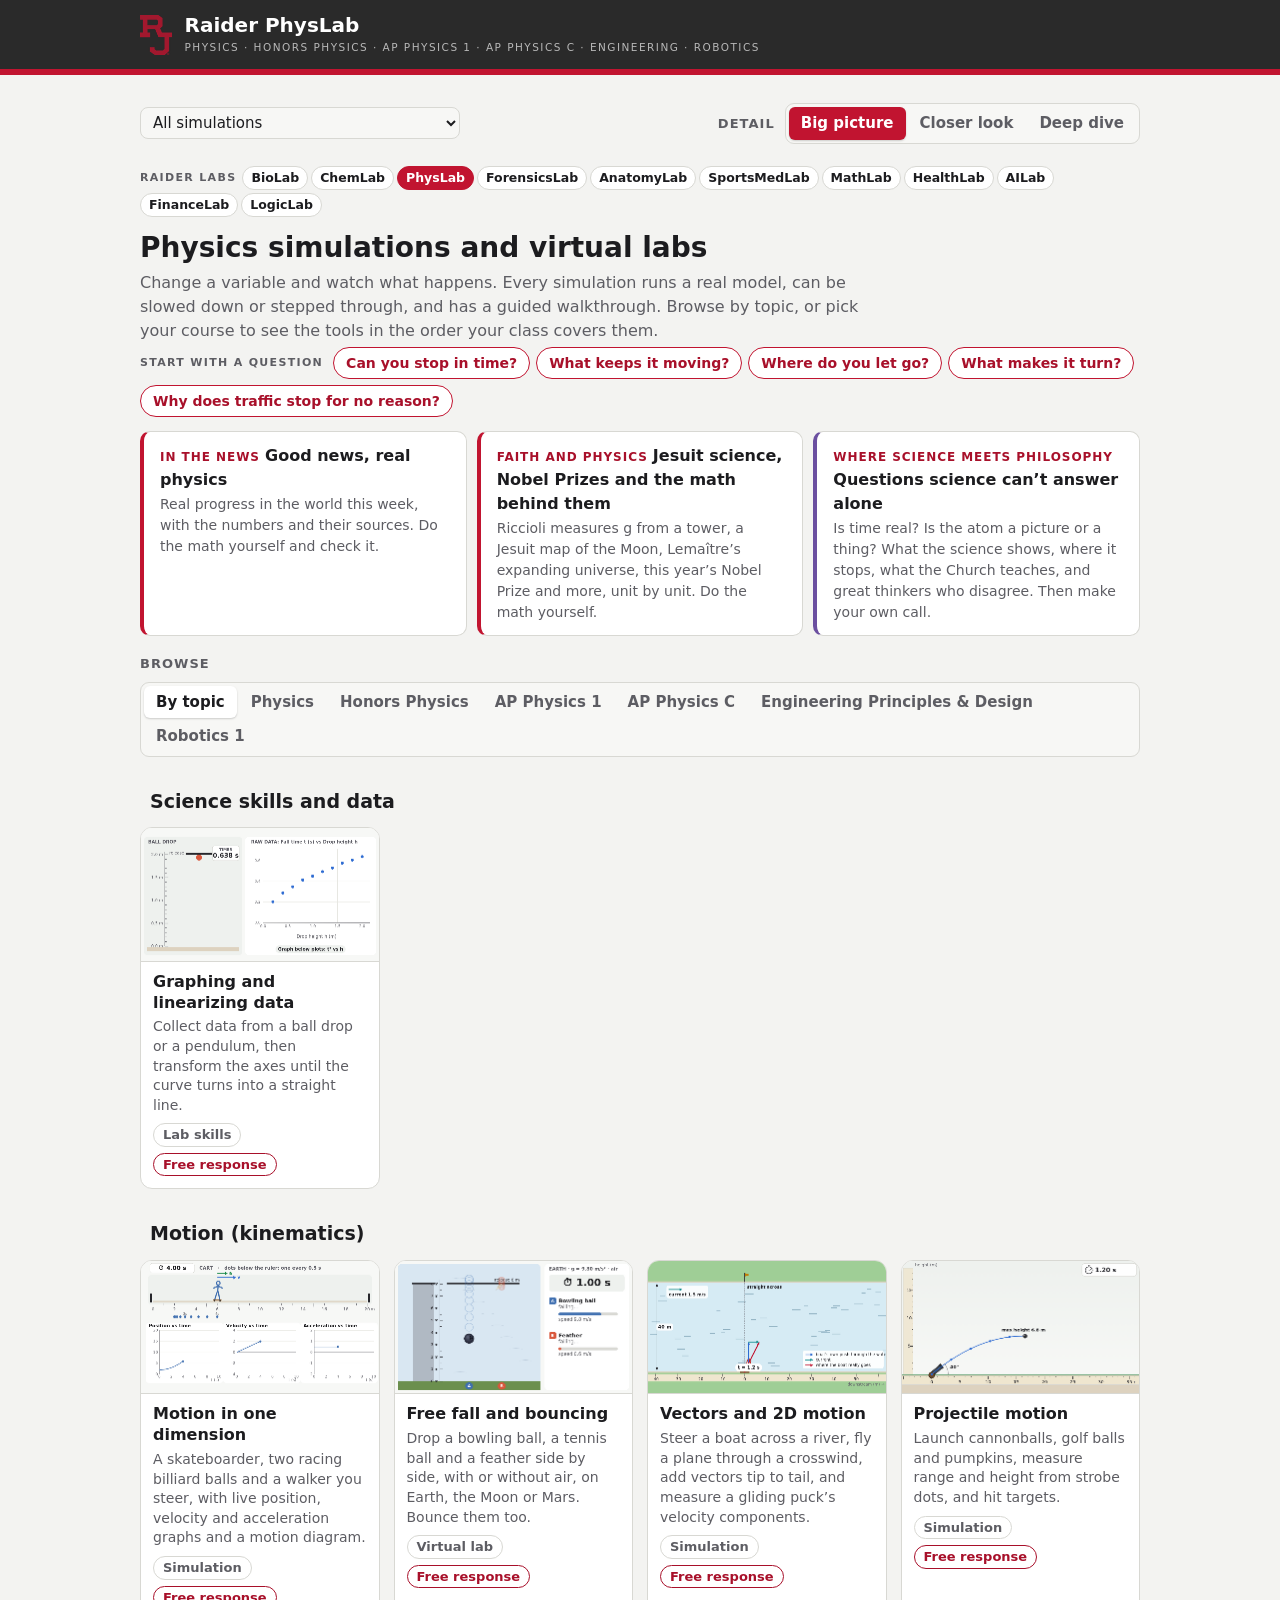
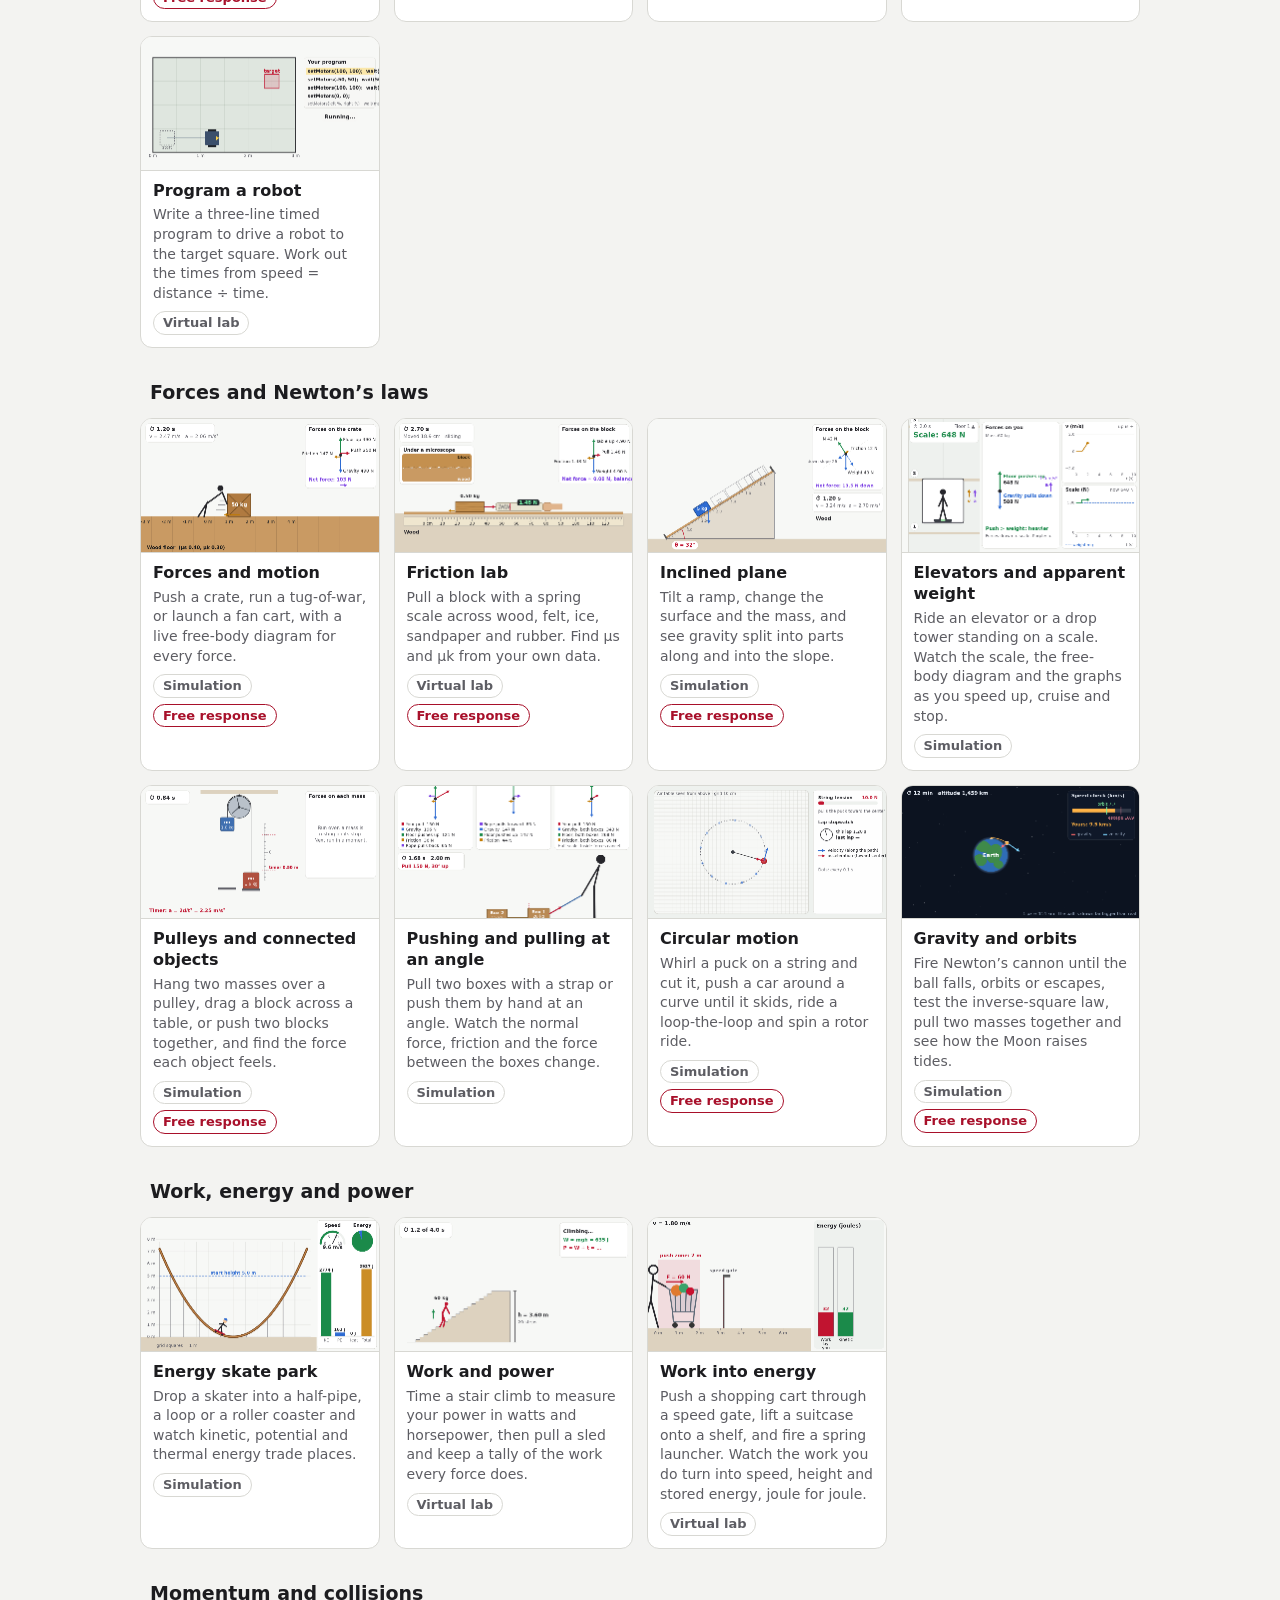
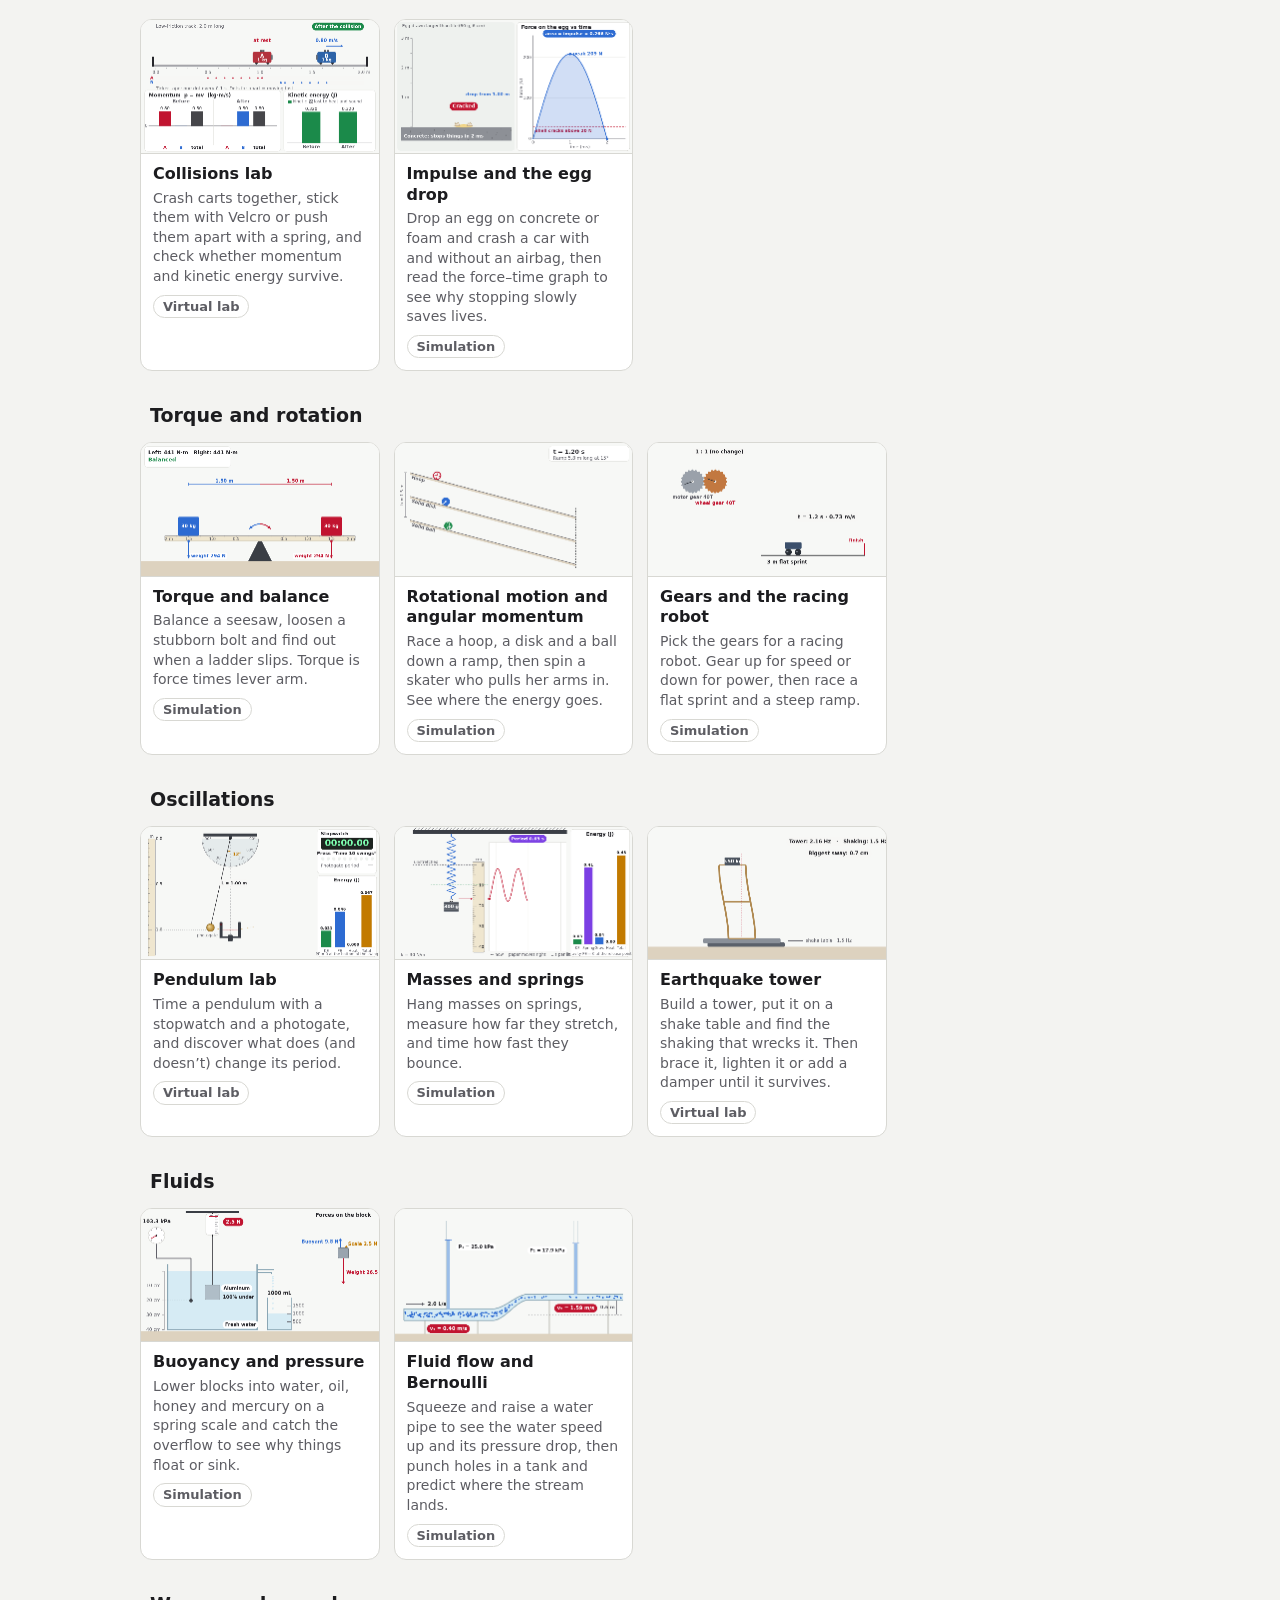
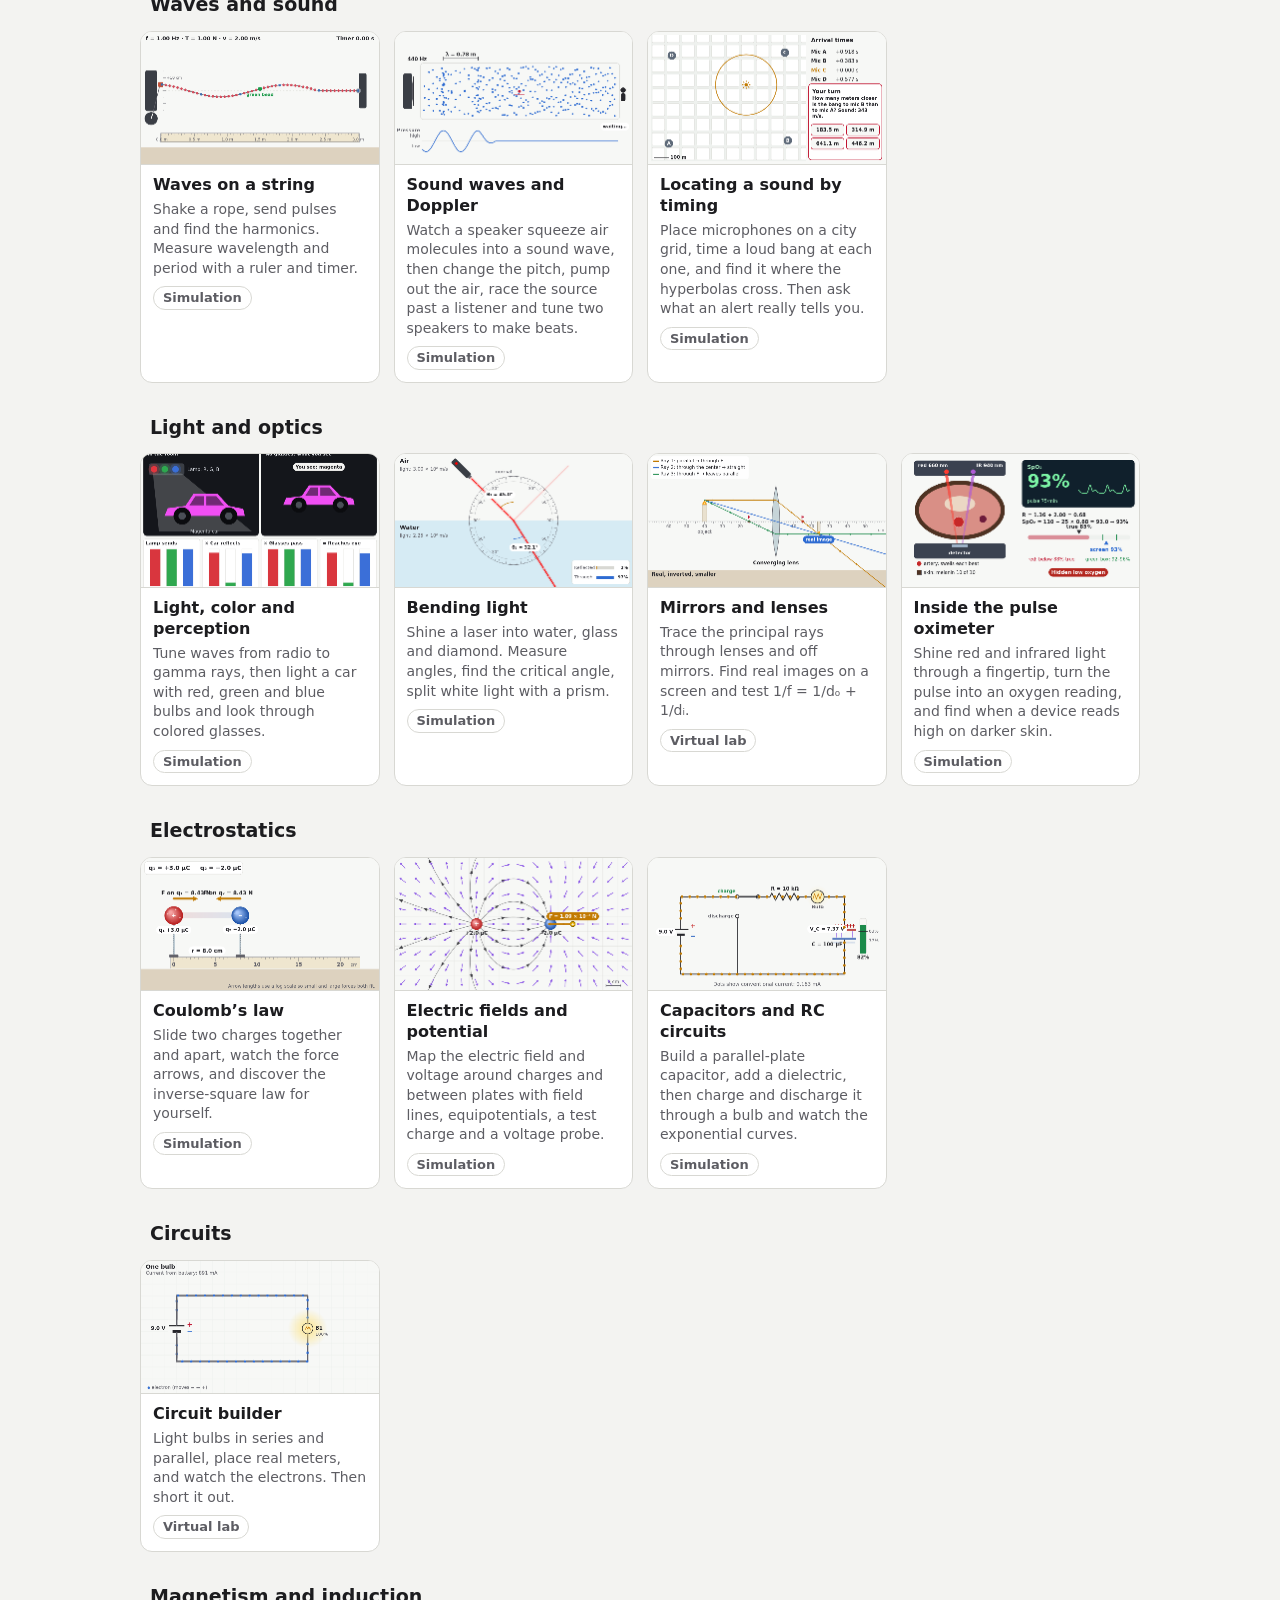
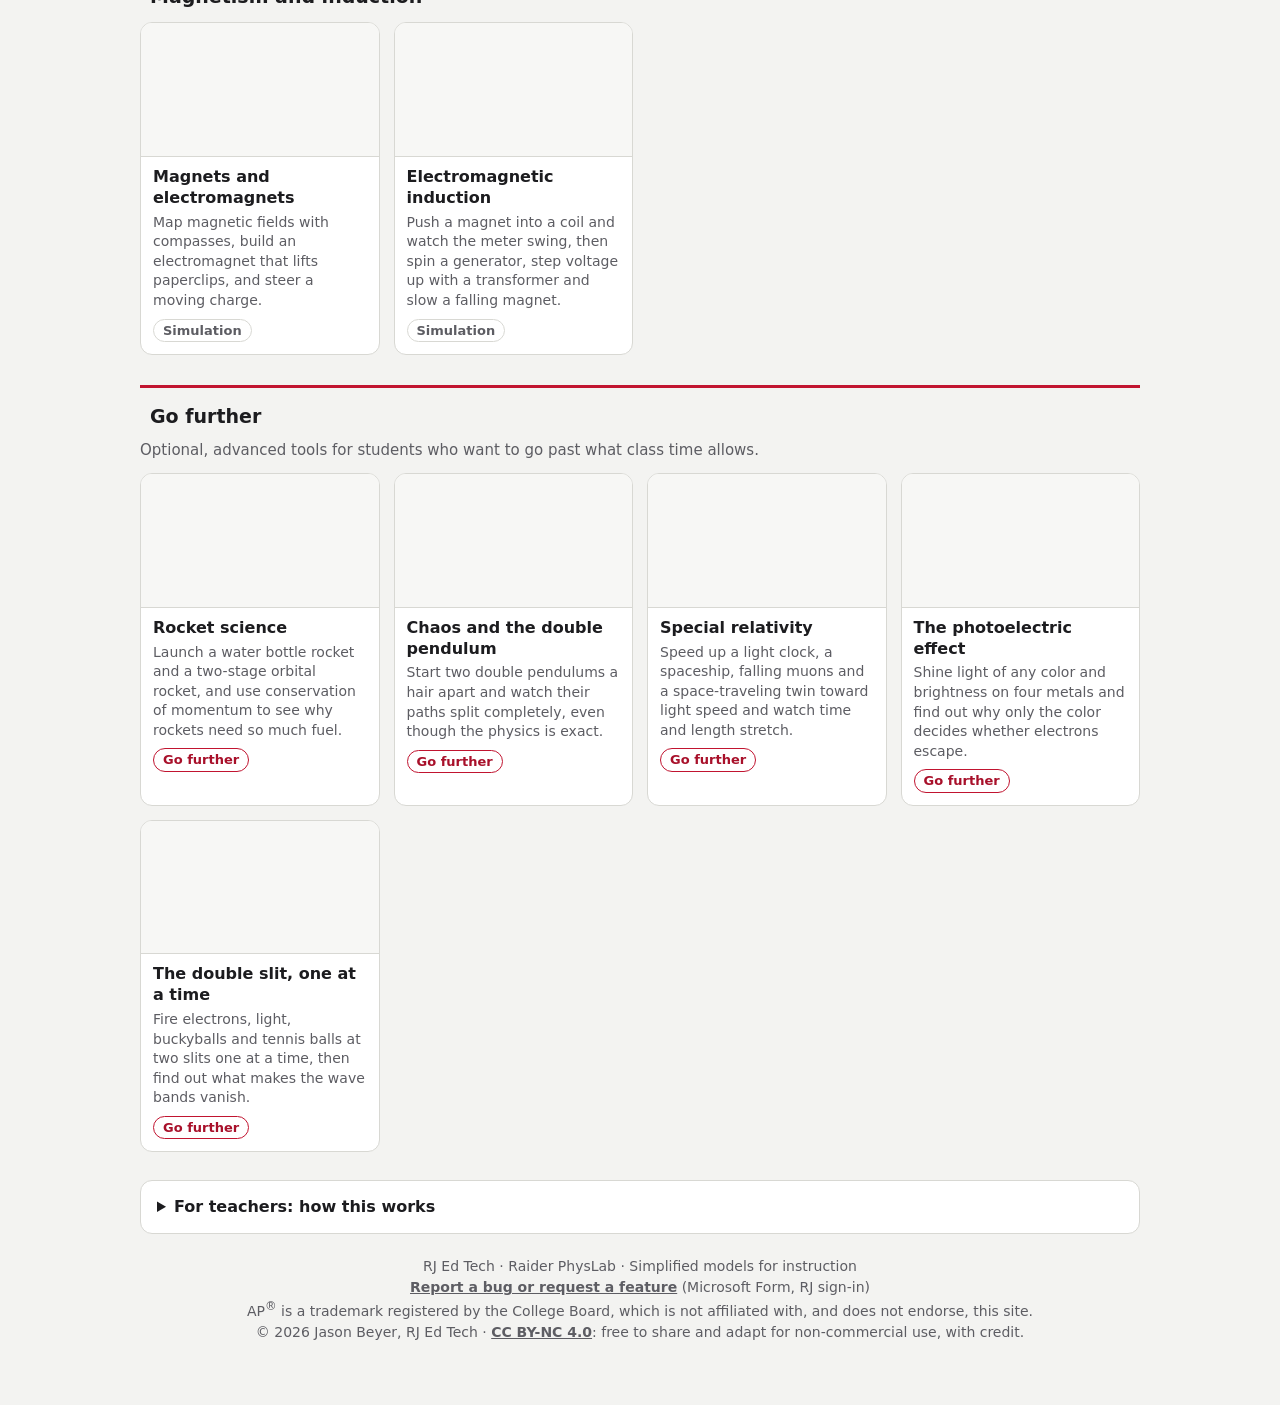
<file: index.html>
<!DOCTYPE html>
<html lang="en">
<head>
<meta charset="utf-8">
<meta name="viewport" content="width=device-width, initial-scale=1, viewport-fit=cover">
<title>Raider PhysLab</title>
<meta name="description" content="Interactive physics simulations and virtual labs for Physics, Honors Physics, AP Physics 1 and AP Physics C.">
<meta name="lab-name" content="Raider PhysLab">
<meta name="lab-key" content="rjphyslab">
<meta name="claude:viewport-fit-sides" content="cover">
<link rel="icon" href="favicon.ico" sizes="any">
<link rel="icon" href="favicon.svg" type="image/svg+xml">
<link rel="apple-touch-icon" href="apple-touch-icon.png">
<link rel="stylesheet" href="biolab.css?v=202611240400">
</head>
<body>
<header class="rj-masthead">
  <div class="hl">
    <img class="rj-mark" src="[data-uri]" alt="RJ">
    <div>
      <h1>Raider PhysLab</h1>
      <p class="tagline">Physics · Honors Physics · AP Physics 1 · AP Physics C · Engineering · Robotics</p>
    </div>
  </div>
</header>

<main class="wrap">
  <nav class="bar">
    <div class="nav-l"><a href="#home" class="back" id="back" hidden>← All simulations</a>
      <select id="jump" class="sel" aria-label="Go to a simulation"></select></div>
    <div class="lvl"><span class="lvl-l" id="lvl-l">Detail</span>
      <div class="seg" id="lvl" role="group" aria-labelledby="lvl-l">
        <button type="button" data-l="bio" title="The main idea, in everyday words">Big picture</button><button type="button" data-l="honors" title="The parts get their names, and you can change more things">Closer look</button><button type="button" data-l="ap" title="Everything, including the numbers and the math">Deep dive</button>
      </div>
    </div>
  </nav>

  <section id="home">
    <nav class="labs" aria-label="Raider Labs"><span class="labs-l">Raider Labs</span><a href="https://rjedtech.github.io/Raider-BioLab/" title="Biology">BioLab <small>Biology</small></a><a href="https://rjedtech.github.io/Raider-ChemLab/" title="Chemistry">ChemLab <small>Chemistry</small></a><a href="https://rjedtech.github.io/Raider-PhysLab/" aria-current="page" title="Physics">PhysLab <small>Physics</small></a><a href="https://rjedtech.github.io/Raider-ForensicsLab/" title="Forensic Science">ForensicsLab <small>Forensic Science</small></a><a href="https://rjedtech.github.io/Raider-AnatomyLab/" title="Anatomy &amp; Physiology">AnatomyLab <small>Anatomy &amp; Physiology</small></a><a href="https://rjedtech.github.io/Raider-SportsMedLab/" title="Sports Medicine">SportsMedLab <small>Sports Medicine</small></a><a href="https://rjedtech.github.io/Raider-MathLab/" title="Mathematics">MathLab <small>Mathematics</small></a><a href="https://rjedtech.github.io/Raider-HealthLab/" title="Health">HealthLab <small>Health</small></a><a href="https://rjedtech.github.io/Raider-AILab/" title="Artificial Intelligence">AILab <small>Artificial Intelligence</small></a><a href="https://rjedtech.github.io/Raider-FinanceLab/" title="Personal Finance">FinanceLab <small>Personal Finance</small></a><a href="https://rjedtech.github.io/Raider-LogicLab/" title="Logic &amp; Argument">LogicLab <small>Logic &amp; Argument</small></a></nav>
    <div class="home-head">
      <h2>Physics simulations and virtual labs</h2>
      <p class="lede">Change a variable and watch what happens. Every simulation runs a real model, can be slowed down or stepped through, and has a guided walkthrough. Browse by topic, or pick your course to see the tools in the order your class covers them.</p>
    </div>
    <div class="home-cards">
      <a class="news-entry" href="news.html" style="display:block;margin:4px 0 14px;padding:12px 16px;border:1px solid var(--line);border-left:4px solid var(--rj);border-radius:10px;background:var(--card);color:var(--fg);text-decoration:none;max-width:72ch"><span style="font-size:12px;font-weight:700;letter-spacing:.08em;text-transform:uppercase;color:var(--rj-ink)">In the News</span> <b>Good news, real physics</b> <span style="display:block;color:var(--muted);font-size:14px;margin-top:2px">Real progress in the world this week, with the numbers and their sources. Do the math yourself and check it.</span></a>
      <a class="news-entry faith-entry" href="faith.html" style="display:block;margin:4px 0 14px;padding:12px 16px;border:1px solid var(--line);border-left:4px solid var(--rj);border-radius:10px;background:var(--card);color:var(--fg);text-decoration:none;max-width:72ch"><span style="font-size:12px;font-weight:700;letter-spacing:.08em;text-transform:uppercase;color:var(--rj-ink)">Faith and Physics</span> <b>Jesuit science, Nobel Prizes and the math behind them</b> <span style="display:block;color:var(--muted);font-size:14px;margin-top:2px">Riccioli measures g from a tower, a Jesuit map of the Moon, Lemaître’s expanding universe, this year’s Nobel Prize and more, unit by unit. Do the math yourself.</span></a>
      <a class="news-entry borders-entry" href="borders.html" style="display:block;margin:4px 0 14px;padding:12px 16px;border:1px solid var(--line);border-left:4px solid #6b4fa0;border-radius:10px;background:var(--card);color:var(--fg);text-decoration:none;max-width:72ch"><span style="font-size:12px;font-weight:700;letter-spacing:.08em;text-transform:uppercase;color:var(--rj-ink)">Where science meets philosophy</span> <b>Questions science can’t answer alone</b> <span style="display:block;color:var(--muted);font-size:14px;margin-top:2px">Is time real? Is the atom a picture or a thing? What the science shows, where it stops, what the Church teaches, and great thinkers who disagree. Then make your own call.</span></a>
    </div>
    <div class="browse-row"><span class="lvl-l" id="browse-l">Browse</span><div class="seg" id="browse" role="group" aria-labelledby="browse-l"></div></div>
    <div id="units"></div>
  </section>

  <div id="sims"></div>

  <details class="notes" id="notes">
    <summary>For teachers: how this works</summary>
    <p class="notes-guide" style="display:flex;flex-wrap:wrap;gap:8px;align-items:center;margin:2px 0 8px"><a class="btn primary" href="teacher-guide.html" style="text-decoration:none;color:#fff">Open the teacher guide</a><a class="btn" href="parts-of-a-tool.docx" download style="text-decoration:none;color:var(--fg)">Parts of a tool (Word)</a><a class="btn" href="student-guide-sheet.docx" download style="text-decoration:none;color:var(--fg)">Blank sheet for any tool (Word)</a><span>Labeled pictures, a plan and a blank student sheet for any tool. Teachers can get a sheet made for each simulation, with answer keys, from Ed Tech.</span></p>
    <div class="cols">
      <div>
        <h4>One site, three levels of detail</h4>
        <p>The Detail switch keeps the same model running underneath. It changes how much students see and control, and any student can choose any level:</p>
        <ul>
          <li><b>Big picture</b> (fits Physics): the main idea in everyday words, with the core variables.</li>
          <li><b>Closer look</b> (fits Honors Physics): the parts get their names, with more variables and more challenges.</li>
          <li><b>Deep dive</b> (fits AP Physics 1 and AP Physics C): everything, including the numbers, the math and claim–evidence–reasoning prompts.</li>
        </ul>
        <h4>Built to make the invisible concrete</h4>
        <ul>
          <li><b>Walk me through it:</b> a guided, slowed-down tour that dims everything except the part being explained.</li>
          <li><b>Slow motion and Step:</b> speeds down to 0.1×, and Step moves forward a moment at a time while paused.</li>
          <li><b>Live caption:</b> explains what is happening right now, and why.</li>
          <li><b>Scale line:</b> tells students what they are looking at and how big it is.</li>
        </ul>
      </div>
      <div>
        <h4>Three ways in</h4>
        <ul>
          <li><b>Guided</b> (every tool opens here): the walkthrough one step at a time, then the predict-then-test questions one at a time.</li>
          <li><b>Want students straight in the simulation?</b> A plain link opens Guided. Under the tool, open <b>Embed this tool in Canvas</b>, set <b>Start in</b> to <b>Full lab</b>, and press <b>Copy link</b>. Students can also press <b>Skip to the full lab</b> at any step.</li>
          <li><b>A moment to look:</b> the first time a student meets a step, Next and the answer buttons wait 3 to 5 seconds while the model plays and the part being explained pulses. Steps already seen never wait. Presenting to the class? Open <a href="?pace=off">this link</a> once on your computer and the wait stays off there on every Raider Labs site (<a href="?pace=on">turn it back on</a>).</li>
          <li><b>Challenge</b> (on some tools): a scored game where students calculate the answer first, like landing a projectile on a target.</li>
          <li><b>Full lab</b>: every variable, the graph, the data table and an investigation.</li>
        </ul>
        <h4>Virtual labs: your handouts, on a virtual bench</h4>
        <p>Some tools have a <b>Virtual lab</b> button that runs an RJ lab step by step. Students read the instruments themselves, record their own data, graph it, answer the questions, and save the finished lab as a PDF or Word file to turn in on Canvas. Use it for absent students, for pre-lab practice, or when equipment is short.</p>
        <ul>
          <li><a href="#sound">Speed of sound with a resonance tube</a> (Physics, Unit 7)</li>
          <li><a href="#lenses">Plane mirrors: law of reflection and image distance</a> (Physics, Unit 8)</li>
          <li><a href="#color">Light and color: the EM spectrum, and colored lights and filters</a> (Physics, Unit 8)</li>
        </ul>
        <h4>Review questions and unit paths</h4>
        <p>Some tools now have a <b>Review</b> mode: real-world and test-style questions with step-by-step solutions, a button that sets the problem up in the lab, and links to released AP exam questions. In any course view, <b>Walk through this unit</b> opens the unit’s tools in order. It works well for absent students, and you can put it on a Canvas page.</p>
        <h4>Free-response practice (AP Physics 1)</h4>
        <p>Tools in AP Physics 1 Units 1 and 2 have a <b>Free response</b> mode: original questions in the four current AP free-response types, worth the same points as on the exam. Students write their answer, check any final number, then score themselves point by point against an AP-style scoring guide, with a full-credit answer and the common ways to lose points. Answers stay in the browser tab and are not sent anywhere. In the AP Physics 1 course view, each unit lists its free-response questions.</p>
        <h4>Put a tool in Canvas</h4>
        <p>Open any tool and use <b>Embed this tool in Canvas</b> at the bottom. Choose where it starts, copy the code and paste it into a Canvas page.</p>
        <h4>A 15-minute lesson shape</h4>
        <ul>
          <li>Students start with the walkthrough, then answer the predict-then-test challenges before they see each result.</li>
          <li>Next, the Investigation box above each data table turns the simulation into a lab: change one variable, record trials, and plot them.</li>
          <li>Copy as CSV moves the data into Excel or Desmos for a write-up.</li>
        </ul>
        <h4>About the models</h4>
        <p>Numbers come from simplified models, not recorded animations, so unexpected settings still behave sensibly. Each simulation’s “About this model” section lists its assumptions.</p>
        <h4>Privacy</h4>
        <p>Everything runs in the browser. There are no logins, and no student data leaves the device. An anonymous page counter (no cookies, no names) records which tools are opened and whether the visit came through a school device.</p>
      </div>
    </div>
  </details>
  <p class="foot">RJ Ed Tech · Raider PhysLab · Simplified models for instruction<br><a href="https://forms.cloud.microsoft/Pages/ResponsePage.aspx?id=4SwuQZc-CEClZjjFdYLisQzihhIB-7hPp9L3AOSeJONUOVJaVTVMOE9YMFNSVVM3TUNOOFVQR1pYTi4u&amp;rc59cb41123d3497584d2ca10cb9e1c54=%22Raider%20PhysLab%22" target="_blank" rel="noopener">Report a bug or request a feature</a> (Microsoft Form, RJ sign-in)<br>AP<sup>®</sup> is a trademark registered by the College Board, which is not affiliated with, and does not endorse, this site.<br>© 2026 Jason Beyer, RJ Ed Tech · <a href="https://creativecommons.org/licenses/by-nc/4.0/" target="_blank" rel="license noopener">CC BY-NC 4.0</a>: free to share and adapt for non-commercial use, with credit.</p>
</main>

<script src="engine.js?v=202611240400"></script>
<script src="bench.js?v=202611101200"></script>
<script src="sims/linearize.js?v=202611172330"></script>
<script src="sims/motion1d.js?v=202611112000"></script>
<script src="sims/freefall.js?v=202611181930"></script>
<script src="sims/vectors2d.js?v=202611101200"></script>
<script src="sims/projectile.js?v=202611180130"></script>
<script src="sims/forces.js?v=202611180130"></script>
<script src="sims/friction.js?v=202611180130"></script>
<script src="sims/elevator.js?v=202611180130"></script>
<script src="sims/twobody.js?v=202611180130"></script>
<script src="sims/incline.js?v=202611180130"></script>
<script src="sims/atwood.js?v=202611180130"></script>
<script src="sims/circular.js?v=202611172330"></script>
<script src="sims/gravity.js?v=202611180130"></script>
<script src="sims/skatepark.js?v=202611180130"></script>
<script src="sims/power.js?v=202611172330"></script>
<script src="sims/workenergy.js?v=202611180310"></script>
<script src="sims/collisions.js?v=202611180130"></script>
<script src="sims/impulse.js?v=202611180130"></script>
<script src="sims/torque.js?v=202611101200"></script>
<script src="sims/rotation.js?v=202611101200"></script>
<script src="sims/pendulum.js?v=202611101200"></script>
<script src="sims/springs.js?v=202611180130"></script>
<script src="sims/quaketower.js?v=202611180130"></script>
<script src="sims/gears.js?v=202611180130"></script>
<script src="sims/botdrive.js?v=202611172330"></script>
<script src="sims/buoyancy.js?v=202611101200"></script>
<script src="sims/fluidflow.js?v=202611101200"></script>
<script src="sims/waves.js?v=202611181930"></script>
<script src="sims/sound.js?v=202611101200"></script>
<script src="sims/shotspotter.js?v=202611180130"></script>
<script src="sims/refraction.js?v=202611180130"></script>
<script src="sims/lenses.js?v=202611172330"></script>
<script src="sims/oximeter.js?v=202611172330"></script>
<script src="sims/coulomb.js?v=202611180130"></script>
<script src="sims/efield.js?v=202611180130"></script>
<script src="sims/capacitor.js?v=202611101200"></script>
<script src="sims/circuit.js?v=202611172330"></script>
<script src="sims/magnetism.js?v=202611180130"></script>
<script src="sims/induction.js?v=202611181930"></script>
<script src="sims/photoelectric.js?v=202611180130"></script>
<script src="sims/relativity.js?v=202611180130"></script>
<script src="sims/rocket.js?v=202611180130"></script>
<script src="sims/chaos.js?v=202611101200"></script>
<script src="courses.js?v=202611192330"></script>
<script src="sims/color.js?v=202611181930"></script>
<script src="sims/doubleslit.js?v=202611192330"></script>
<script src="practical.js?v=202611180300"></script>
<script src="learn-graph-kit.js?v=202611190000"></script>
<script src="review.js?v=202611181930"></script>
<script src="myths.js?v=202611172300"></script>
<script src="review-spring.js?v=202611181930"></script>
<script src="learn.js?v=202611190200"></script>
<script src="learn-spring.js?v=202611240100"></script>
<script src="learn-eng.js?v=202611190200"></script>
<script src="borders.js?v=202611192330"></script>
<script src="frq.js?v=202611101200"></script>
<script src="learn-more.js?v=202611190200"></script>
<script src="learn-fall.js?v=202611190300"></script>
<script src="learn-doubleslit.js?v=202611192330"></script>
<script>BioLab.start();</script>
<script src="help-text.js?v=202611191600"></script>
<script>window.RL_STORIES=[{"q": "Can you stop in time?", "href": "story/motion.html", "tools": ["motion1d"]}, {"q": "What keeps it moving?", "href": "story/forces.html", "tools": ["forces"]}, {"q": "Where do you let go?", "href": "story/projectile.html", "tools": ["projectile"]}, {"q": "What makes it turn?", "href": "story/circular.html", "tools": ["circular", "gravity"]}, {"q": "Why does traffic stop for no reason?", "href": "story/traffic.html", "tools": ["waves"]}];</script>
<script src="story-links.js?v=202611240600"></script>
<script src="student-help.js?v=202611240500"></script>
<!-- Anonymous page-view count (GoatCounter, rjedtech.goatcounter.com): no cookies, no personal data, no form contents.
     Each tool (#id) counts as its own page; anything after = or @ in the address is never sent.
     A visit through the school's Securly filter (?scrlybrkr in the address) adds ?sd = school device; nothing else about the visitor is sent. -->
<script>
window.goatcounter={no_onload:true};
(function(){var last=null,tries=0;
function route(){var h=(location.hash||'').slice(1).split(/[=@?&]/)[0].replace(/[^A-Za-z0-9_-]/g,'').slice(0,40);return location.pathname.replace(/index\.html$/,'')+(h?'#'+h:'')+(/scrlybrkr/.test(location.search)?'?sd':'');}
function go(){var p=route();if(p===last)return;var g=window.goatcounter;if(!g||typeof g.count!=='function'){if(tries++<40)setTimeout(go,250);return;}last=p;try{g.count({path:p});}catch(e){}}
window.addEventListener('hashchange',go);if(document.readyState==='complete')go();else window.addEventListener('load',go);})();
</script>
<script data-goatcounter="https://rjedtech.goatcounter.com/count" async src="//gc.zgo.at/count.js"></script>
</body>
</html>
</file>
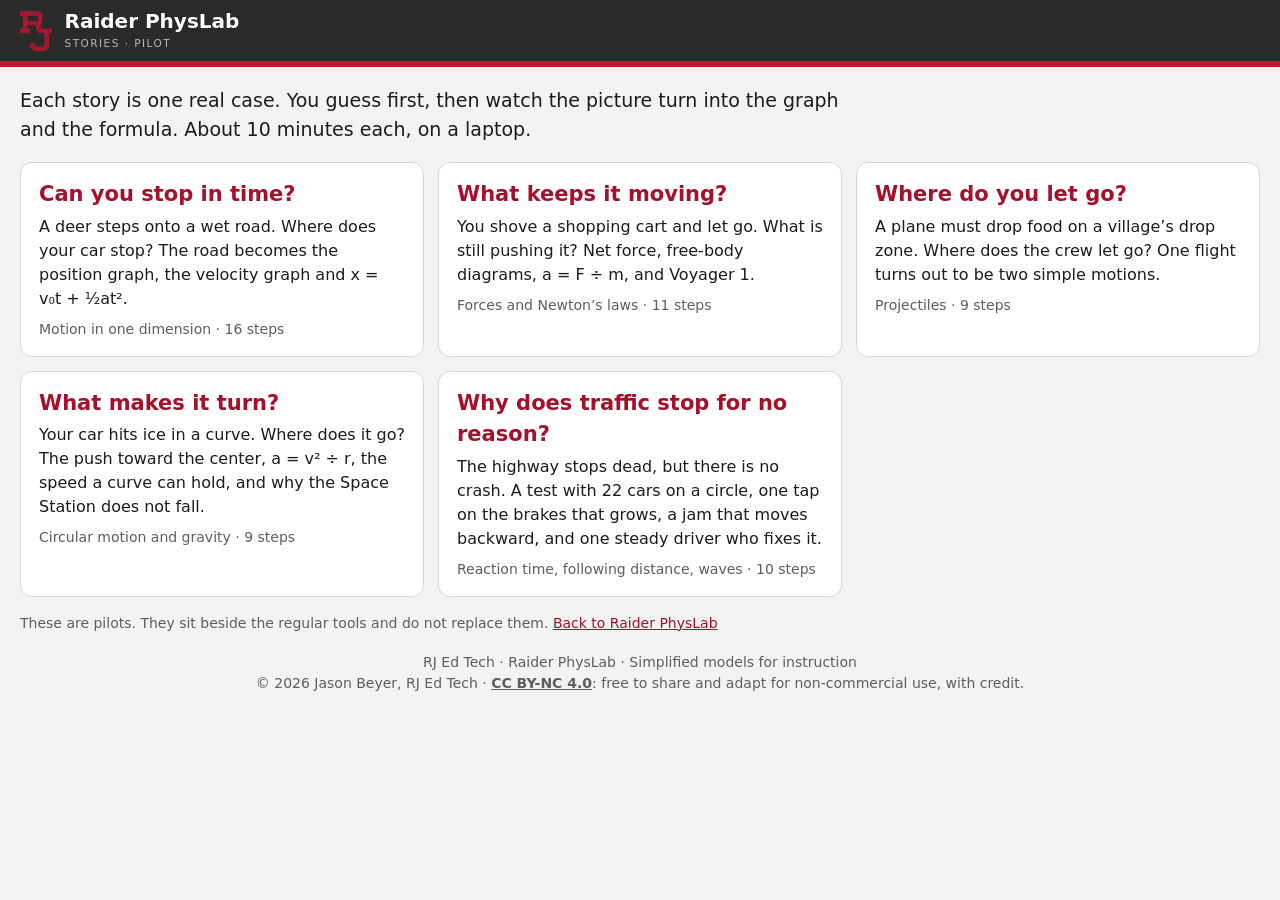
<file: story/index.html>
<!DOCTYPE html>
<html lang="en" data-theme="light">
<head>
<meta charset="utf-8">
<meta name="viewport" content="width=device-width, initial-scale=1">
<title>Stories · Raider PhysLab</title>
<meta name="description" content="Raider PhysLab stories: one real case each, where students predict first and watch the picture turn into the graph and the formula.">
<link rel="icon" href="../favicon.ico" sizes="any">
<link rel="icon" href="../favicon.svg" type="image/svg+xml">
<link rel="stylesheet" href="kit.css?v=20261121a">
</head>
<body>
<header class="mast"><div class="mast-in">
  <img src="[data-uri]" alt="RJ">
  <div><h1>Raider PhysLab</h1><p>Stories · pilot</p></div>
</div></header>
<main class="wrap">
  <p style="font-size:19px;max-width:820px">Each story is one real case. You guess first, then watch the picture turn into the graph and the formula. About 10 minutes each, on a laptop.</p>
  <ul class="stories">
    <li><a href="motion.html"><h2>Can you stop in time?</h2><p>A deer steps onto a wet road. Where does your car stop? The road becomes the position graph, the velocity graph and x = v₀t + ½at².</p><span class="small">Motion in one dimension · 16 steps</span></a></li>
    <li><a href="forces.html"><h2>What keeps it moving?</h2><p>You shove a shopping cart and let go. What is still pushing it? Net force, free-body diagrams, a = F ÷ m, and Voyager 1.</p><span class="small">Forces and Newton’s laws · 11 steps</span></a></li>
    <li><a href="projectile.html"><h2>Where do you let go?</h2><p>A plane must drop food on a village’s drop zone. Where does the crew let go? One flight turns out to be two simple motions.</p><span class="small">Projectiles · 9 steps</span></a></li>
    <li><a href="circular.html"><h2>What makes it turn?</h2><p>Your car hits ice in a curve. Where does it go? The push toward the center, a = v² ÷ r, the speed a curve can hold, and why the Space Station does not fall.</p><span class="small">Circular motion and gravity · 9 steps</span></a></li>
    <li><a href="traffic.html"><h2>Why does traffic stop for no reason?</h2><p>The highway stops dead, but there is no crash. A test with 22 cars on a circle, one tap on the brakes that grows, a jam that moves backward, and one steady driver who fixes it.</p><span class="small">Reaction time, following distance, waves · 10 steps</span></a></li>
  </ul>
  <p class="small">These are pilots. They sit beside the regular tools and do not replace them. <a href="../index.html">Back to Raider PhysLab</a></p>
  <p class="foot">RJ Ed Tech · Raider PhysLab · Simplified models for instruction<br>
  © 2026 Jason Beyer, RJ Ed Tech · <a href="https://creativecommons.org/licenses/by-nc/4.0/" target="_blank" rel="license noopener">CC BY-NC 4.0</a>: free to share and adapt for non-commercial use, with credit.</p>
</main>
<script data-goatcounter="https://rjedtech.goatcounter.com/count" async src="//gc.zgo.at/count.js"></script>
</body>
</html>
</file>
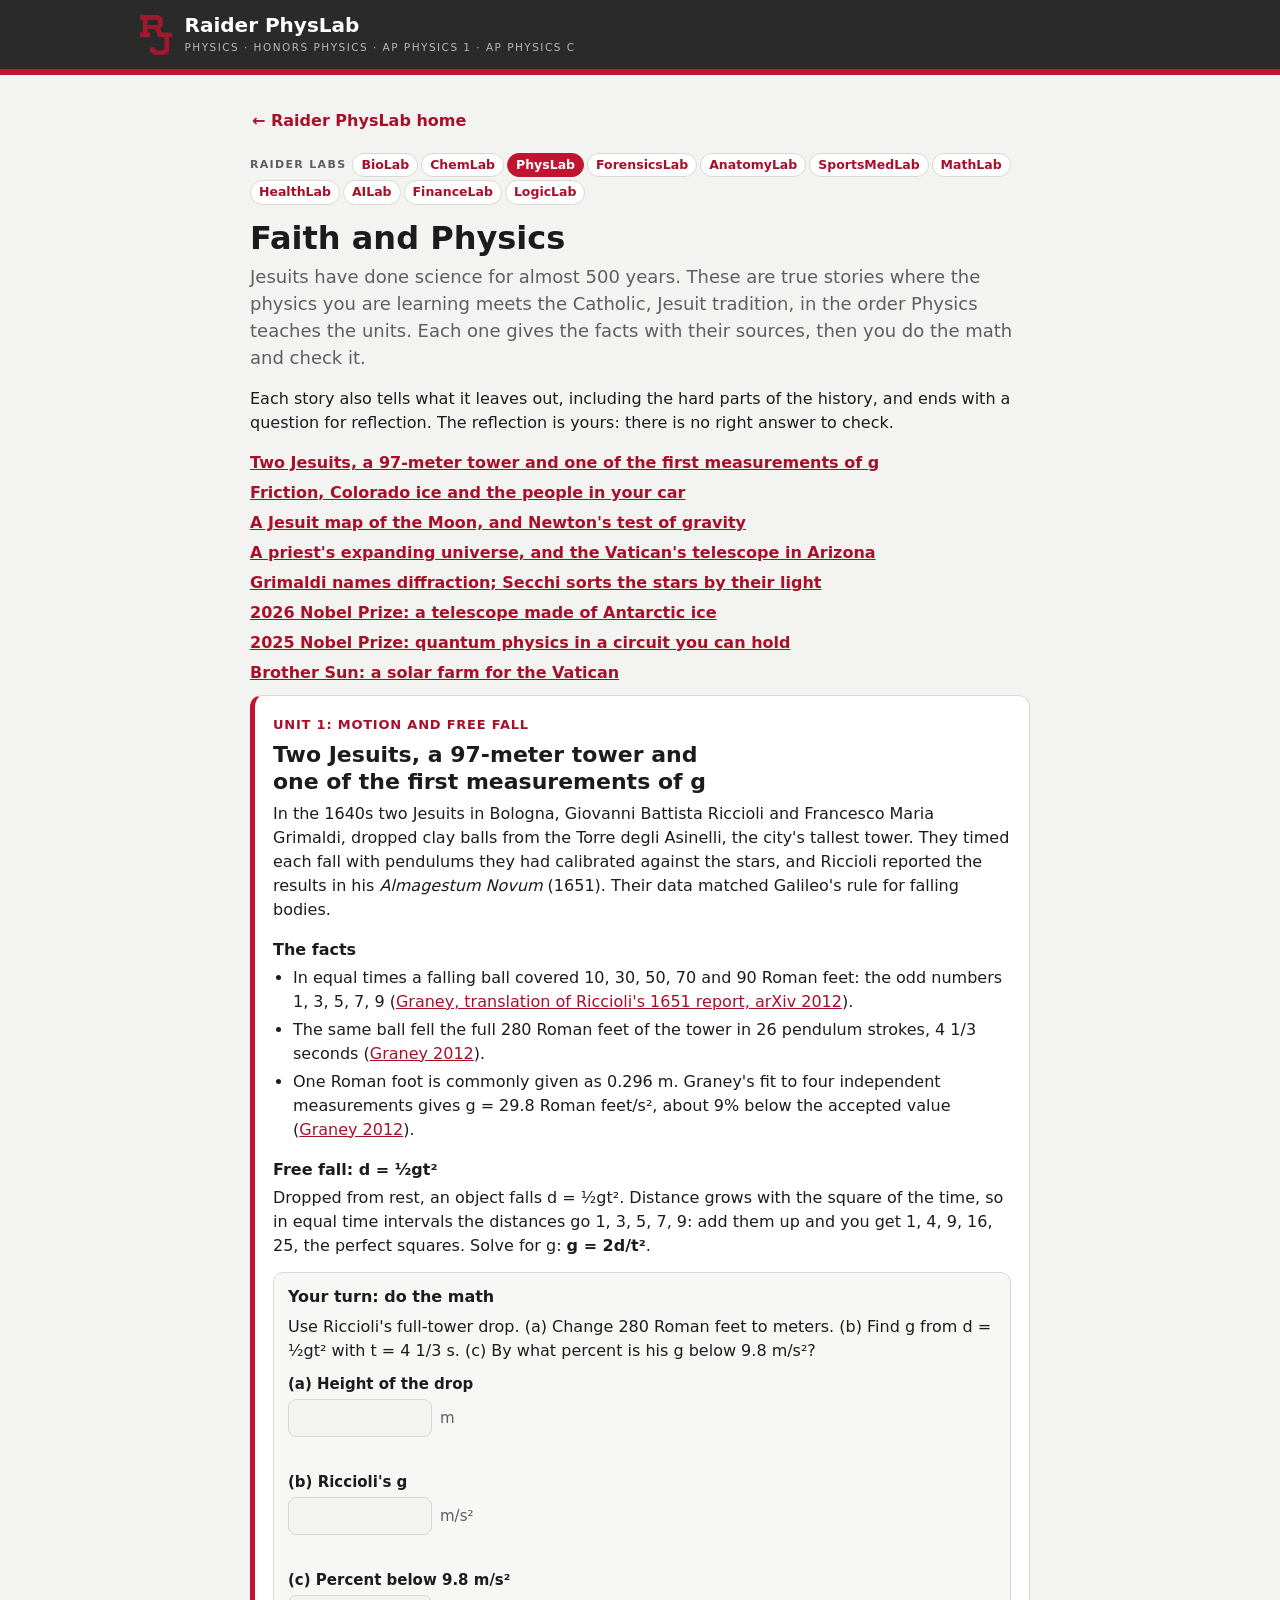
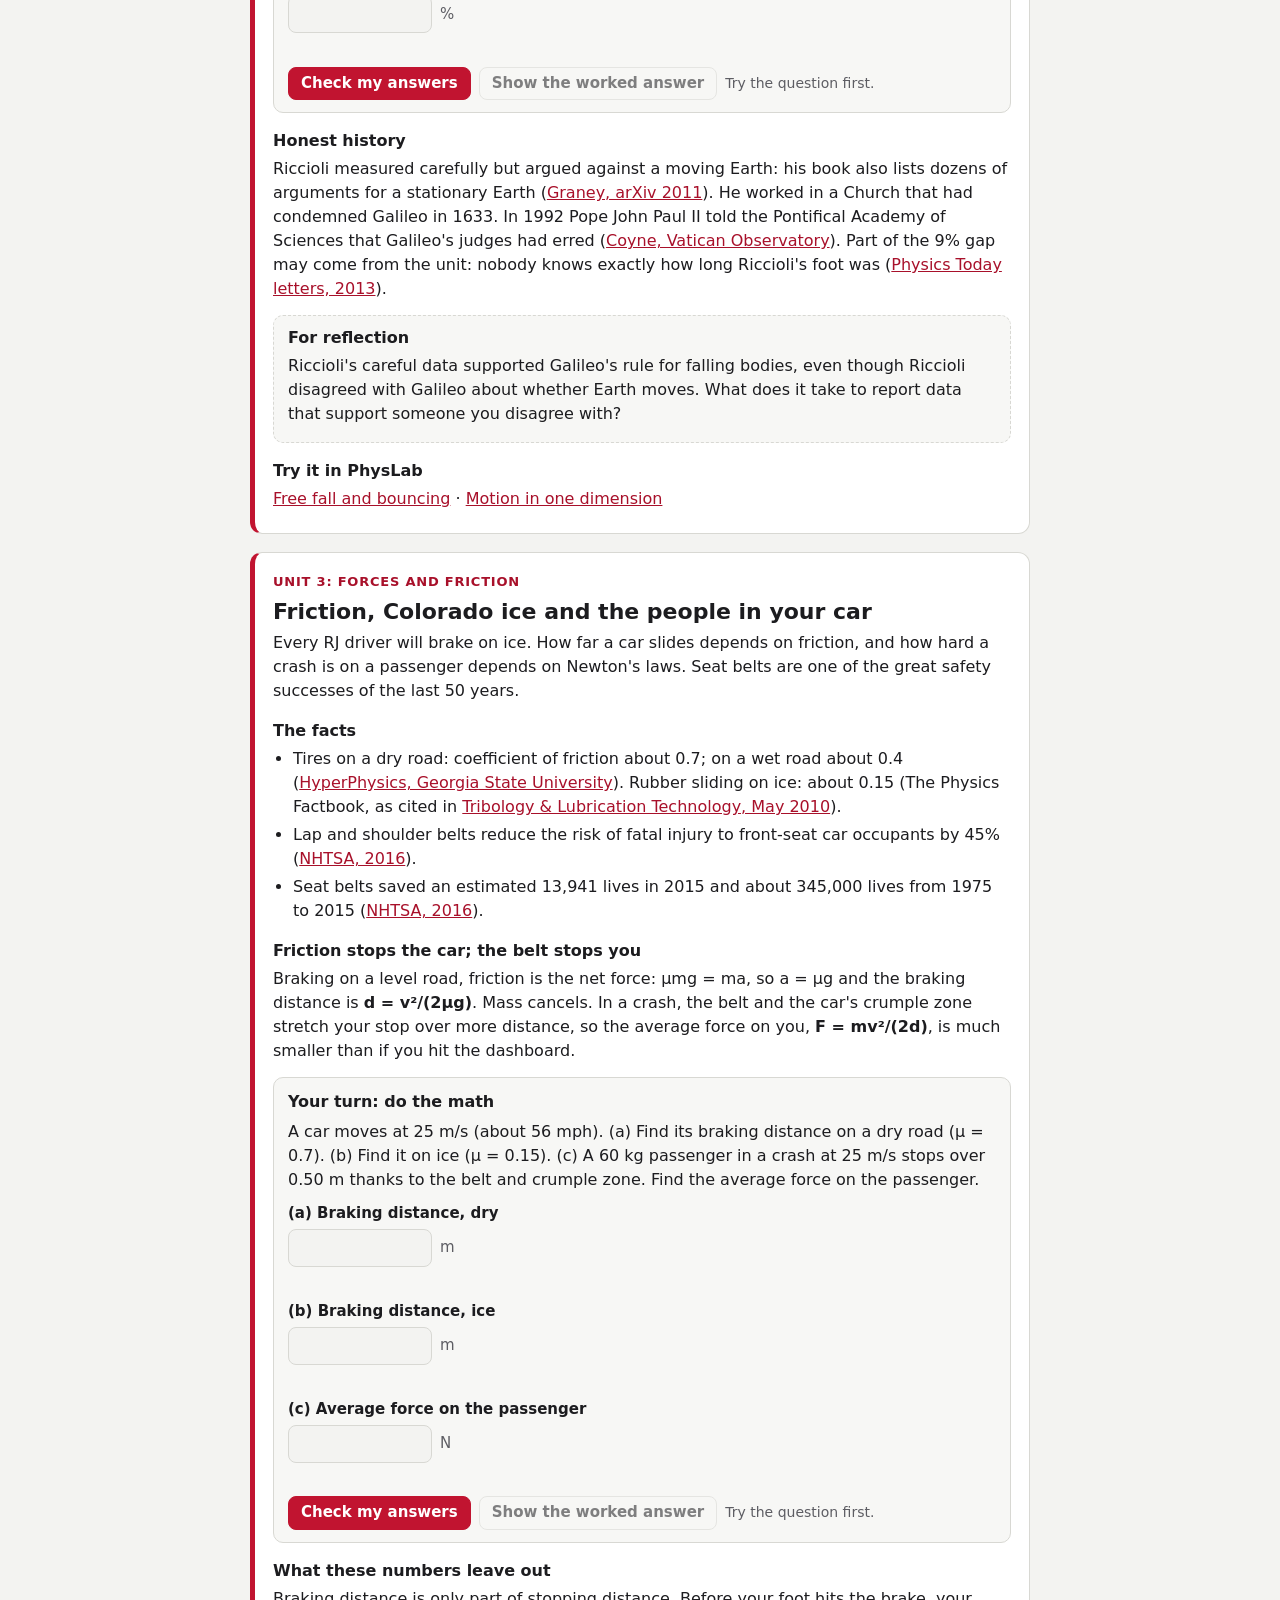
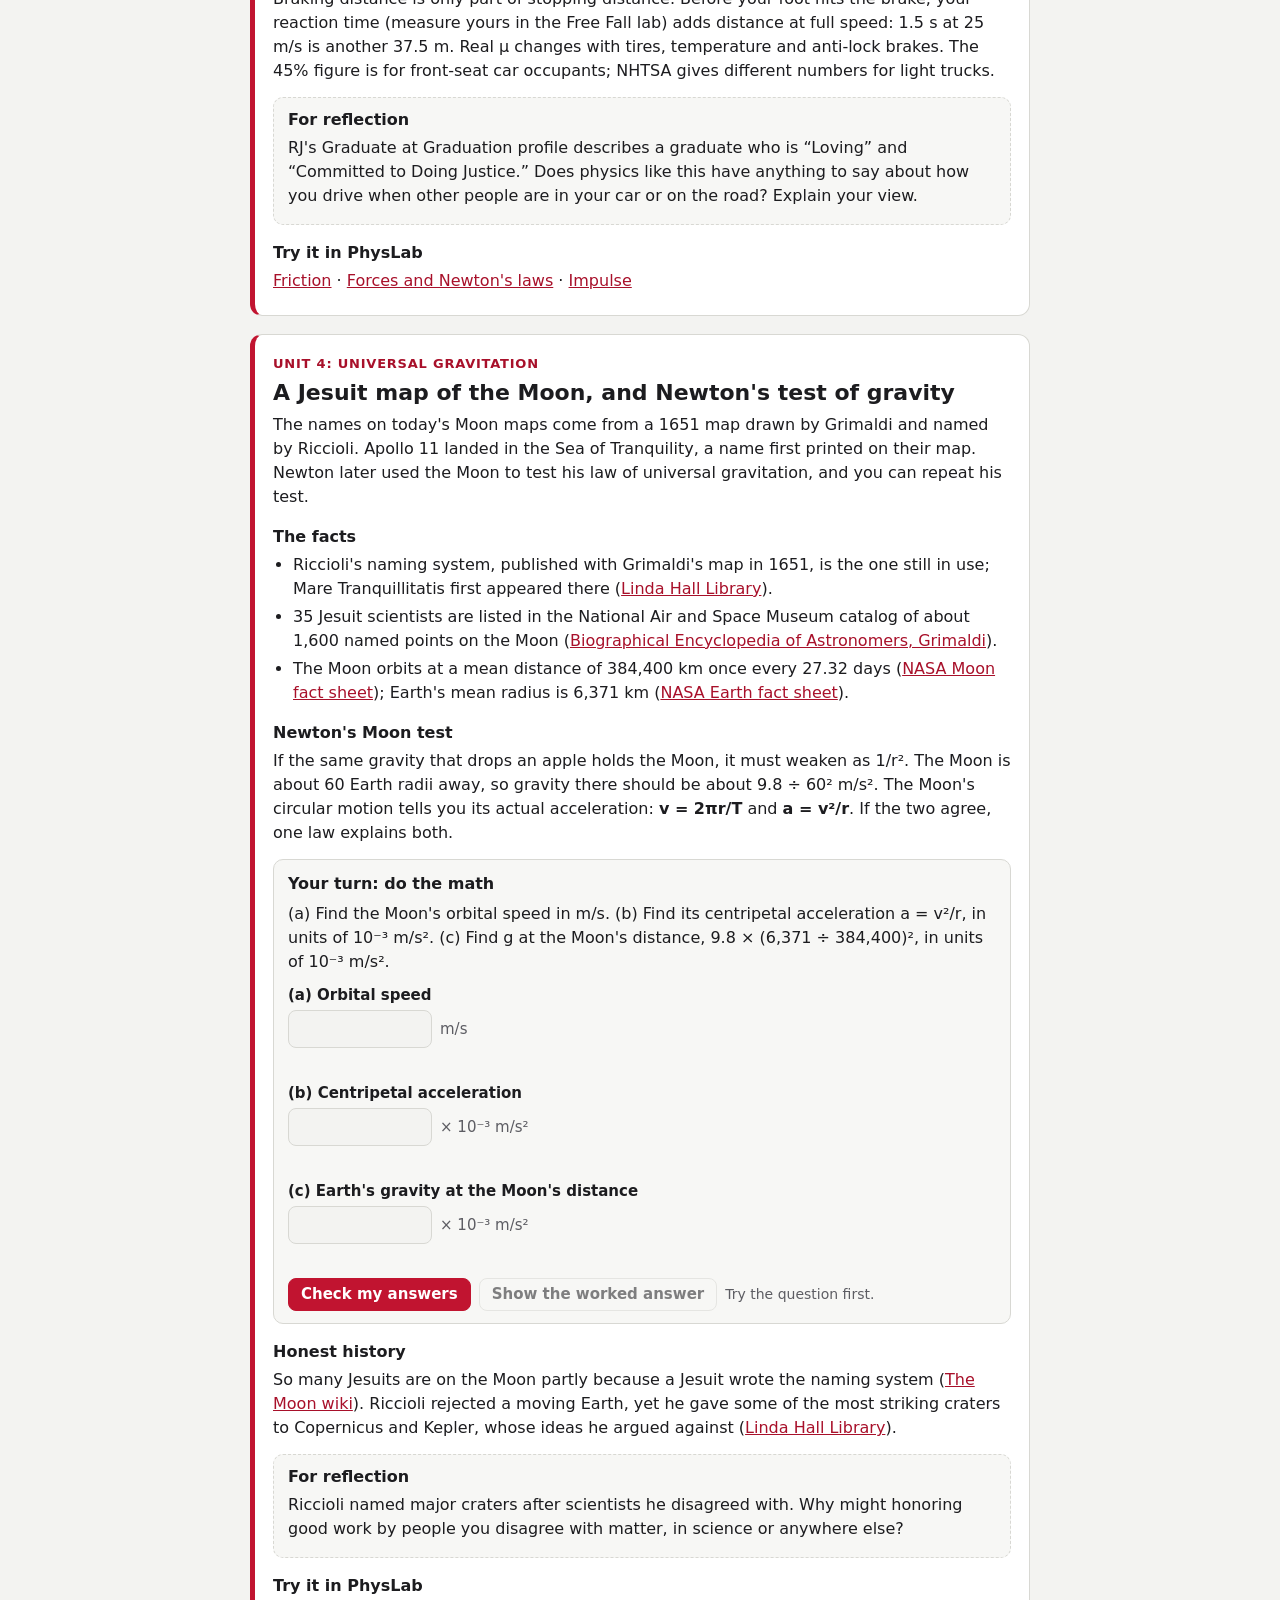
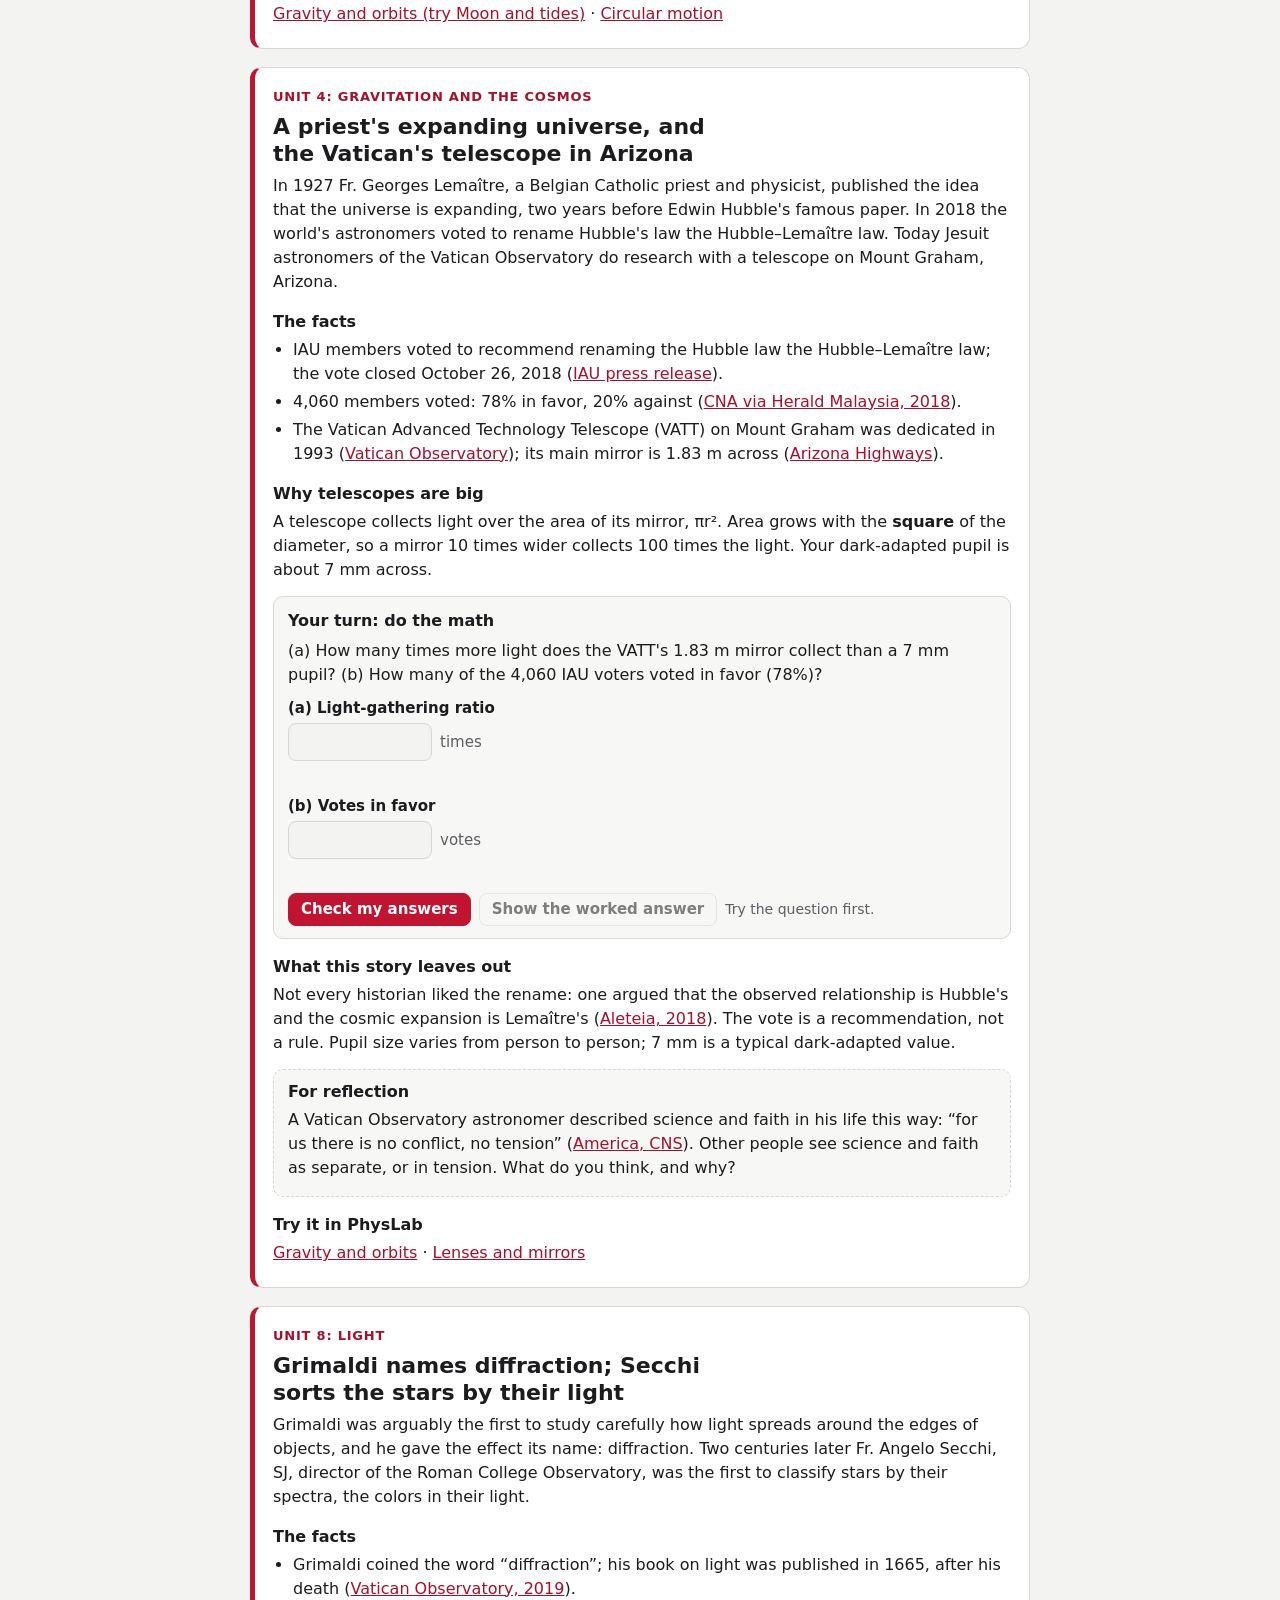
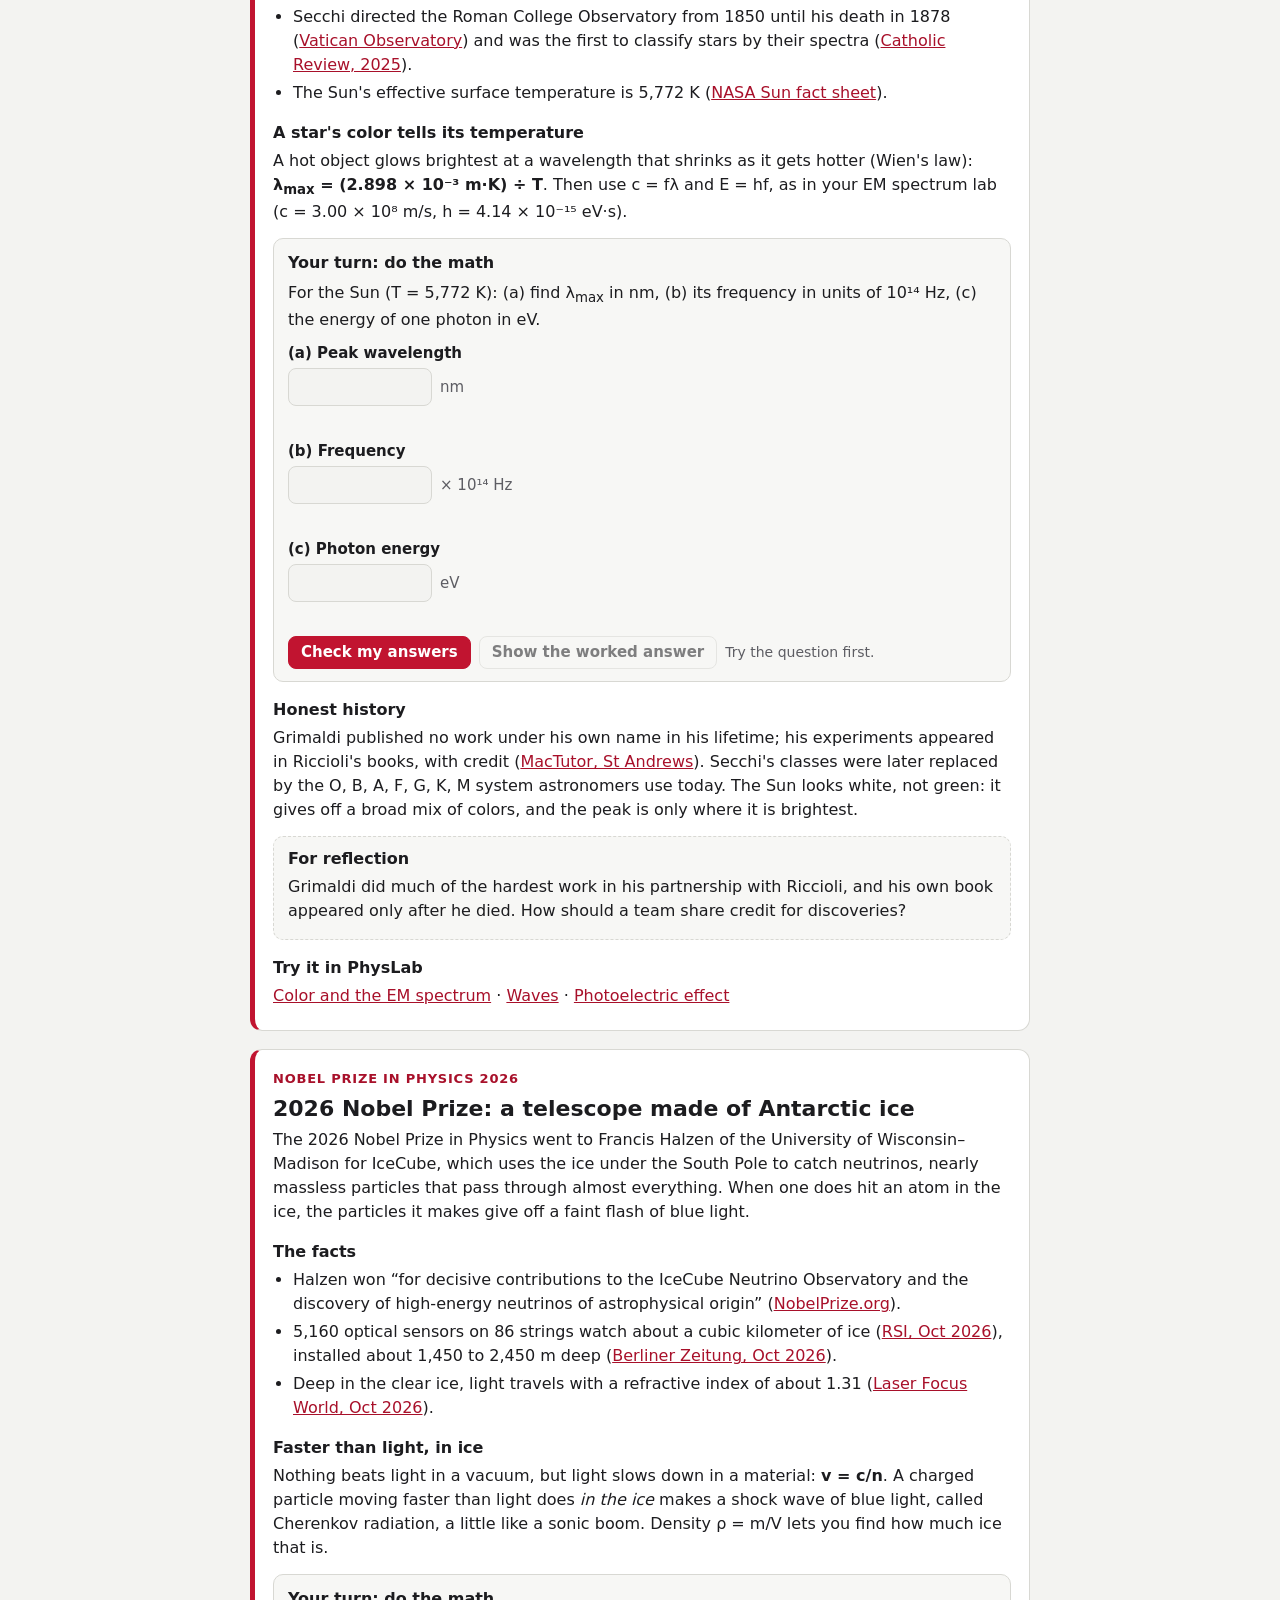
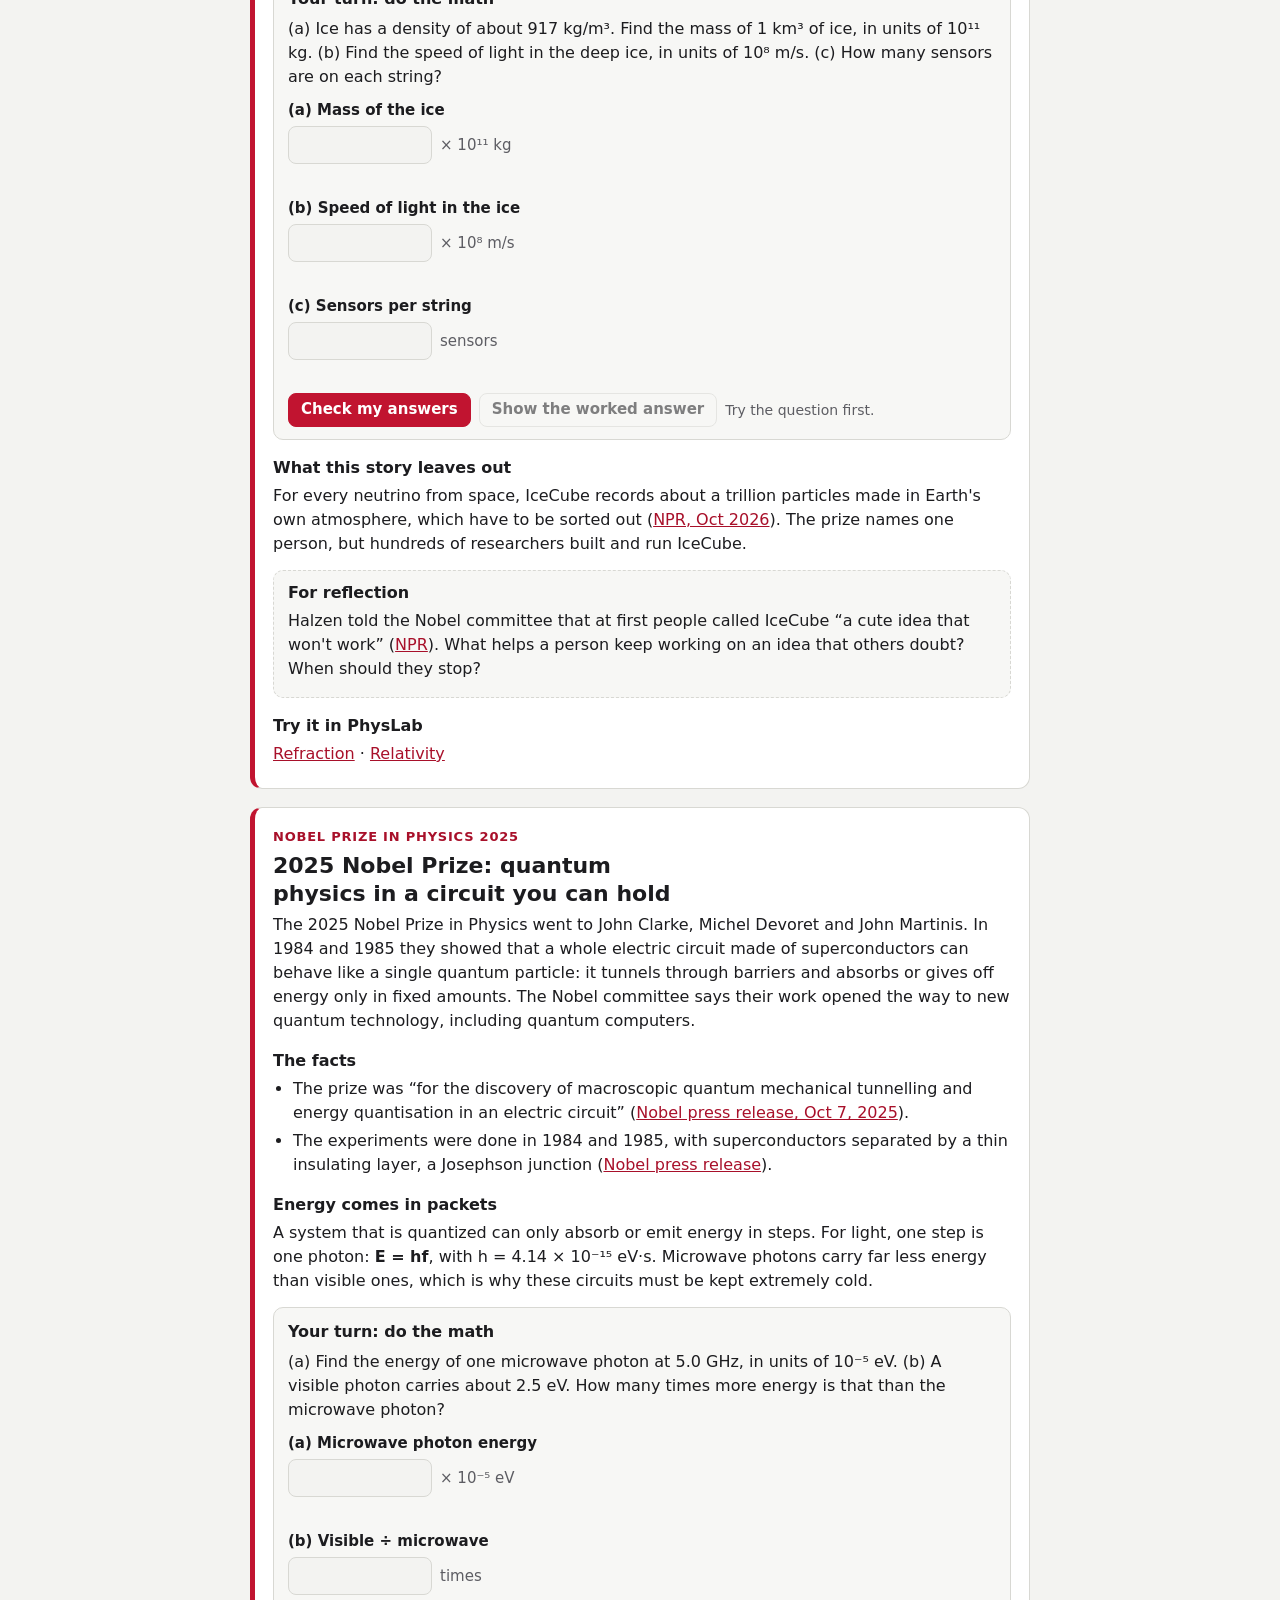
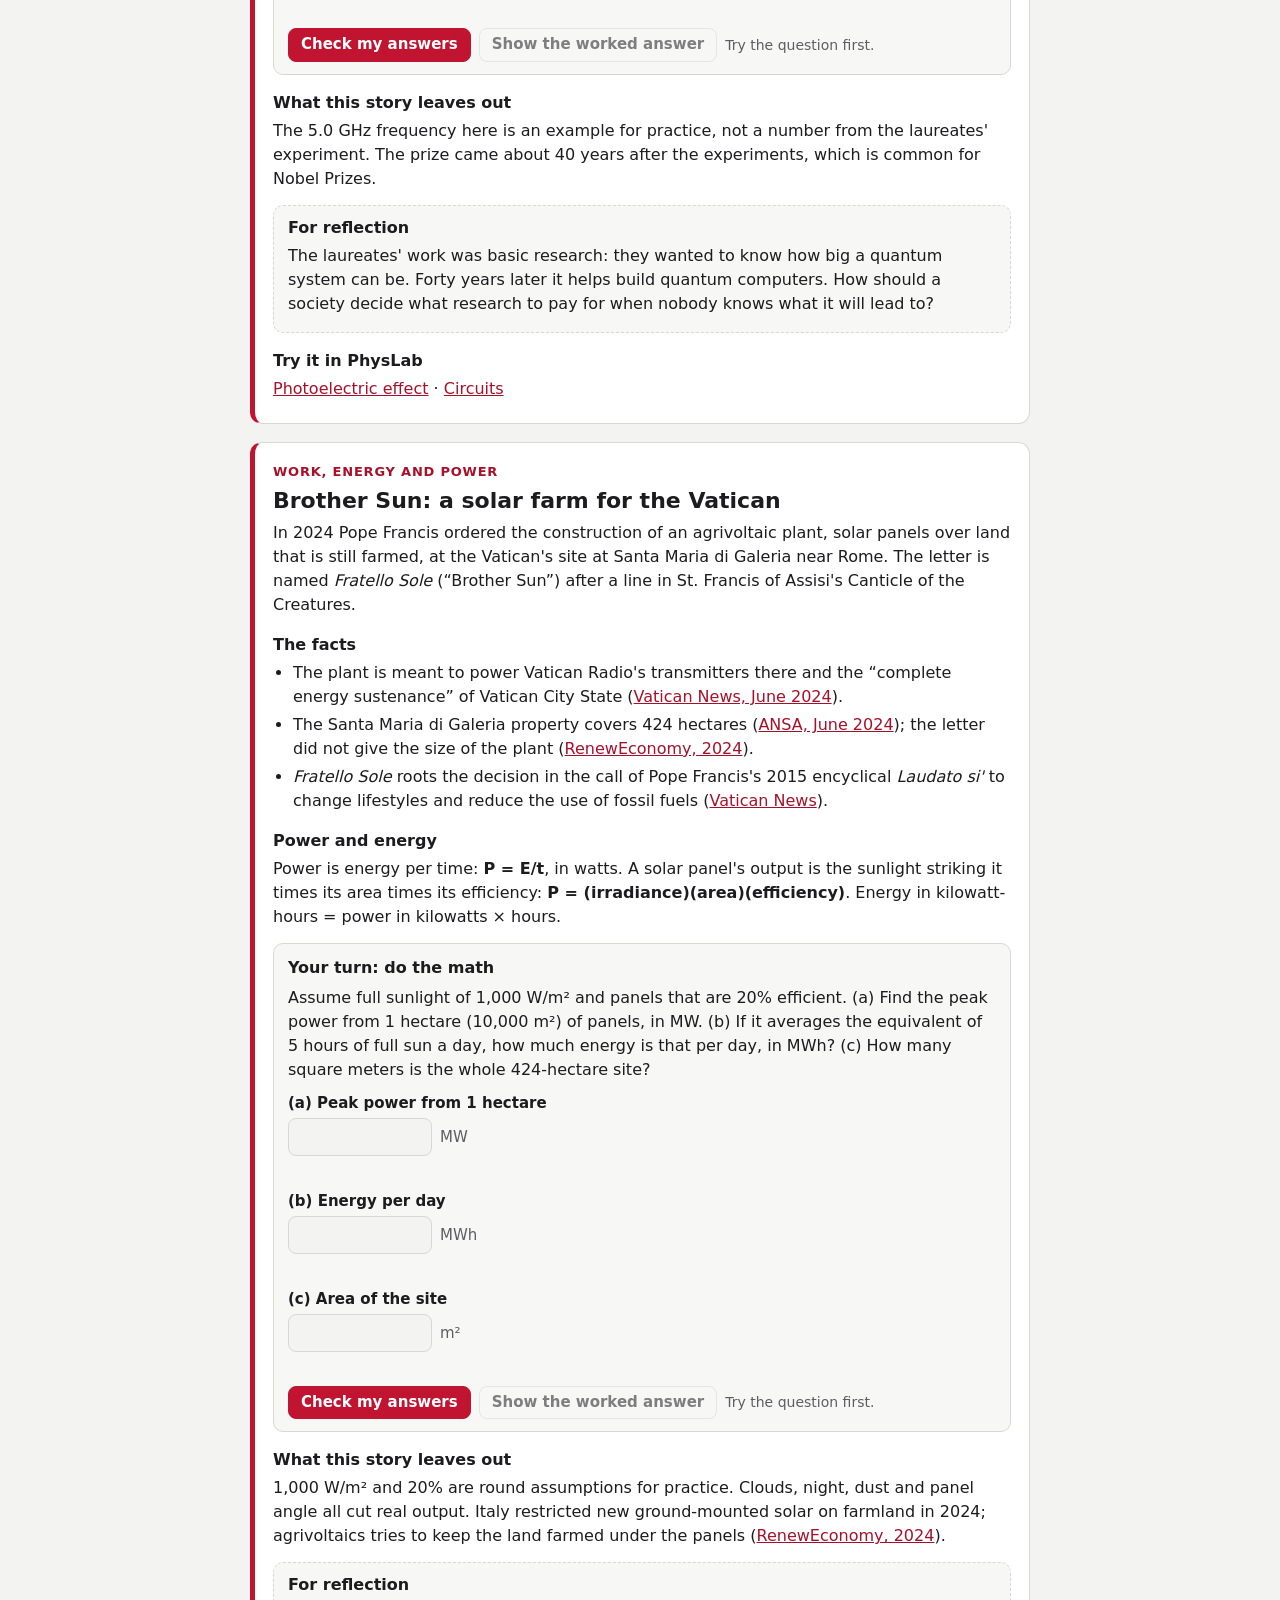
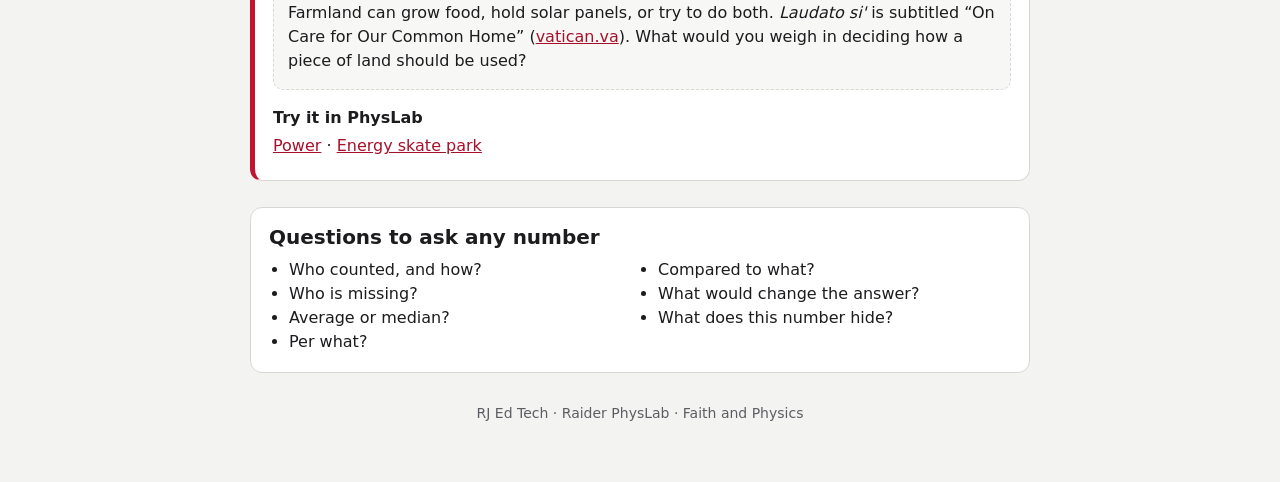
<file: faith.html>
<!DOCTYPE html>
<html lang="en">
<head>
<meta charset="utf-8">
<meta name="viewport" content="width=device-width, initial-scale=1, viewport-fit=cover">
<title>Faith and Physics · Raider PhysLab</title>
<meta name="description" content="True stories where physics meets the Catholic, Jesuit tradition, matched to the Physics units, with the sources and math you do yourself.">
<link rel="icon" href="favicon.ico" sizes="any">
<link rel="icon" href="favicon.svg" type="image/svg+xml">
<link rel="apple-touch-icon" href="apple-touch-icon.png">
<link rel="stylesheet" href="biolab.css?v=202611171400">
<style>
.nw{max-width:780px;margin:0 auto}
.nw h1{font-size:32px;margin:0;line-height:1.2}
.nw .lede{font-size:18px;color:var(--muted);margin:6px 0 16px}
.nw .back{display:inline-block;margin:0 0 14px;font-weight:600}
.nw a{color:var(--rj-ink)}
.nw-week{font-size:14px;font-weight:700;letter-spacing:.08em;text-transform:uppercase;color:var(--muted);margin:30px 0 10px;border-bottom:1px solid var(--line);padding-bottom:6px}
.nw-card{background:var(--card);border:1px solid var(--line);border-left:5px solid var(--rj);border-radius:12px;padding:16px 18px;margin:0 0 18px;scroll-margin-top:12px}
.nw-card h2{font-size:22px;line-height:1.25;margin:2px 0 6px}
.nw-date{font-size:14px;color:var(--muted);font-weight:600}
.nw-card h3{font-size:16px;margin:16px 0 4px}
.nw-card p,.nw-card li{font-size:16px;line-height:1.5}
.nw-card p{margin:0 0 6px}
.nw-card ul{padding-left:20px;margin:4px 0}.nw-card li{margin:4px 0}
.nw-turn{background:var(--card2);border:1px solid var(--line);border-radius:10px;padding:12px 14px;margin:14px 0 4px}
.nw-turn h3{margin:0 0 6px}
.nw-part{display:grid;gap:4px;margin:10px 0}
.nw-part label{font-weight:600;font-size:15px}
.nw-in{display:flex;flex-wrap:wrap;gap:8px;align-items:center}
.nw-in input{font:inherit;font-size:16px;width:9em;max-width:100%;padding:6px 8px;border:1px solid var(--line);border-radius:8px;background:var(--bg,#fff);color:var(--fg)}
.nw-unit{color:var(--muted);font-size:15px}
.nw-fb{font-size:15px;min-height:1.3em}
.nw-fb.ok{color:#1b7a43;font-weight:600}.nw-fb.no{color:#b85a00}
@media (prefers-color-scheme: dark){:root:not([data-theme="light"]) .nw-fb.ok{color:#5fd08a}:root:not([data-theme="light"]) .nw-fb.no{color:#f0a35c}}
:root[data-theme="dark"] .nw-fb.ok{color:#5fd08a}:root[data-theme="dark"] .nw-fb.no{color:#f0a35c}
.nw-row{display:flex;flex-wrap:wrap;gap:8px;align-items:center;margin-top:10px}
.nw-row .btn[disabled]{opacity:.55;cursor:not-allowed}
.nw-hint{font-size:14px;color:var(--muted)}
.nw-worked{margin-top:10px;padding:10px 12px;border-left:4px solid var(--rj);background:var(--card);border-radius:6px}
.nw-ask{background:var(--card);border:1px solid var(--line);border-radius:12px;padding:14px 18px;margin:26px 0 10px}
.nw-ask h2{font-size:20px;margin:0 0 6px}
.nw-ask ul{columns:2 240px;padding-left:20px;margin:4px 0}
.nw-unit-tag{display:inline-block;font-size:13px;font-weight:700;letter-spacing:.06em;text-transform:uppercase;color:var(--rj-ink);text-decoration:none;margin-bottom:4px}
.nw-reflect{background:var(--card2);border:1px dashed var(--line);border-radius:10px;padding:10px 14px;margin:14px 0 4px}
.nw-reflect h3{margin:0 0 4px}
.nw-toc{display:flex;flex-wrap:wrap;gap:6px 14px;margin:0 0 10px;padding:0;list-style:none}
.nw-toc a{font-weight:600}
.nw-foot{margin:30px 0 10px;color:var(--muted);font-size:14px;text-align:center}
@media print{.nw-row,.back,nav.labs{display:none}.nw-worked[hidden]{display:block!important}.nw-card{break-inside:avoid}}
</style>
</head>
<body>
<header class="rj-masthead">
  <div class="hl">
    <img class="rj-mark" src="[data-uri]" alt="RJ">
    <div>
      <h1>Raider PhysLab</h1>
      <p class="tagline">Physics · Honors Physics · AP Physics 1 · AP Physics C</p>
    </div>
  </div>
</header>
<main class="wrap"><div class="nw">
<a class="back" href="index.html">&larr; Raider PhysLab home</a>
<nav class="labs" aria-label="Raider Labs"><span class="labs-l">Raider Labs</span><a href="https://rjedtech.github.io/Raider-BioLab/">BioLab <small>Biology</small></a><a href="https://rjedtech.github.io/Raider-ChemLab/">ChemLab <small>Chemistry</small></a><a href="https://rjedtech.github.io/Raider-PhysLab/" aria-current="page">PhysLab <small>Physics</small></a><a href="https://rjedtech.github.io/Raider-ForensicsLab/">ForensicsLab <small>Forensic Science</small></a><a href="https://rjedtech.github.io/Raider-AnatomyLab/">AnatomyLab <small>Anatomy &amp; Physiology</small></a><a href="https://rjedtech.github.io/Raider-SportsMedLab/">SportsMedLab <small>Sports Medicine</small></a><a href="https://rjedtech.github.io/Raider-MathLab/">MathLab <small>Mathematics</small></a><a href="https://rjedtech.github.io/Raider-HealthLab/">HealthLab <small>Health</small></a><a href="https://rjedtech.github.io/Raider-AILab/">AILab <small>Artificial Intelligence</small></a><a href="https://rjedtech.github.io/Raider-FinanceLab/">FinanceLab <small>Personal Finance</small></a><a href="https://rjedtech.github.io/Raider-LogicLab/">LogicLab <small>Logic &amp; Argument</small></a></nav>
<h1>Faith and Physics</h1>
<p class="lede">Jesuits have done science for almost 500 years. These are true stories where the physics you are learning meets the Catholic, Jesuit tradition, in the order Physics teaches the units. Each one gives the facts with their sources, then you do the math and check it.</p>
<p>Each story also tells what it leaves out, including the hard parts of the history, and ends with a question for reflection. The reflection is yours: there is no right answer to check.</p>
<ul class="nw-toc" id="nw-toc"></ul>
<div id="nw-list"><noscript><p>Faith and Physics needs JavaScript turned on.</p></noscript></div>
<section class="nw-ask"><h2>Questions to ask any number</h2><ul>
<li>Who counted, and how?</li><li>Who is missing?</li><li>Average or median?</li><li>Per what?</li>
<li>Compared to what?</li><li>What would change the answer?</li><li>What does this number hide?</li></ul></section>
<p class="nw-foot">RJ Ed Tech · Raider PhysLab · Faith and Physics</p>
</div></main>
<script src="faith-data.js?v=202611101200"></script>
<script>
(function(){
var LAB="PhysLab";
var list=document.getElementById('nw-list'),toc=document.getElementById('nw-toc');
var data=(window.RAIDER_FAITH||[]).slice();
if(!data.length){list.innerHTML='<p>No stories yet.</p>';return;}
function el(t,c,h){var e=document.createElement(t);if(c)e.className=c;if(h!=null)e.innerHTML=h;return e;}
function num(v){v=String(v).replace(/[,$%\s]/g,'').replace(/−/g,'-');if(v===''||isNaN(+v))return null;return +v;}
data.forEach(function(s){
  var li=el('li');var tl=el('a','',s.title);tl.href='#'+s.id;li.appendChild(tl);toc.appendChild(li);
  var a=el('article','nw-card');a.id=s.id;
  var u=el('a','nw-unit-tag',s.unit.label);u.href=s.unit.href;a.appendChild(u);
  a.appendChild(el('h2','',s.title));
  a.appendChild(el('p','',s.story));
  a.appendChild(el('h3','','The facts'));
  var ul=el('ul');s.numbers.forEach(function(n){ul.appendChild(el('li','',n));});a.appendChild(ul);
  a.appendChild(el('h3','',s.concept.title));
  a.appendChild(el('p','',s.concept.html));
  var t=el('section','nw-turn');t.appendChild(el('h3','','Your turn: do the math'));
  t.appendChild(el('p','',s.hook.prompt));
  var parts=s.hook.parts.map(function(p,i){
    var w=el('div','nw-part');var id=s.id+'-p'+i;
    var lb=el('label','',p.label);lb.htmlFor=id;w.appendChild(lb);
    var row=el('div','nw-in');var inp=document.createElement('input');inp.id=id;inp.type='text';inp.inputMode='decimal';inp.autocomplete='off';
    row.appendChild(inp);row.appendChild(el('span','nw-unit',p.unit||''));w.appendChild(row);
    var fb=el('div','nw-fb');fb.setAttribute('aria-live','polite');w.appendChild(fb);t.appendChild(w);
    inp.addEventListener('keydown',function(e){if(e.key==='Enter')check();});
    return {p:p,inp:inp,fb:fb};
  });
  var row=el('div','nw-row');
  var chk=el('button','btn primary','Check my answers');chk.type='button';
  var show=el('button','btn','Show the worked answer');show.type='button';show.disabled=true;
  var hint=el('span','nw-hint','Try the question first.');
  row.appendChild(chk);row.appendChild(show);row.appendChild(hint);t.appendChild(row);
  var wk=el('div','nw-worked','<b>Worked answer.</b> '+s.hook.worked);wk.hidden=true;t.appendChild(wk);
  function check(){
    var tried=false,right=0;
    parts.forEach(function(o){
      var v=num(o.inp.value),p=o.p;
      if(v===null){o.fb.className='nw-fb';o.fb.textContent=o.inp.value.trim()?'Enter a number.':'';return;}
      tried=true;
      if(Math.abs(v-p.answer)<=p.tol){o.fb.className='nw-fb ok';o.fb.textContent='Correct.';right++;}
      else if(Math.abs(v-p.answer)<=Math.max(5*p.tol,Math.abs(p.answer)*0.03)){o.fb.className='nw-fb no';o.fb.textContent='Close. Check your rounding.';}
      else{o.fb.className='nw-fb no';o.fb.textContent='Not yet. Look again at the facts above.';}
    });
    if(tried){show.disabled=false;hint.textContent=right===parts.length?'All correct.':'You can try again or see the worked answer.';}
  }
  chk.addEventListener('click',check);
  show.addEventListener('click',function(){wk.hidden=!wk.hidden;show.textContent=wk.hidden?'Show the worked answer':'Hide the worked answer';});
  a.appendChild(t);
  a.appendChild(el('h3','',s.hides.title));a.appendChild(el('p','',s.hides.html));
  var r=el('section','nw-reflect');r.appendChild(el('h3','','For reflection'));r.appendChild(el('p','',s.reflect));a.appendChild(r);
  if(s.related&&s.related.length){a.appendChild(el('h3','','Try it in '+LAB));var q=el('p');s.related.forEach(function(x,i){var l=el('a','',x.label);l.href=x.href;if(i)q.appendChild(document.createTextNode(' · '));q.appendChild(l);});a.appendChild(q);}
  list.appendChild(a);
});
if(location.hash){var tgt=document.getElementById(location.hash.slice(1));if(tgt)tgt.scrollIntoView();}
})();
</script>
<!-- Anonymous page-view count (GoatCounter, rjedtech.goatcounter.com): no cookies, no personal data, no form contents.
     Each tool (#id) counts as its own page; anything after = or @ in the address is never sent.
     A visit through the school's Securly filter (?scrlybrkr in the address) adds ?sd = school device; nothing else about the visitor is sent. -->
<script>
window.goatcounter={no_onload:true};
(function(){var last=null,tries=0;
function route(){var h=(location.hash||'').slice(1).split(/[=@?&]/)[0].replace(/[^A-Za-z0-9_-]/g,'').slice(0,40);return location.pathname.replace(/index\.html$/,'')+(h?'#'+h:'')+(/scrlybrkr/.test(location.search)?'?sd':'');}
function go(){var p=route();if(p===last)return;var g=window.goatcounter;if(!g||typeof g.count!=='function'){if(tries++<40)setTimeout(go,250);return;}last=p;try{g.count({path:p});}catch(e){}}
window.addEventListener('hashchange',go);if(document.readyState==='complete')go();else window.addEventListener('load',go);})();
</script>
<script data-goatcounter="https://rjedtech.goatcounter.com/count" async src="//gc.zgo.at/count.js"></script>
</body>
</html>
</file>
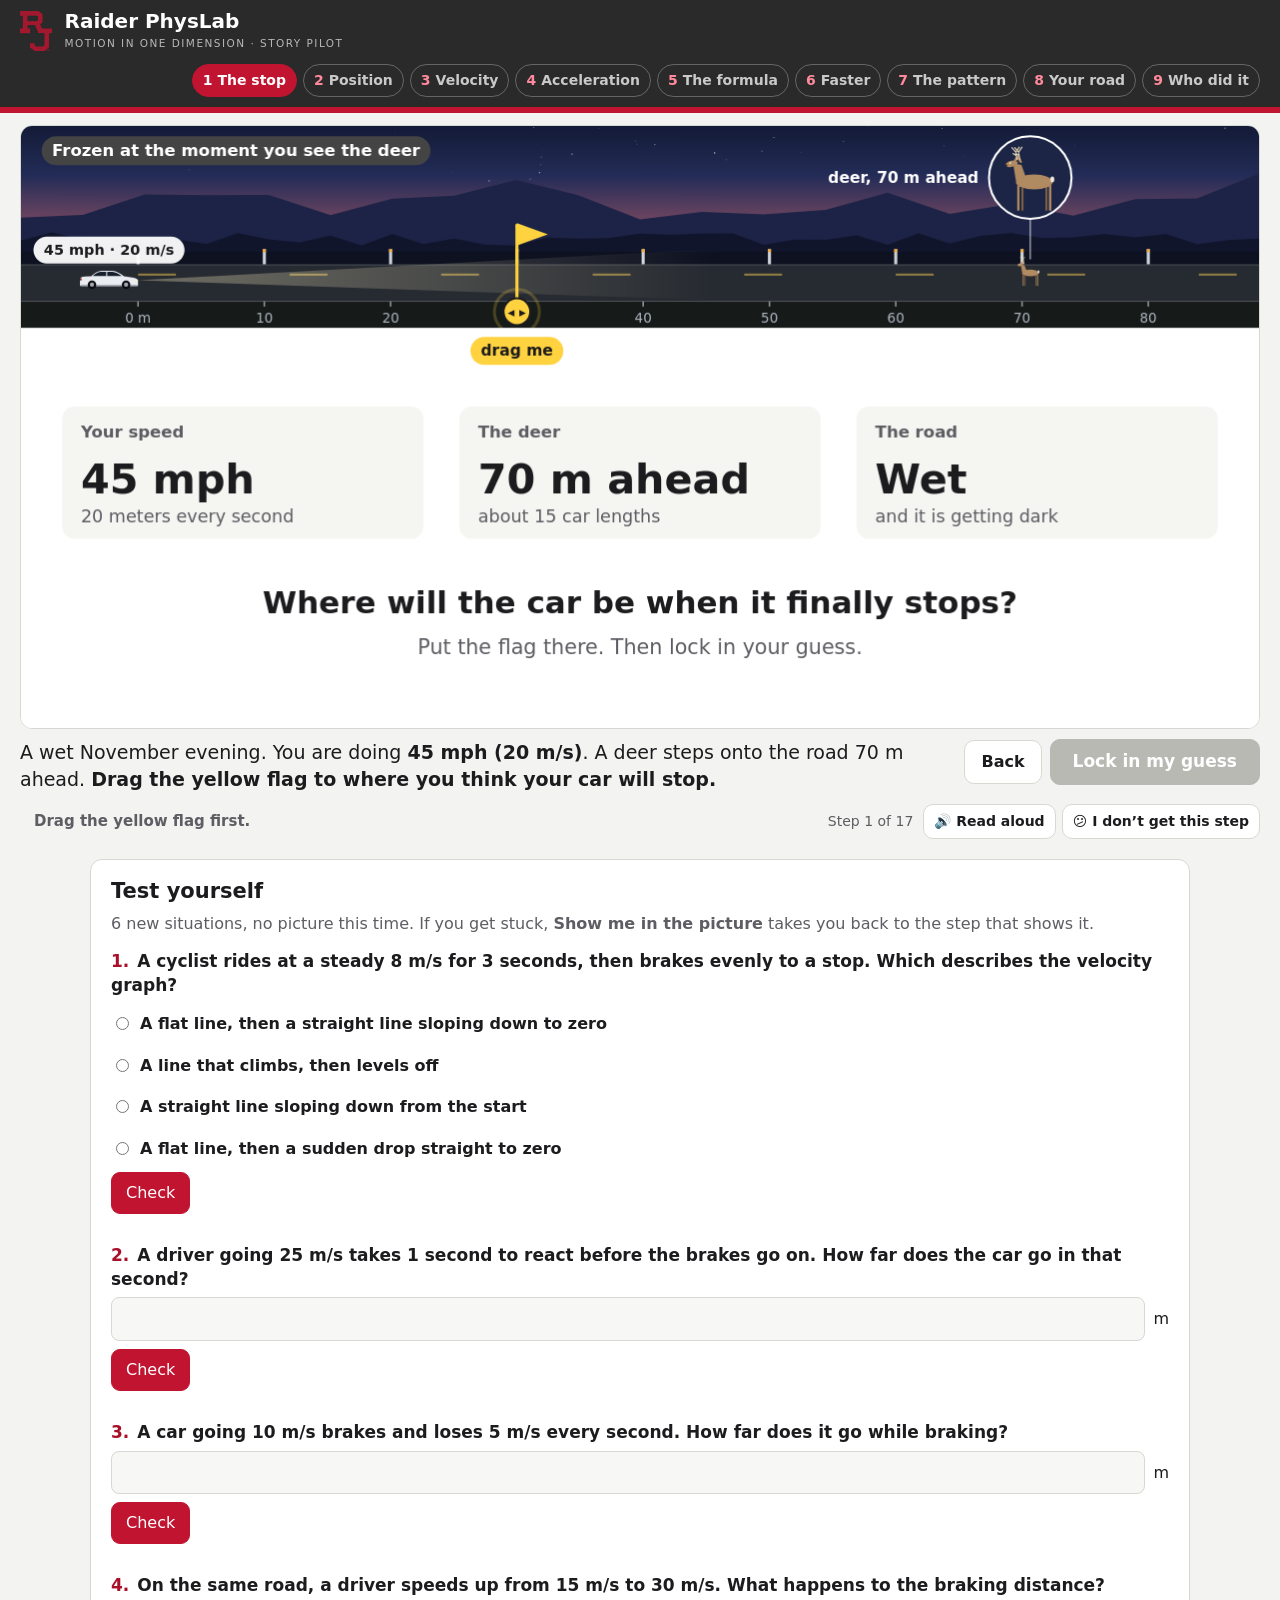
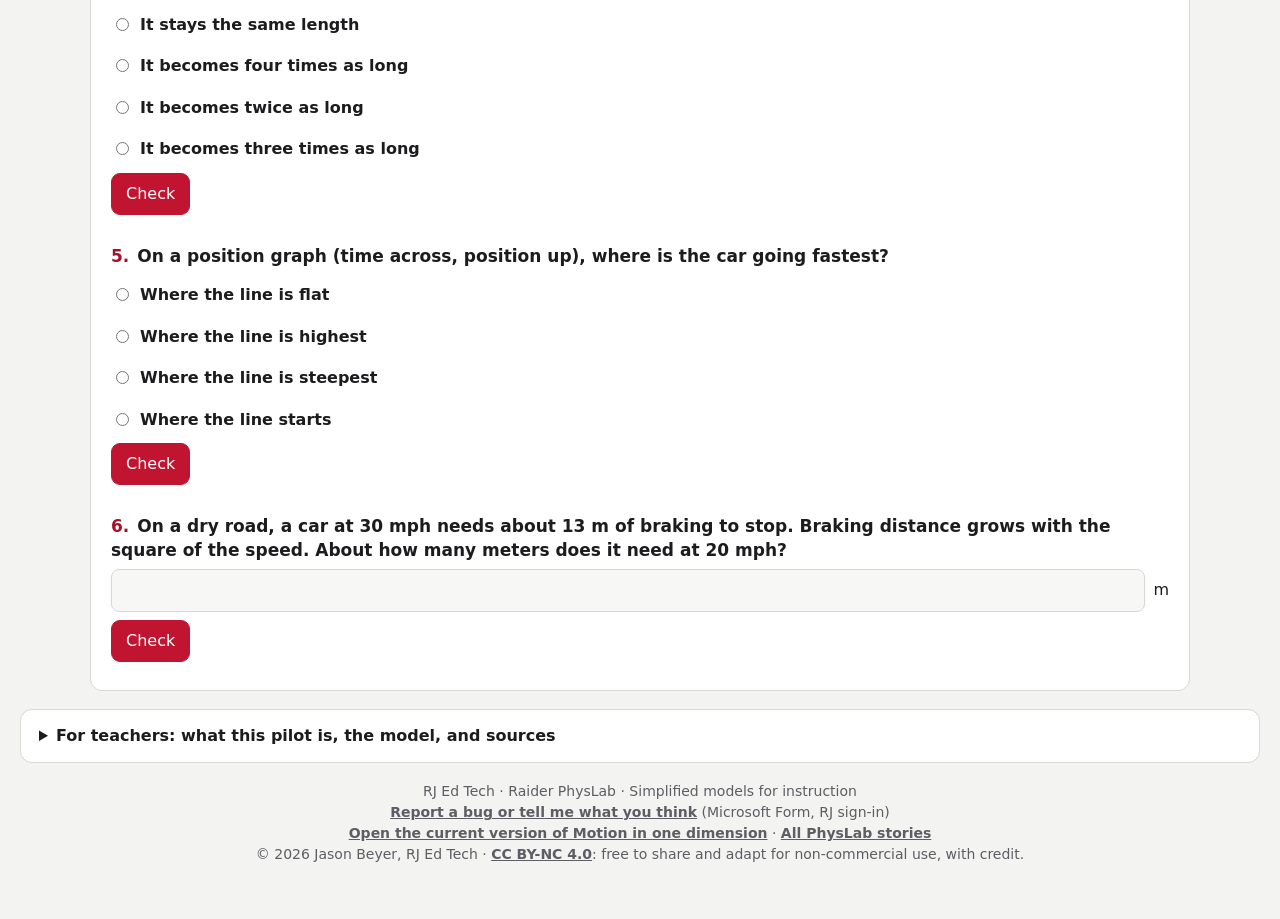
<file: motion-story.html>
<!DOCTYPE html>
<html lang="en"><head><meta charset="utf-8"><title>Can you stop in time? · Raider PhysLab</title>
<meta http-equiv="refresh" content="0; url=story/motion.html">
<script>location.replace('story/motion.html'+location.search+location.hash);</script></head>
<body><p>This page moved. <a href="story/motion.html">Open Can you stop in time?</a></p></body></html>
</file>
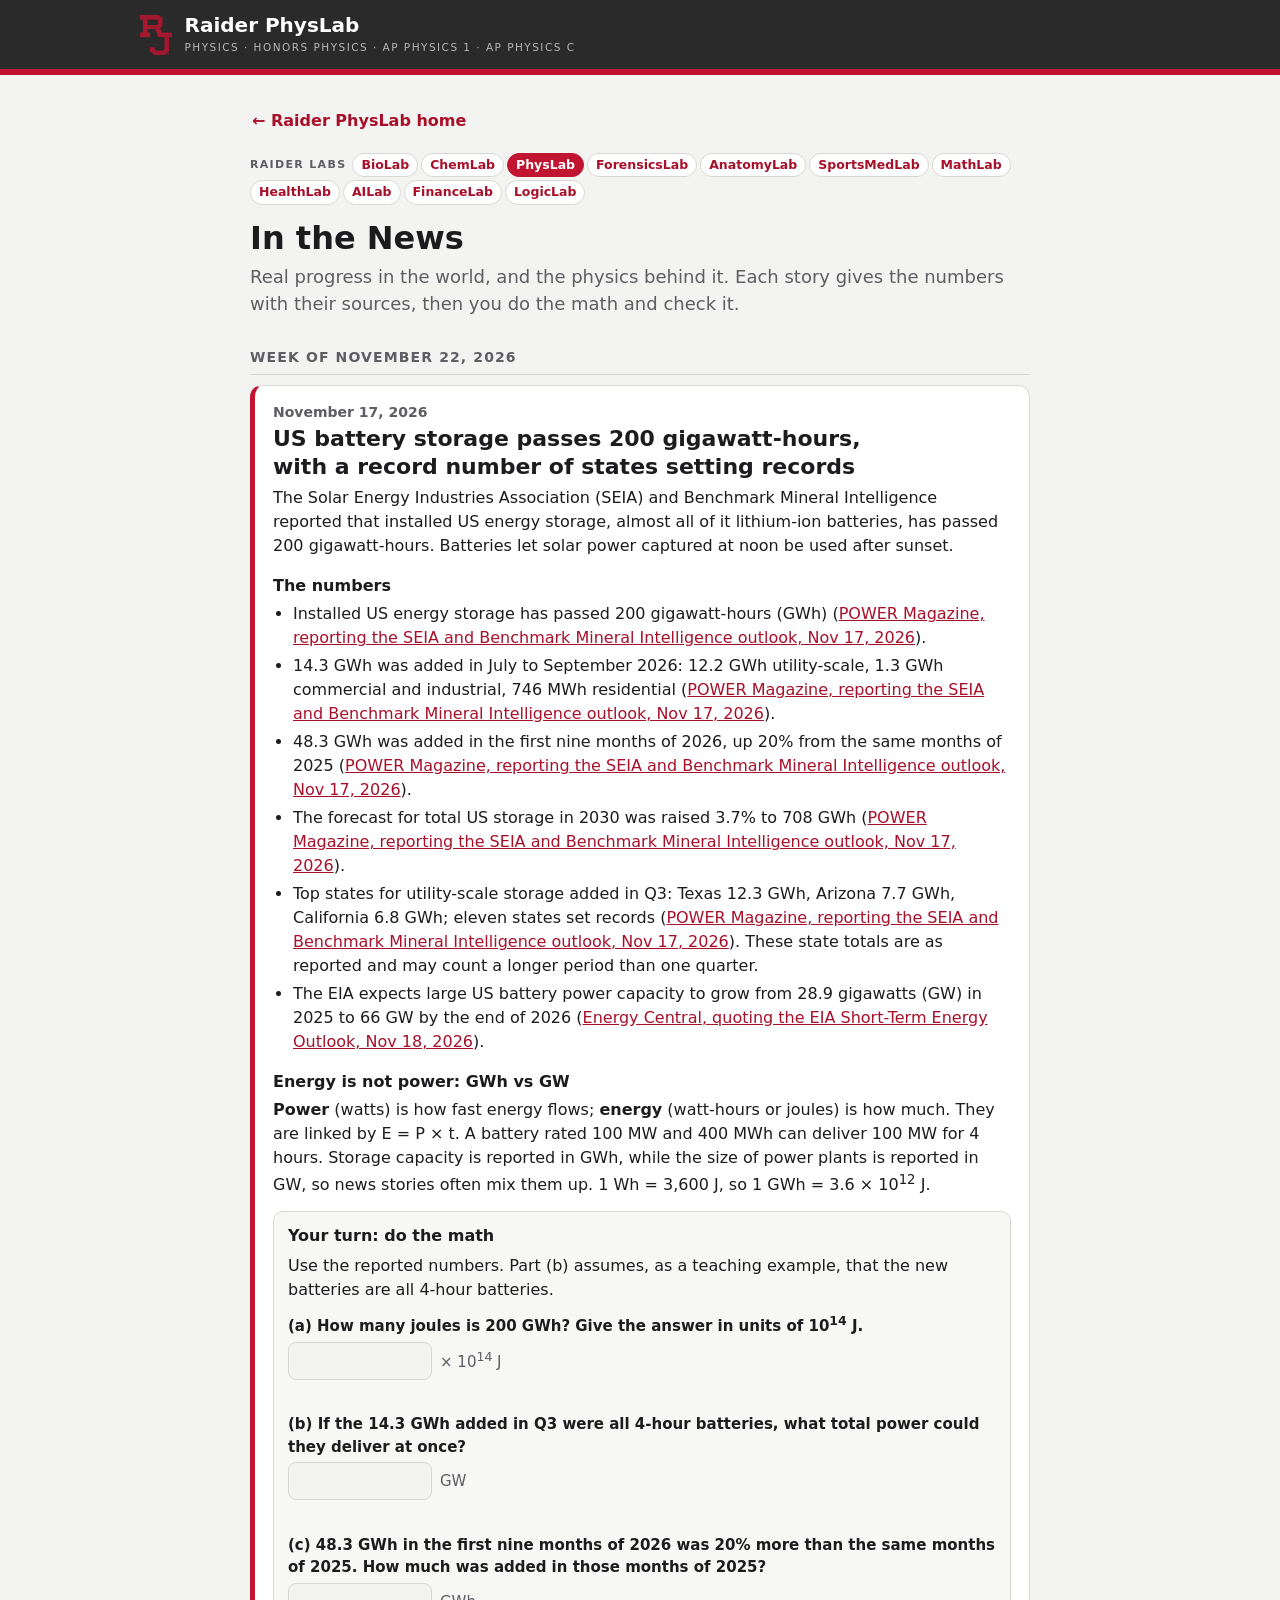
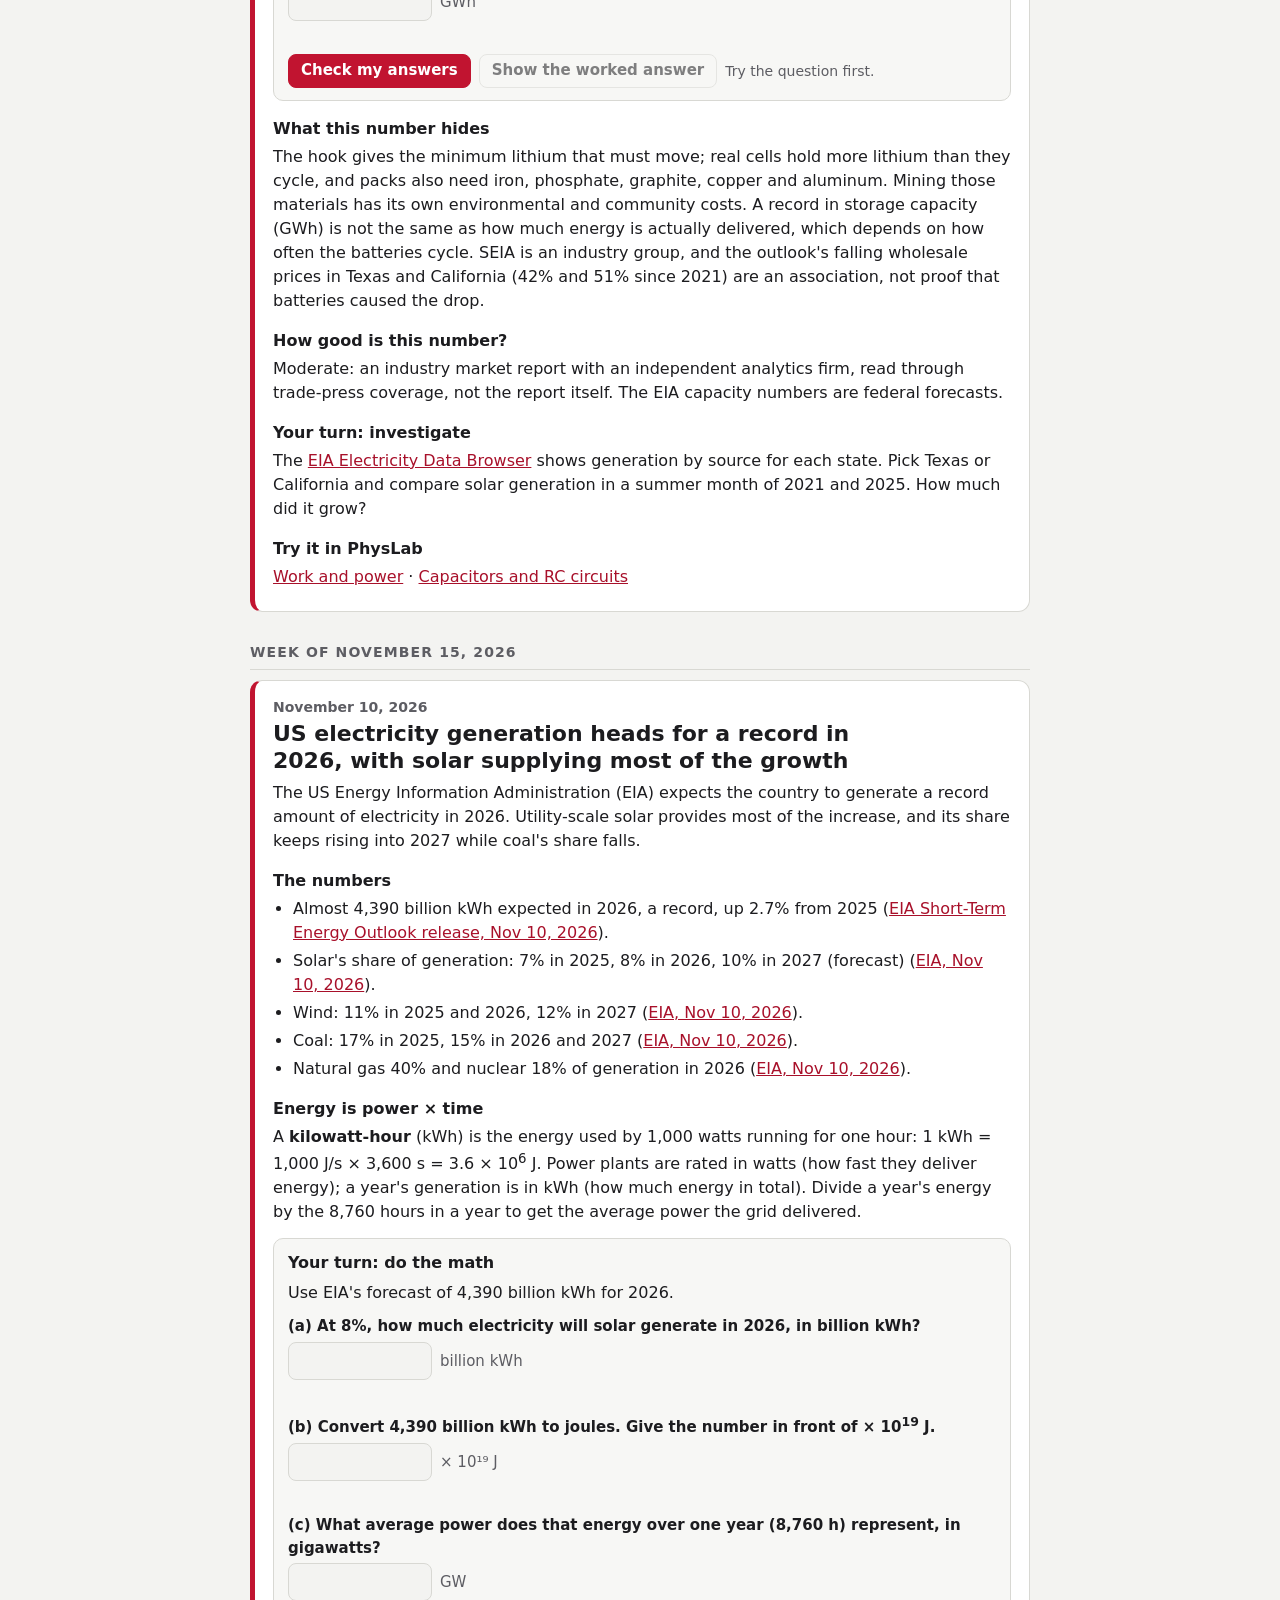
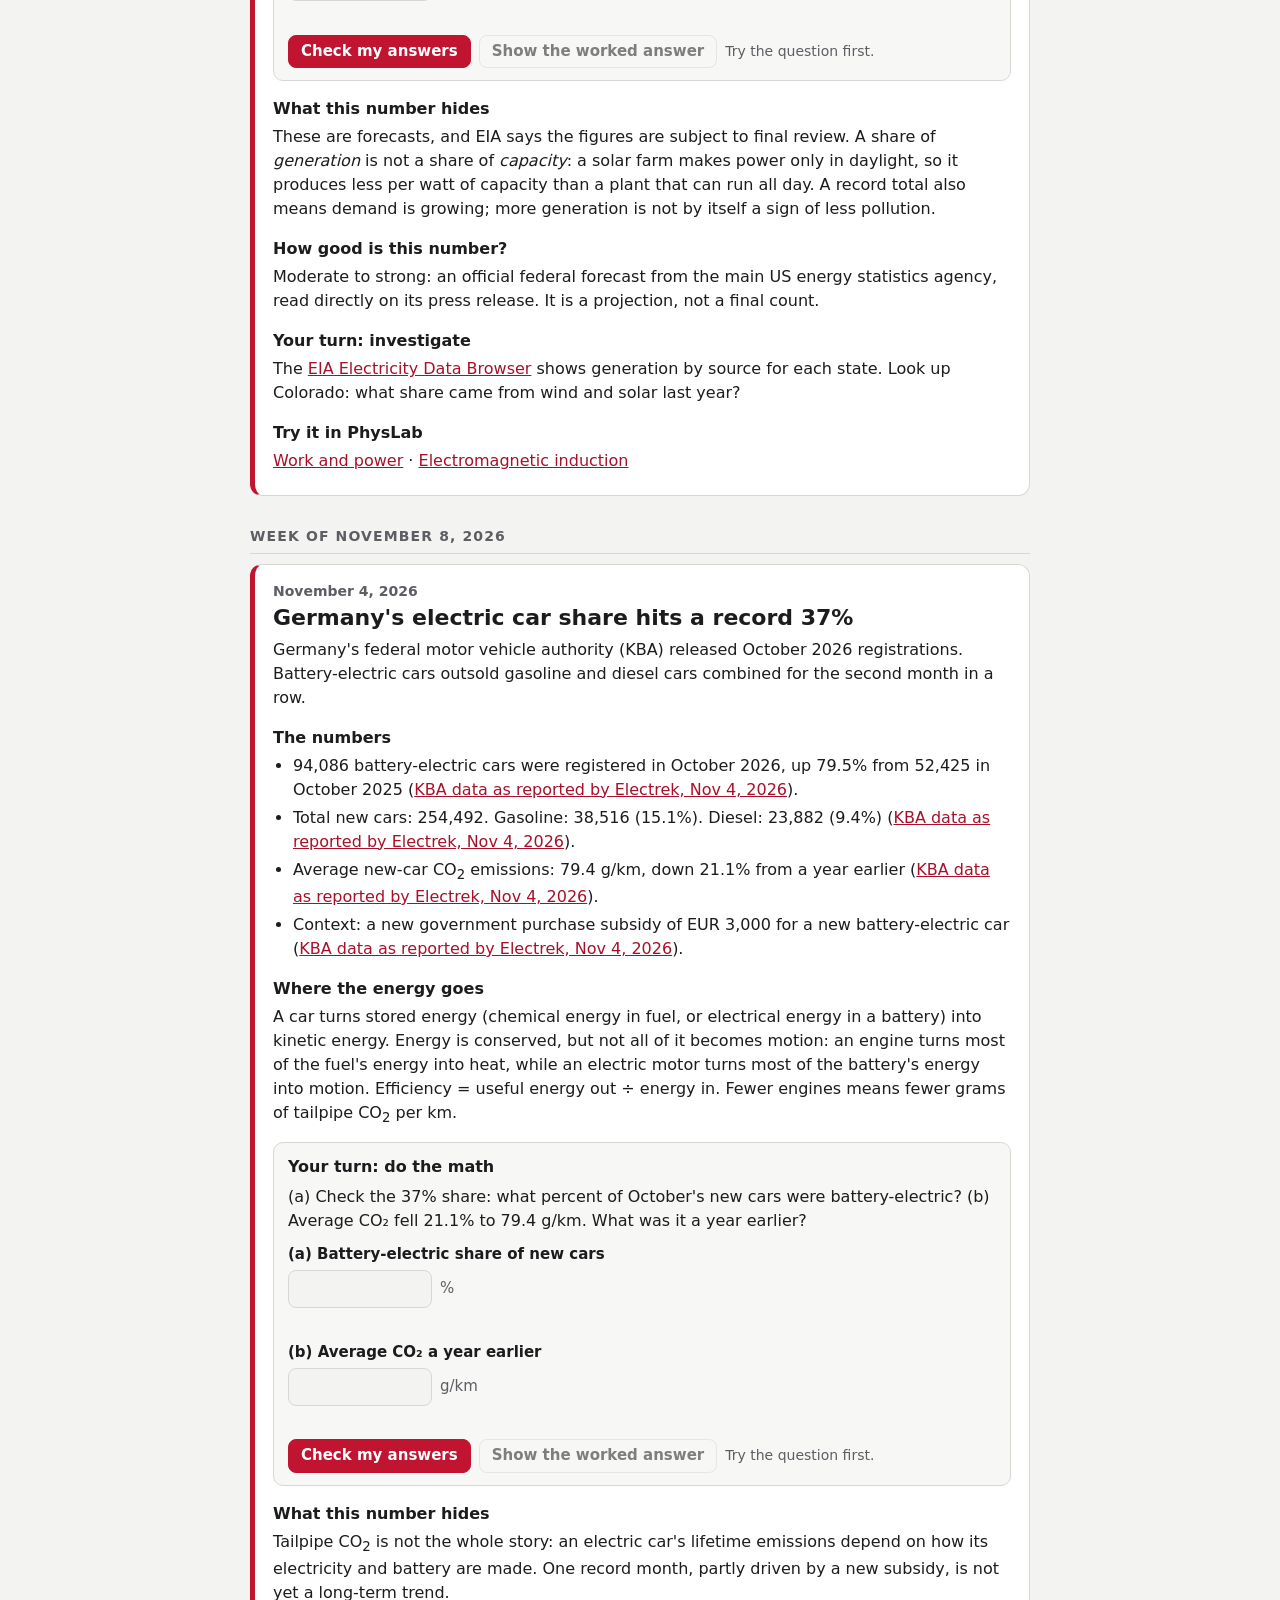
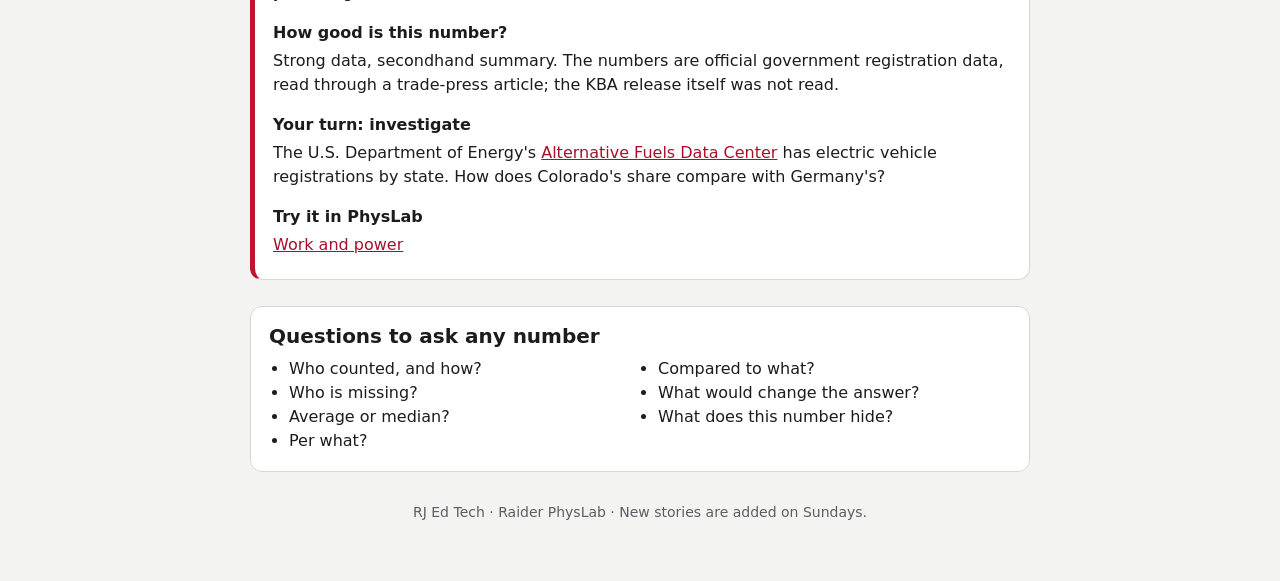
<file: news.html>
<!DOCTYPE html>
<html lang="en">
<head>
<meta charset="utf-8">
<meta name="viewport" content="width=device-width, initial-scale=1, viewport-fit=cover">
<title>In the News · Raider PhysLab</title>
<meta name="description" content="Good-news stories from the real world, with the numbers, the sources and the phys behind them. Do the math yourself and check it.">
<link rel="icon" href="favicon.ico" sizes="any">
<link rel="icon" href="favicon.svg" type="image/svg+xml">
<link rel="apple-touch-icon" href="apple-touch-icon.png">
<link rel="stylesheet" href="biolab.css?v=202611171400">
<style>
.nw{max-width:780px;margin:0 auto}
.nw h1{font-size:32px;margin:0;line-height:1.2}
.nw .lede{font-size:18px;color:var(--muted);margin:6px 0 16px}
.nw .back{display:inline-block;margin:0 0 14px;font-weight:600}
.nw a{color:var(--rj-ink)}
.nw-week{font-size:14px;font-weight:700;letter-spacing:.08em;text-transform:uppercase;color:var(--muted);margin:30px 0 10px;border-bottom:1px solid var(--line);padding-bottom:6px}
.nw-card{background:var(--card);border:1px solid var(--line);border-left:5px solid var(--rj);border-radius:12px;padding:16px 18px;margin:0 0 18px;scroll-margin-top:12px}
.nw-card h2{font-size:22px;line-height:1.25;margin:2px 0 6px}
.nw-date{font-size:14px;color:var(--muted);font-weight:600}
.nw-card h3{font-size:16px;margin:16px 0 4px}
.nw-card p,.nw-card li{font-size:16px;line-height:1.5}
.nw-card p{margin:0 0 6px}
.nw-card ul{padding-left:20px;margin:4px 0}.nw-card li{margin:4px 0}
.nw-turn{background:var(--card2);border:1px solid var(--line);border-radius:10px;padding:12px 14px;margin:14px 0 4px}
.nw-turn h3{margin:0 0 6px}
.nw-part{display:grid;gap:4px;margin:10px 0}
.nw-part label{font-weight:600;font-size:15px}
.nw-in{display:flex;flex-wrap:wrap;gap:8px;align-items:center}
.nw-in input{font:inherit;font-size:16px;width:9em;max-width:100%;padding:6px 8px;border:1px solid var(--line);border-radius:8px;background:var(--bg,#fff);color:var(--fg)}
.nw-unit{color:var(--muted);font-size:15px}
.nw-fb{font-size:15px;min-height:1.3em}
.nw-fb.ok{color:#1b7a43;font-weight:600}.nw-fb.no{color:#b85a00}
@media (prefers-color-scheme: dark){:root:not([data-theme="light"]) .nw-fb.ok{color:#5fd08a}:root:not([data-theme="light"]) .nw-fb.no{color:#f0a35c}}
:root[data-theme="dark"] .nw-fb.ok{color:#5fd08a}:root[data-theme="dark"] .nw-fb.no{color:#f0a35c}
.nw-row{display:flex;flex-wrap:wrap;gap:8px;align-items:center;margin-top:10px}
.nw-row .btn[disabled]{opacity:.55;cursor:not-allowed}
.nw-hint{font-size:14px;color:var(--muted)}
.nw-worked{margin-top:10px;padding:10px 12px;border-left:4px solid var(--rj);background:var(--card);border-radius:6px}
.nw-ask{background:var(--card);border:1px solid var(--line);border-radius:12px;padding:14px 18px;margin:26px 0 10px}
.nw-ask h2{font-size:20px;margin:0 0 6px}
.nw-ask ul{columns:2 240px;padding-left:20px;margin:4px 0}
.nw-foot{margin:30px 0 10px;color:var(--muted);font-size:14px;text-align:center}
@media print{.nw-row,.back,nav.labs{display:none}.nw-worked[hidden]{display:block!important}.nw-card{break-inside:avoid}}
</style>
</head>
<body>
<header class="rj-masthead">
  <div class="hl">
    <img class="rj-mark" src="[data-uri]" alt="RJ">
    <div>
      <h1>Raider PhysLab</h1>
      <p class="tagline">Physics · Honors Physics · AP Physics 1 · AP Physics C</p>
    </div>
  </div>
</header>
<main class="wrap"><div class="nw">
<a class="back" href="index.html">&larr; Raider PhysLab home</a>
<nav class="labs" aria-label="Raider Labs"><span class="labs-l">Raider Labs</span><a href="https://rjedtech.github.io/Raider-BioLab/">BioLab <small>Biology</small></a><a href="https://rjedtech.github.io/Raider-ChemLab/">ChemLab <small>Chemistry</small></a><a href="https://rjedtech.github.io/Raider-PhysLab/" aria-current="page">PhysLab <small>Physics</small></a><a href="https://rjedtech.github.io/Raider-ForensicsLab/">ForensicsLab <small>Forensic Science</small></a><a href="https://rjedtech.github.io/Raider-AnatomyLab/">AnatomyLab <small>Anatomy &amp; Physiology</small></a><a href="https://rjedtech.github.io/Raider-SportsMedLab/">SportsMedLab <small>Sports Medicine</small></a><a href="https://rjedtech.github.io/Raider-MathLab/">MathLab <small>Mathematics</small></a><a href="https://rjedtech.github.io/Raider-HealthLab/">HealthLab <small>Health</small></a><a href="https://rjedtech.github.io/Raider-AILab/">AILab <small>Artificial Intelligence</small></a><a href="https://rjedtech.github.io/Raider-FinanceLab/">FinanceLab <small>Personal Finance</small></a><a href="https://rjedtech.github.io/Raider-LogicLab/">LogicLab <small>Logic &amp; Argument</small></a></nav>
<h1>In the News</h1>
<p class="lede">Real progress in the world, and the physics behind it. Each story gives the numbers with their sources, then you do the math and check it.</p>
<div id="nw-list"><noscript><p>In the News needs JavaScript turned on.</p></noscript></div>
<section class="nw-ask"><h2>Questions to ask any number</h2><ul>
<li>Who counted, and how?</li><li>Who is missing?</li><li>Average or median?</li><li>Per what?</li>
<li>Compared to what?</li><li>What would change the answer?</li><li>What does this number hide?</li></ul></section>
<p class="nw-foot">RJ Ed Tech · Raider PhysLab · New stories are added on Sundays.</p>
</div></main>
<script src="news-data.js?v=202611221500"></script>
<script>
(function(){
var LAB="PhysLab";
var list=document.getElementById('nw-list');
var data=(window.RAIDER_NEWS||[]).slice();
if(!data.length){list.innerHTML='<p>No stories yet. Check back next week.</p>';return;}
var MON=['January','February','March','April','May','June','July','August','September','October','November','December'];
function fmt(d){var p=d.split('-');return MON[+p[1]-1]+' '+(+p[2])+', '+p[0];}
data.sort(function(a,b){return a.week<b.week?1:a.week>b.week?-1:(a.date<b.date?1:a.date>b.date?-1:0);});
function el(t,c,h){var e=document.createElement(t);if(c)e.className=c;if(h!=null)e.innerHTML=h;return e;}
function num(v){v=String(v).replace(/[,$%\s]/g,'').replace(/−/g,'-');if(v===''||isNaN(+v))return null;return +v;}
var week=null;
data.forEach(function(s){
  if(s.week!==week){week=s.week;list.appendChild(el('h2','nw-week','Week of '+fmt(week)));}
  var a=el('article','nw-card');a.id=s.id;
  a.appendChild(el('div','nw-date',fmt(s.date)));
  a.appendChild(el('h2','',s.title));
  a.appendChild(el('p','',s.summary));
  a.appendChild(el('h3','','The numbers'));
  var ul=el('ul');s.numbers.forEach(function(n){ul.appendChild(el('li','',n));});a.appendChild(ul);
  a.appendChild(el('h3','',s.concept.title));
  a.appendChild(el('p','',s.concept.html));
  var t=el('section','nw-turn');t.appendChild(el('h3','','Your turn: do the math'));
  t.appendChild(el('p','',s.hook.prompt));
  var parts=s.hook.parts.map(function(p,i){
    var w=el('div','nw-part');var id=s.id+'-p'+i;
    var lb=el('label','',p.label);lb.htmlFor=id;w.appendChild(lb);
    var row=el('div','nw-in');var inp=document.createElement('input');inp.id=id;inp.type='text';inp.inputMode='decimal';inp.autocomplete='off';
    row.appendChild(inp);row.appendChild(el('span','nw-unit',p.unit||''));w.appendChild(row);
    var fb=el('div','nw-fb');fb.setAttribute('aria-live','polite');w.appendChild(fb);t.appendChild(w);
    inp.addEventListener('keydown',function(e){if(e.key==='Enter')check();});
    return {p:p,inp:inp,fb:fb};
  });
  var row=el('div','nw-row');
  var chk=el('button','btn primary','Check my answers');chk.type='button';
  var show=el('button','btn','Show the worked answer');show.type='button';show.disabled=true;
  var hint=el('span','nw-hint','Try the question first.');
  row.appendChild(chk);row.appendChild(show);row.appendChild(hint);t.appendChild(row);
  var wk=el('div','nw-worked','<b>Worked answer.</b> '+s.hook.worked);wk.hidden=true;t.appendChild(wk);
  function check(){
    var tried=false,right=0;
    parts.forEach(function(o){
      var v=num(o.inp.value),p=o.p;
      if(v===null){o.fb.className='nw-fb';o.fb.textContent=o.inp.value.trim()?'Enter a number.':'';return;}
      tried=true;
      if(Math.abs(v-p.answer)<=p.tol){o.fb.className='nw-fb ok';o.fb.textContent='Correct.';right++;}
      else if(p.signHint&&Math.abs(v+p.answer)<=p.tol){o.fb.className='nw-fb no';o.fb.textContent=p.signHint;}
      else if(Math.abs(v-p.answer)<=Math.max(5*p.tol,Math.abs(p.answer)*0.03)){o.fb.className='nw-fb no';o.fb.textContent='Close. Check your rounding.';}
      else{o.fb.className='nw-fb no';o.fb.textContent='Not yet. Look again at the numbers above.';}
    });
    if(tried){show.disabled=false;hint.textContent=right===parts.length?'All correct.':'You can try again or see the worked answer.';}
  }
  chk.addEventListener('click',check);
  show.addEventListener('click',function(){wk.hidden=!wk.hidden;show.textContent=wk.hidden?'Show the worked answer':'Hide the worked answer';});
  a.appendChild(t);
  a.appendChild(el('h3','','What this number hides'));a.appendChild(el('p','',s.hides));
  a.appendChild(el('h3','','How good is this number?'));a.appendChild(el('p','',s.evidence));
  if(s.investigate){a.appendChild(el('h3','','Your turn: investigate'));a.appendChild(el('p','',s.investigate));}
  if(s.related&&s.related.length){a.appendChild(el('h3','','Try it in '+LAB));var r=el('p');s.related.forEach(function(x,i){var l=el('a','',x.label);l.href=x.href;if(i)r.appendChild(document.createTextNode(' · '));r.appendChild(l);});a.appendChild(r);}
  list.appendChild(a);
});
if(location.hash){var tgt=document.getElementById(location.hash.slice(1));if(tgt)tgt.scrollIntoView();}
})();
</script>
<!-- Anonymous page-view count (GoatCounter, rjedtech.goatcounter.com): no cookies, no personal data, no form contents.
     Each tool (#id) counts as its own page; anything after = or @ in the address is never sent.
     A visit through the school's Securly filter (?scrlybrkr in the address) adds ?sd = school device; nothing else about the visitor is sent. -->
<script>
window.goatcounter={no_onload:true};
(function(){var last=null,tries=0;
function route(){var h=(location.hash||'').slice(1).split(/[=@?&]/)[0].replace(/[^A-Za-z0-9_-]/g,'').slice(0,40);return location.pathname.replace(/index\.html$/,'')+(h?'#'+h:'')+(/scrlybrkr/.test(location.search)?'?sd':'');}
function go(){var p=route();if(p===last)return;var g=window.goatcounter;if(!g||typeof g.count!=='function'){if(tries++<40)setTimeout(go,250);return;}last=p;try{g.count({path:p});}catch(e){}}
window.addEventListener('hashchange',go);if(document.readyState==='complete')go();else window.addEventListener('load',go);})();
</script>
<script data-goatcounter="https://rjedtech.goatcounter.com/count" async src="//gc.zgo.at/count.js"></script>
</body>
</html>
</file>
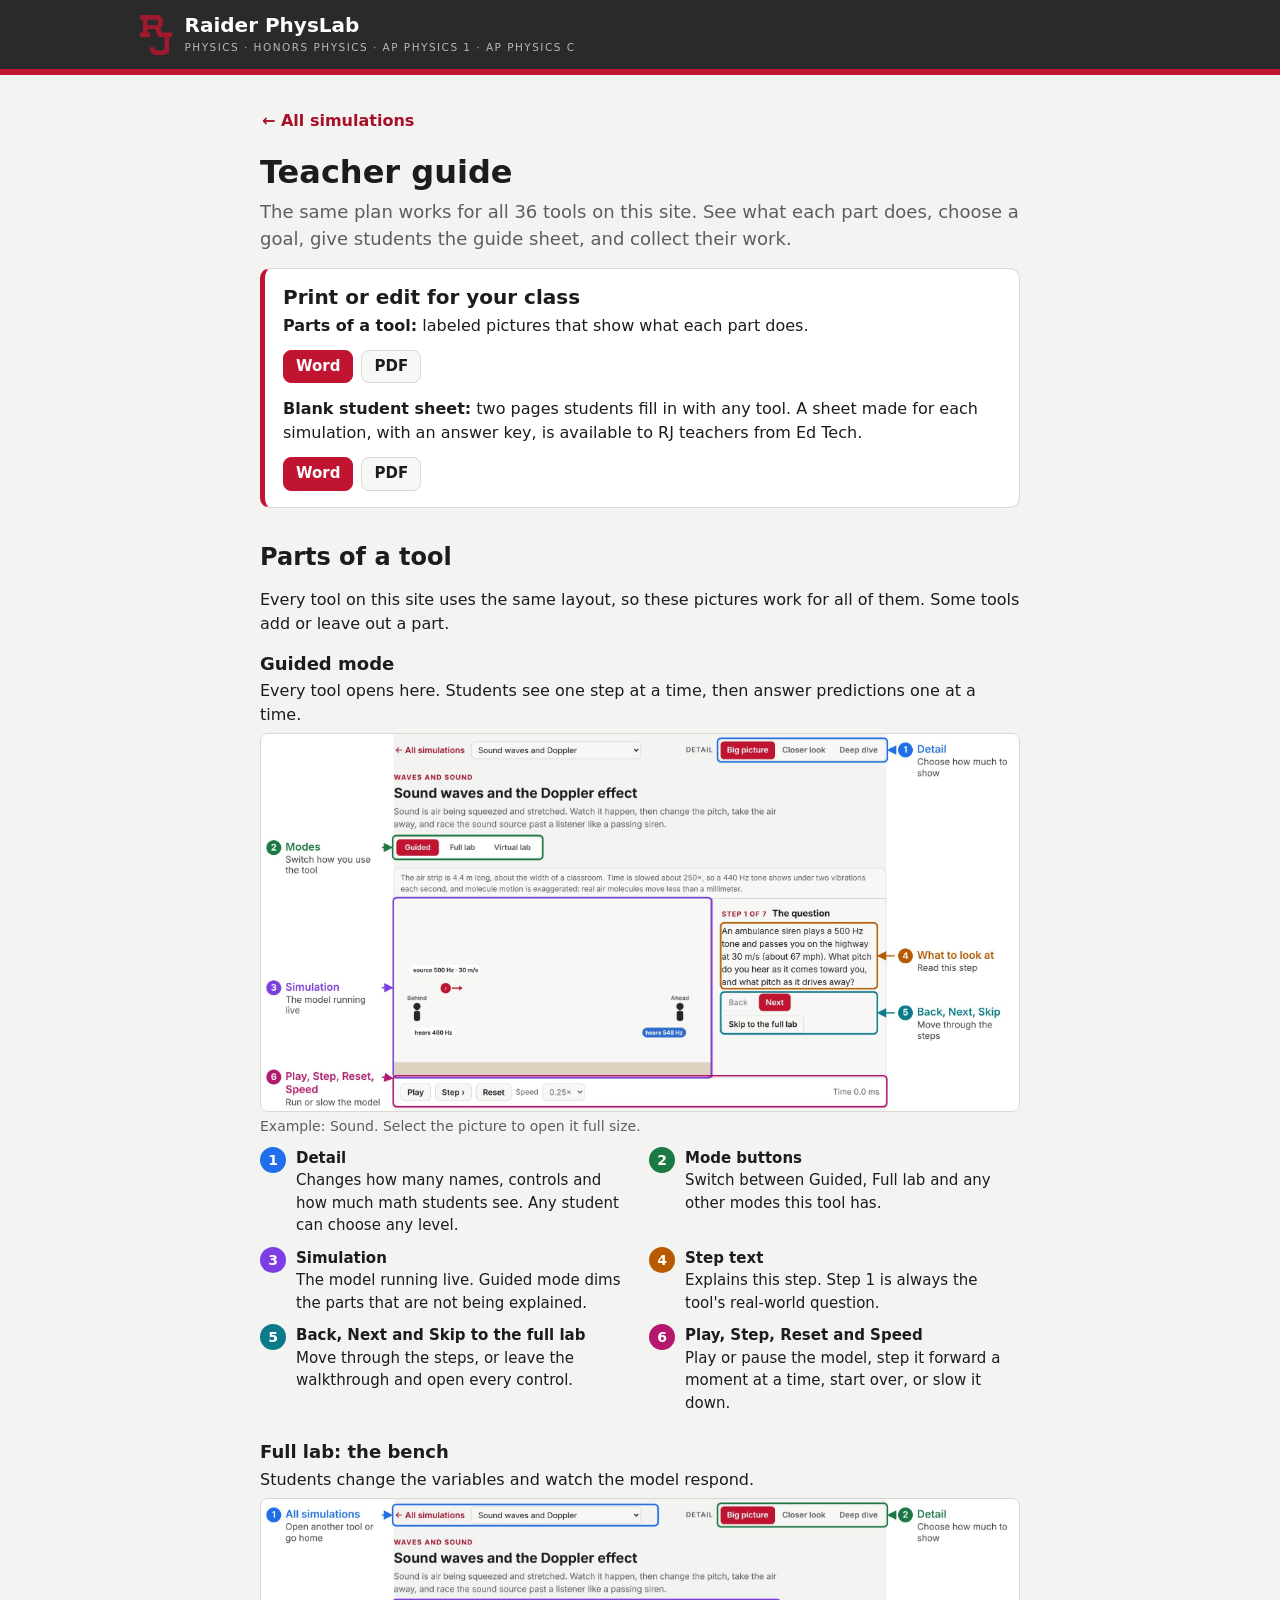
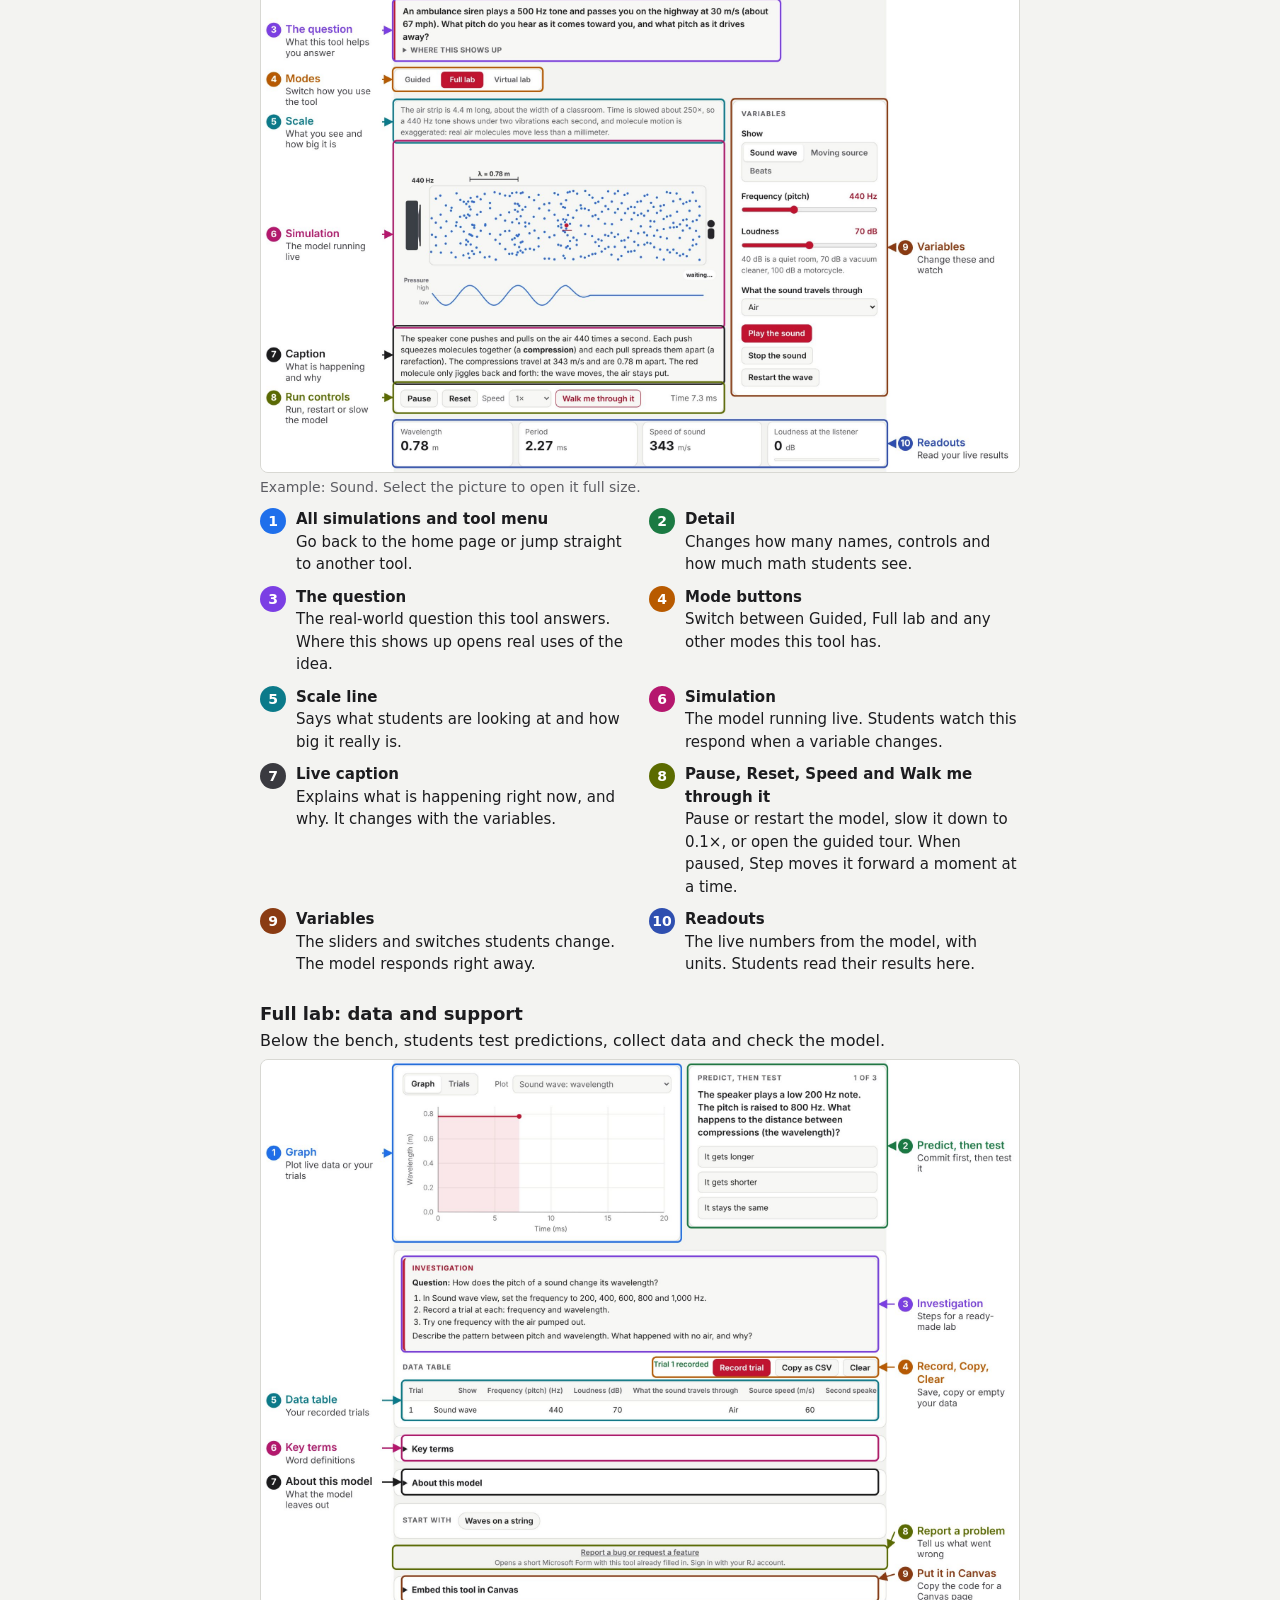
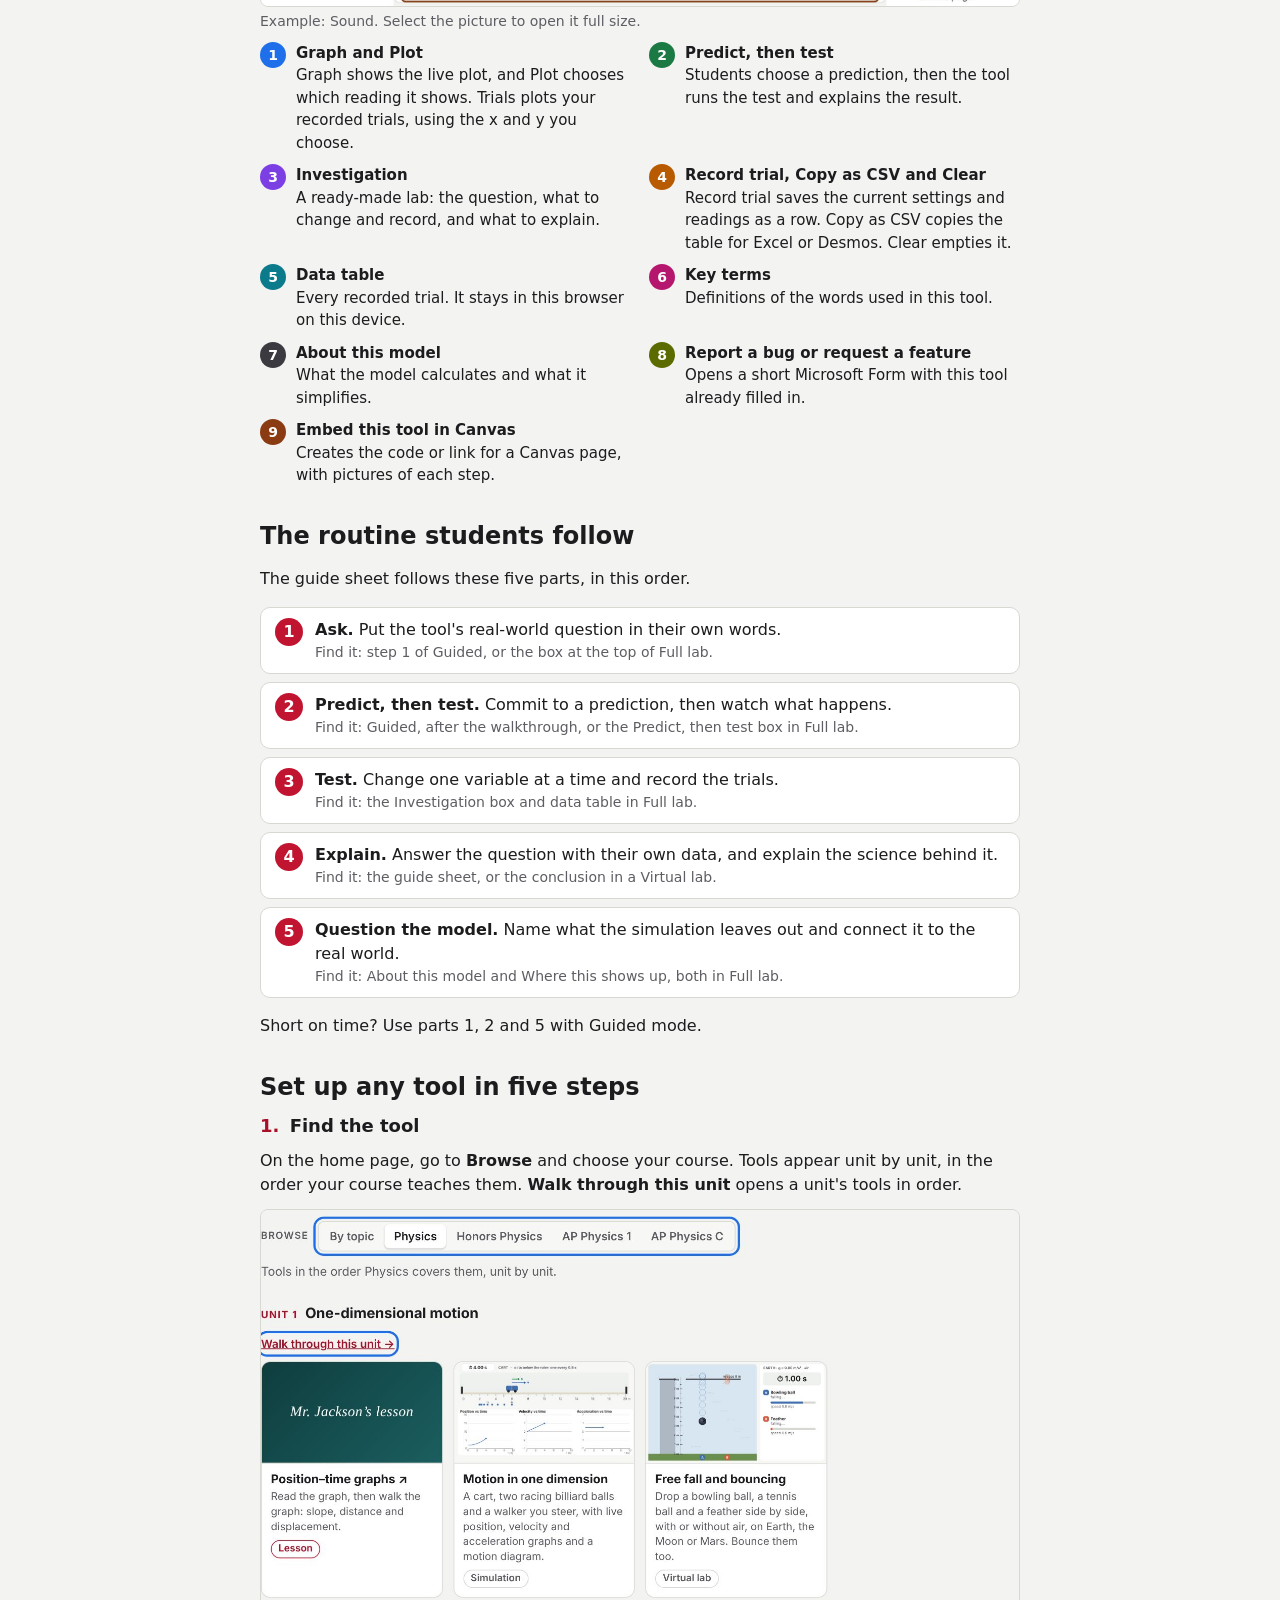
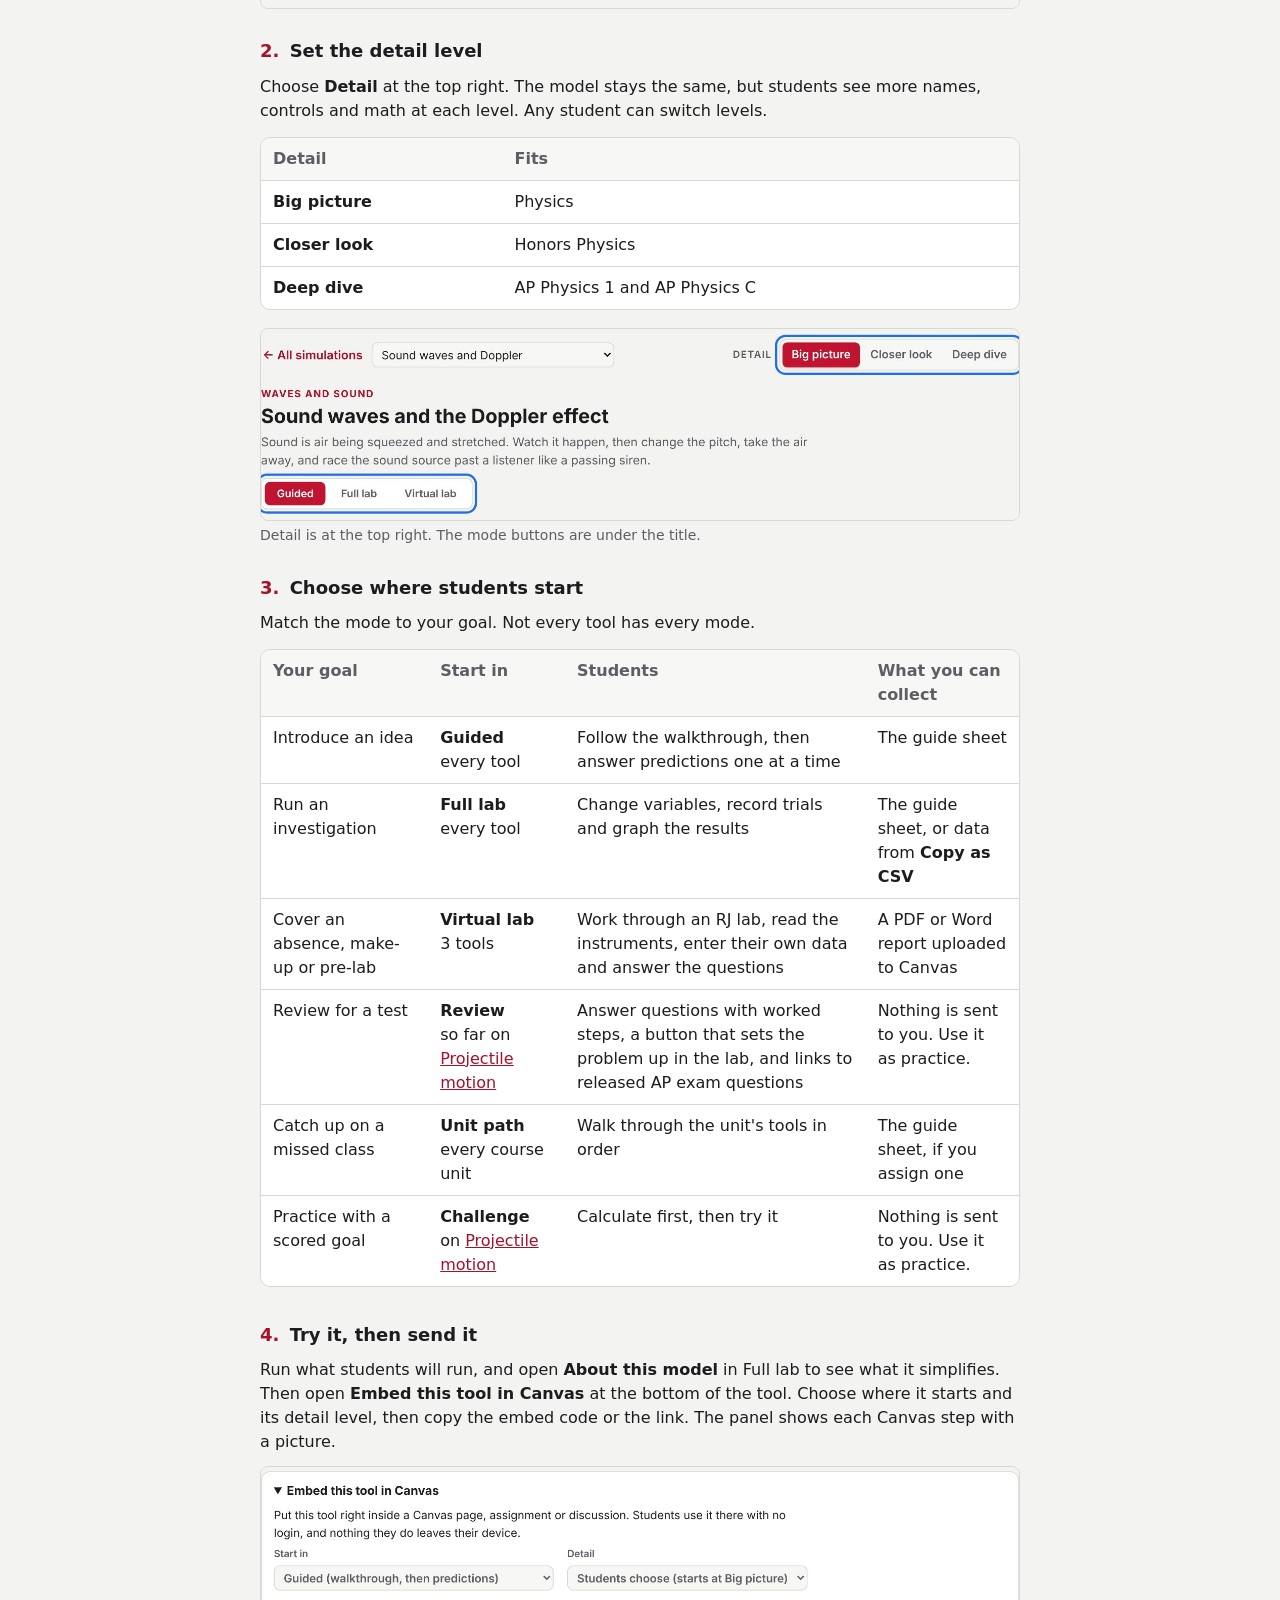
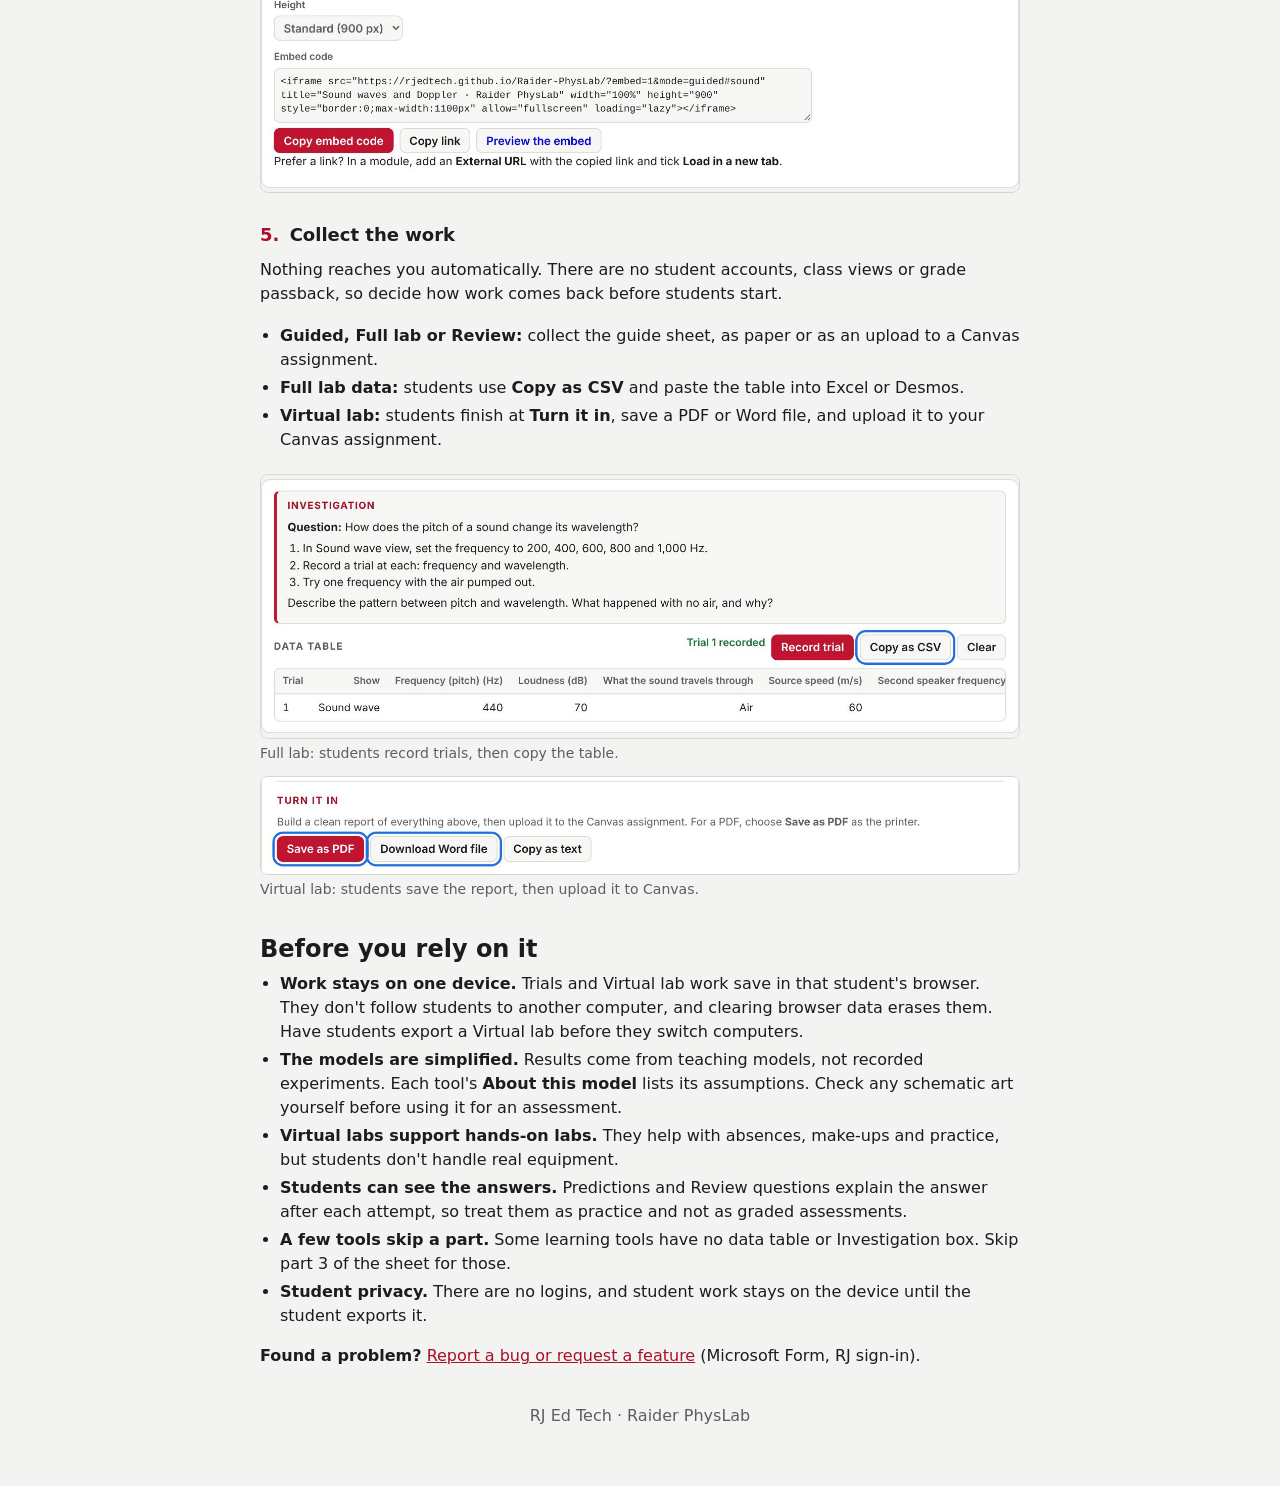
<file: teacher-guide.html>
<!DOCTYPE html>
<html lang="en">
<head>
<meta charset="utf-8">
<meta name="viewport" content="width=device-width, initial-scale=1, viewport-fit=cover">
<title>Teacher Guide · Raider PhysLab</title>
<meta name="description" content="How to use any Raider PhysLab tool in class, with a student guide sheet to download and edit.">
<link rel="icon" href="favicon.ico" sizes="any">
<link rel="icon" href="favicon.svg" type="image/svg+xml">
<link rel="stylesheet" href="biolab.css?v=202611171400">
<style>
.tg{max-width:760px;margin:0 auto}
.tg h2{font-size:24px;margin:34px 0 8px;line-height:1.25}
.tg h3{font-size:18px;margin:0 0 4px;line-height:1.3}
.tg p,.tg li,.tg td,.tg th{font-size:16px;line-height:1.5}
.tg .lede{font-size:18px;color:var(--muted);margin:6px 0 16px}
.tg .back{display:inline-block;margin:0 0 14px;font-weight:600}
.tg h1{font-size:32px;margin:0;line-height:1.2}
.tg ul{padding-left:20px;margin:6px 0}.tg li{margin:4px 0}
.tg-dl{background:var(--card);border:1px solid var(--line);border-left:5px solid var(--rj);border-radius:10px;padding:16px 18px}
.tg-dl h2{margin:0 0 4px;font-size:20px}.tg-dl p{margin:0 0 12px}
.tg-row{display:flex;flex-wrap:wrap;gap:8px}
.tg a.btn{display:inline-block;text-decoration:none;color:var(--fg)}.tg a.btn.primary{color:#fff}
.tg-loop{list-style:none;padding:0;margin:10px 0;counter-reset:s;display:grid;gap:8px}
.tg-loop li{counter-increment:s;background:var(--card);border:1px solid var(--line);border-radius:10px;padding:10px 14px 10px 54px;position:relative;margin:0}
.tg-loop li::before{content:counter(s);position:absolute;left:14px;top:10px;width:28px;height:28px;border-radius:50%;background:var(--rj);color:#fff;font-weight:700;text-align:center;line-height:28px}
.tg-loop small{display:block;color:var(--muted);font-size:14px}
.tg-step{display:grid;gap:8px;margin:0 0 26px;padding-top:4px}
.tg-step h3 span{color:var(--rj-ink);margin-right:4px}
.tg-step p{margin:0}
.tg figure{margin:4px 0 0}
.tg figure img{display:block;width:100%;height:auto;border:1px solid var(--line);border-radius:8px}
.tg figcaption{font-size:14px;color:var(--muted);margin-top:4px}
.tg-scroll{overflow-x:auto;margin:6px 0;border:1px solid var(--line);border-radius:10px;background:var(--card)}
.tg table{border-collapse:collapse;width:100%}
.tg th{text-align:left;background:var(--card2);font-weight:700}
.tg th,.tg td{white-space:normal;text-align:left;padding:9px 12px;border-bottom:1px solid var(--line);vertical-align:top}
.tg tr:last-child td{border-bottom:0}
.tg-part{margin:0 0 26px}.tg-part p{margin:0 0 6px}
.tg-key{list-style:none;padding:0;margin:10px 0 0;display:grid;grid-template-columns:repeat(auto-fit,minmax(300px,1fr));gap:10px 18px}
.tg-key li{display:flex;gap:10px;margin:0;font-size:15px}
.tg-n{flex:none;width:26px;height:26px;border-radius:50%;color:#fff;font-weight:700;font-size:14px;text-align:center;line-height:26px}
.tg-foot{margin:36px 0 10px;color:var(--muted);font-size:14px;text-align:center}
.tg a{color:var(--rj-ink)}
@media (max-width:640px){
.tg-modes thead{display:none}.tg-modes tr{display:block;padding:8px 0;border-bottom:1px solid var(--line)}.tg-modes tr:last-child{border-bottom:0}
.tg-modes td{display:block;border:0;padding:3px 12px}.tg-modes td::before{content:attr(data-l);display:block;font-size:13px;font-weight:700;color:var(--muted)}
}
@media print{.tg-dl .tg-row,.back{display:none}.tg-step,.tg-loop li,tr{break-inside:avoid}.tg figure img{max-height:3.4in;width:auto;max-width:100%}}
</style>
</head>
<body>
<header class="rj-masthead">
  <div class="hl">
    <img class="rj-mark" src="[data-uri]" alt="RJ">
    <div>
      <h1>Raider PhysLab</h1>
      <p class="tagline">Physics · Honors Physics · AP Physics 1 · AP Physics C</p>
    </div>
  </div>
</header>
<main class="wrap"><div class="tg">
<a class="back" href="index.html">← All simulations</a>
<h1>Teacher guide</h1>
<p class="lede">The same plan works for all 36 tools on this site. See what each part does, choose a goal, give students the guide sheet, and collect their work.</p>

<section class="tg-dl">
<h2>Print or edit for your class</h2>
<p><b>Parts of a tool:</b> labeled pictures that show what each part does.</p>
<div class="tg-row" style="margin-bottom:14px"><a class="btn primary" href="parts-of-a-tool.docx" download>Word</a><a class="btn" href="parts-of-a-tool.pdf" target="_blank" rel="noopener">PDF</a></div>
<p><b>Blank student sheet:</b> two pages students fill in with any tool. A sheet made for each simulation, with an answer key, is available to RJ teachers from Ed Tech.</p>
<div class="tg-row"><a class="btn primary" href="student-guide-sheet.docx" download>Word</a><a class="btn" href="student-guide-sheet.pdf" target="_blank" rel="noopener">PDF</a></div>
</section>

<h2>Parts of a tool</h2>
<p>Every tool on this site uses the same layout, so these pictures work for all of them. Some tools add or leave out a part.</p>
<div class="tg-part"><h3>Guided mode</h3><p>Every tool opens here. Students see one step at a time, then answer predictions one at a time.</p><figure><a href="img/guide-parts-guided.jpg" target="_blank" rel="noopener"><img src="img/guide-parts-guided.jpg" alt="Guided mode, with numbered arrows pointing at each part described below." loading="lazy"></a><figcaption>Example: Sound. Select the picture to open it full size.</figcaption></figure><ol class="tg-key"><li><span class="tg-n" style="background:#1f6feb">1</span><div><b>Detail</b><br>Changes how many names, controls and how much math students see. Any student can choose any level.</div></li><li><span class="tg-n" style="background:#1b7a43">2</span><div><b>Mode buttons</b><br>Switch between Guided, Full lab and any other modes this tool has.</div></li><li><span class="tg-n" style="background:#7b3fe4">3</span><div><b>Simulation</b><br>The model running live. Guided mode dims the parts that are not being explained.</div></li><li><span class="tg-n" style="background:#b85a00">4</span><div><b>Step text</b><br>Explains this step. Step 1 is always the tool&#x27;s real-world question.</div></li><li><span class="tg-n" style="background:#0b7a8a">5</span><div><b>Back, Next and Skip to the full lab</b><br>Move through the steps, or leave the walkthrough and open every control.</div></li><li><span class="tg-n" style="background:#b5176e">6</span><div><b>Play, Step, Reset and Speed</b><br>Play or pause the model, step it forward a moment at a time, start over, or slow it down.</div></li></ol></div><div class="tg-part"><h3>Full lab: the bench</h3><p>Students change the variables and watch the model respond.</p><figure><a href="img/guide-parts-labtop.jpg" target="_blank" rel="noopener"><img src="img/guide-parts-labtop.jpg" alt="Full lab: the bench, with numbered arrows pointing at each part described below." loading="lazy"></a><figcaption>Example: Sound. Select the picture to open it full size.</figcaption></figure><ol class="tg-key"><li><span class="tg-n" style="background:#1f6feb">1</span><div><b>All simulations and tool menu</b><br>Go back to the home page or jump straight to another tool.</div></li><li><span class="tg-n" style="background:#1b7a43">2</span><div><b>Detail</b><br>Changes how many names, controls and how much math students see.</div></li><li><span class="tg-n" style="background:#7b3fe4">3</span><div><b>The question</b><br>The real-world question this tool answers. Where this shows up opens real uses of the idea.</div></li><li><span class="tg-n" style="background:#b85a00">4</span><div><b>Mode buttons</b><br>Switch between Guided, Full lab and any other modes this tool has.</div></li><li><span class="tg-n" style="background:#0b7a8a">5</span><div><b>Scale line</b><br>Says what students are looking at and how big it really is.</div></li><li><span class="tg-n" style="background:#b5176e">6</span><div><b>Simulation</b><br>The model running live. Students watch this respond when a variable changes.</div></li><li><span class="tg-n" style="background:#3a3a40">7</span><div><b>Live caption</b><br>Explains what is happening right now, and why. It changes with the variables.</div></li><li><span class="tg-n" style="background:#5b6b00">8</span><div><b>Pause, Reset, Speed and Walk me through it</b><br>Pause or restart the model, slow it down to 0.1×, or open the guided tour. When paused, Step moves it forward a moment at a time.</div></li><li><span class="tg-n" style="background:#8a3b12">9</span><div><b>Variables</b><br>The sliders and switches students change. The model responds right away.</div></li><li><span class="tg-n" style="background:#2f4fb0">10</span><div><b>Readouts</b><br>The live numbers from the model, with units. Students read their results here.</div></li></ol></div><div class="tg-part"><h3>Full lab: data and support</h3><p>Below the bench, students test predictions, collect data and check the model.</p><figure><a href="img/guide-parts-labbottom.jpg" target="_blank" rel="noopener"><img src="img/guide-parts-labbottom.jpg" alt="Full lab: data and support, with numbered arrows pointing at each part described below." loading="lazy"></a><figcaption>Example: Sound. Select the picture to open it full size.</figcaption></figure><ol class="tg-key"><li><span class="tg-n" style="background:#1f6feb">1</span><div><b>Graph and Plot</b><br>Graph shows the live plot, and Plot chooses which reading it shows. Trials plots your recorded trials, using the x and y you choose.</div></li><li><span class="tg-n" style="background:#1b7a43">2</span><div><b>Predict, then test</b><br>Students choose a prediction, then the tool runs the test and explains the result.</div></li><li><span class="tg-n" style="background:#7b3fe4">3</span><div><b>Investigation</b><br>A ready-made lab: the question, what to change and record, and what to explain.</div></li><li><span class="tg-n" style="background:#b85a00">4</span><div><b>Record trial, Copy as CSV and Clear</b><br>Record trial saves the current settings and readings as a row. Copy as CSV copies the table for Excel or Desmos. Clear empties it.</div></li><li><span class="tg-n" style="background:#0b7a8a">5</span><div><b>Data table</b><br>Every recorded trial. It stays in this browser on this device.</div></li><li><span class="tg-n" style="background:#b5176e">6</span><div><b>Key terms</b><br>Definitions of the words used in this tool.</div></li><li><span class="tg-n" style="background:#3a3a40">7</span><div><b>About this model</b><br>What the model calculates and what it simplifies.</div></li><li><span class="tg-n" style="background:#5b6b00">8</span><div><b>Report a bug or request a feature</b><br>Opens a short Microsoft Form with this tool already filled in.</div></li><li><span class="tg-n" style="background:#8a3b12">9</span><div><b>Embed this tool in Canvas</b><br>Creates the code or link for a Canvas page, with pictures of each step.</div></li></ol></div>

<h2>The routine students follow</h2>
<p>The guide sheet follows these five parts, in this order.</p>
<ol class="tg-loop">
<li><b>Ask.</b> Put the tool's real-world question in their own words.<small>Find it: step 1 of Guided, or the box at the top of Full lab.</small></li>
<li><b>Predict, then test.</b> Commit to a prediction, then watch what happens.<small>Find it: Guided, after the walkthrough, or the Predict, then test box in Full lab.</small></li>
<li><b>Test.</b> Change one variable at a time and record the trials.<small>Find it: the Investigation box and data table in Full lab.</small></li>
<li><b>Explain.</b> Answer the question with their own data, and explain the science behind it.<small>Find it: the guide sheet, or the conclusion in a Virtual lab.</small></li>
<li><b>Question the model.</b> Name what the simulation leaves out and connect it to the real world.<small>Find it: About this model and Where this shows up, both in Full lab.</small></li>
</ol>
<p>Short on time? Use parts 1, 2 and 5 with Guided mode.</p>

<h2>Set up any tool in five steps</h2>

<div class="tg-step"><h3><span>1.</span> Find the tool</h3>
<p>On the home page, go to <b>Browse</b> and choose your course. Tools appear unit by unit, in the order your course teaches them. <b>Walk through this unit</b> opens a unit's tools in order.</p>
<figure><a href="img/guide-browse.jpg" target="_blank" rel="noopener"><img src="img/guide-browse.jpg" alt="The Browse switch set to Physics, with Walk through this unit outlined above the first unit&#x27;s tools." loading="lazy"></a></figure></div>

<div class="tg-step"><h3><span>2.</span> Set the detail level</h3>
<p>Choose <b>Detail</b> at the top right. The model stays the same, but students see more names, controls and math at each level. Any student can switch levels.</p>
<div class="tg-scroll"><table><thead><tr><th>Detail</th><th>Fits</th></tr></thead><tbody><tr><td><b>Big picture</b></td><td>Physics</td></tr><tr><td><b>Closer look</b></td><td>Honors Physics</td></tr><tr><td><b>Deep dive</b></td><td>AP Physics 1 and AP Physics C</td></tr></tbody></table></div>
<figure><a href="img/guide-setup.jpg" target="_blank" rel="noopener"><img src="img/guide-setup.jpg" alt="The Sound tool with the Detail switch and the mode buttons outlined." loading="lazy"></a><figcaption>Detail is at the top right. The mode buttons are under the title.</figcaption></figure></div>

<div class="tg-step"><h3><span>3.</span> Choose where students start</h3>
<p>Match the mode to your goal. Not every tool has every mode.</p>
<div class="tg-scroll"><table class="tg-modes"><thead><tr><th>Your goal</th><th>Start in</th><th>Students</th><th>What you can collect</th></tr></thead><tbody>
<tr><td data-l="Your goal">Introduce an idea</td><td data-l="Start in"><b>Guided</b><br>every tool</td><td data-l="Students">Follow the walkthrough, then answer predictions one at a time</td><td data-l="What you can collect">The guide sheet</td></tr>
<tr><td data-l="Your goal">Run an investigation</td><td data-l="Start in"><b>Full lab</b><br>every tool</td><td data-l="Students">Change variables, record trials and graph the results</td><td data-l="What you can collect">The guide sheet, or data from <b>Copy as CSV</b></td></tr>
<tr><td data-l="Your goal">Cover an absence, make-up or pre-lab</td><td data-l="Start in"><b>Virtual lab</b><br>3 tools</td><td data-l="Students">Work through an RJ lab, read the instruments, enter their own data and answer the questions</td><td data-l="What you can collect">A PDF or Word report uploaded to Canvas</td></tr>
<tr><td data-l="Your goal">Review for a test</td><td data-l="Start in"><b>Review</b><br>so far on <a href="index.html#projectile">Projectile motion</a></td><td data-l="Students">Answer questions with worked steps, a button that sets the problem up in the lab, and links to released AP exam questions</td><td data-l="What you can collect">Nothing is sent to you. Use it as practice.</td></tr>
<tr><td data-l="Your goal">Catch up on a missed class</td><td data-l="Start in"><b>Unit path</b><br>every course unit</td><td data-l="Students">Walk through the unit's tools in order</td><td data-l="What you can collect">The guide sheet, if you assign one</td></tr>
<tr><td data-l="Your goal">Practice with a scored goal</td><td data-l="Start in"><b>Challenge</b><br>on <a href="index.html#projectile">Projectile motion</a></td><td data-l="Students">Calculate first, then try it</td><td data-l="What you can collect">Nothing is sent to you. Use it as practice.</td></tr>
</tbody></table></div>
</div>

<div class="tg-step"><h3><span>4.</span> Try it, then send it</h3>
<p>Run what students will run, and open <b>About this model</b> in Full lab to see what it simplifies. Then open <b>Embed this tool in Canvas</b> at the bottom of the tool. Choose where it starts and its detail level, then copy the embed code or the link. The panel shows each Canvas step with a picture.</p>
<figure><a href="img/guide-embed.jpg" target="_blank" rel="noopener"><img src="img/guide-embed.jpg" alt="The Embed this tool in Canvas panel, with Start in, Detail and Height menus, the embed code, and copy buttons." loading="lazy"></a></figure></div>

<div class="tg-step"><h3><span>5.</span> Collect the work</h3>
<p>Nothing reaches you automatically. There are no student accounts, class views or grade passback, so decide how work comes back before students start.</p>
<ul>
<li><b>Guided, Full lab or Review:</b> collect the guide sheet, as paper or as an upload to a Canvas assignment.</li>
<li><b>Full lab data:</b> students use <b>Copy as CSV</b> and paste the table into Excel or Desmos.</li>
<li><b>Virtual lab:</b> students finish at <b>Turn it in</b>, save a PDF or Word file, and upload it to your Canvas assignment.</li>
</ul>
<figure><a href="img/guide-lab.jpg" target="_blank" rel="noopener"><img src="img/guide-lab.jpg" alt="The Investigation box and data table in Full lab, with Copy as CSV outlined." loading="lazy"></a><figcaption>Full lab: students record trials, then copy the table.</figcaption></figure>
<figure><a href="img/guide-turnin.jpg" target="_blank" rel="noopener"><img src="img/guide-turnin.jpg" alt="The Turn it in section of a Virtual lab, with Save as PDF and Download Word file outlined." loading="lazy"></a><figcaption>Virtual lab: students save the report, then upload it to Canvas.</figcaption></figure></div>

<h2>Before you rely on it</h2>
<ul>
<li><b>Work stays on one device.</b> Trials and Virtual lab work save in that student's browser. They don't follow students to another computer, and clearing browser data erases them. Have students export a Virtual lab before they switch computers.</li>
<li><b>The models are simplified.</b> Results come from teaching models, not recorded experiments. Each tool's <b>About this model</b> lists its assumptions. Check any schematic art yourself before using it for an assessment.</li>
<li><b>Virtual labs support hands-on labs.</b> They help with absences, make-ups and practice, but students don't handle real equipment.</li>
<li><b>Students can see the answers.</b> Predictions and Review questions explain the answer after each attempt, so treat them as practice and not as graded assessments.</li>
<li><b>A few tools skip a part.</b> Some learning tools have no data table or Investigation box. Skip part 3 of the sheet for those.</li>

<li><b>Student privacy.</b> There are no logins, and student work stays on the device until the student exports it.</li>
</ul>
<p><b>Found a problem?</b> <a href="https://forms.cloud.microsoft/Pages/ResponsePage.aspx?id=4SwuQZc-CEClZjjFdYLisQzihhIB-7hPp9L3AOSeJONUOVJaVTVMOE9YMFNSVVM3TUNOOFVQR1pYTi4u&amp;rc59cb41123d3497584d2ca10cb9e1c54=%22Raider%20PhysLab%22" target="_blank" rel="noopener">Report a bug or request a feature</a> (Microsoft Form, RJ sign-in).</p>
<p class="tg-foot">RJ Ed Tech · Raider PhysLab</p>
</div></main>
<!-- Anonymous page-view count (GoatCounter, rjedtech.goatcounter.com): no cookies, no personal data, no form contents.
     Each tool (#id) counts as its own page; anything after = or @ in the address is never sent.
     A visit through the school's Securly filter (?scrlybrkr in the address) adds ?sd = school device; nothing else about the visitor is sent. -->
<script>
window.goatcounter={no_onload:true};
(function(){var last=null,tries=0;
function route(){var h=(location.hash||'').slice(1).split(/[=@?&]/)[0].replace(/[^A-Za-z0-9_-]/g,'').slice(0,40);return location.pathname.replace(/index\.html$/,'')+(h?'#'+h:'')+(/scrlybrkr/.test(location.search)?'?sd':'');}
function go(){var p=route();if(p===last)return;var g=window.goatcounter;if(!g||typeof g.count!=='function'){if(tries++<40)setTimeout(go,250);return;}last=p;try{g.count({path:p});}catch(e){}}
window.addEventListener('hashchange',go);if(document.readyState==='complete')go();else window.addEventListener('load',go);})();
</script>
<script data-goatcounter="https://rjedtech.goatcounter.com/count" async src="//gc.zgo.at/count.js"></script>
</body>
</html>
</file>
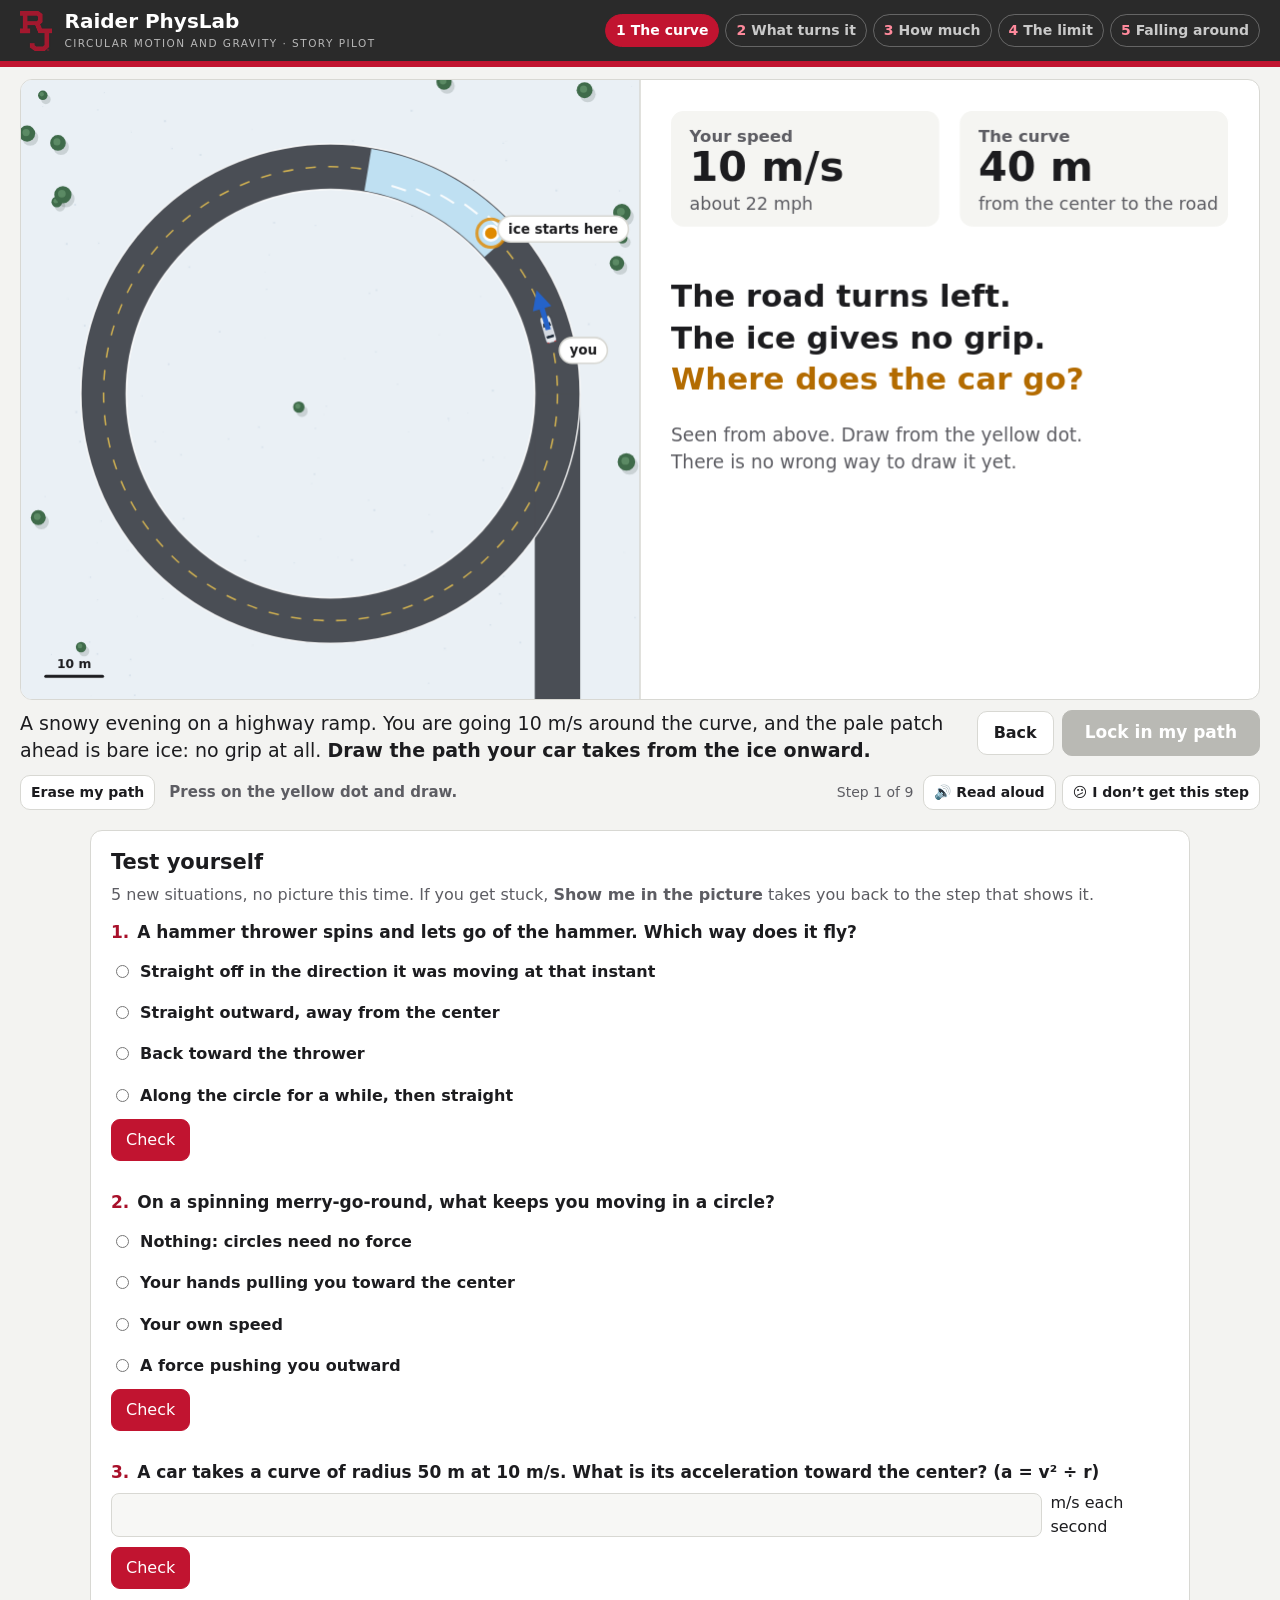
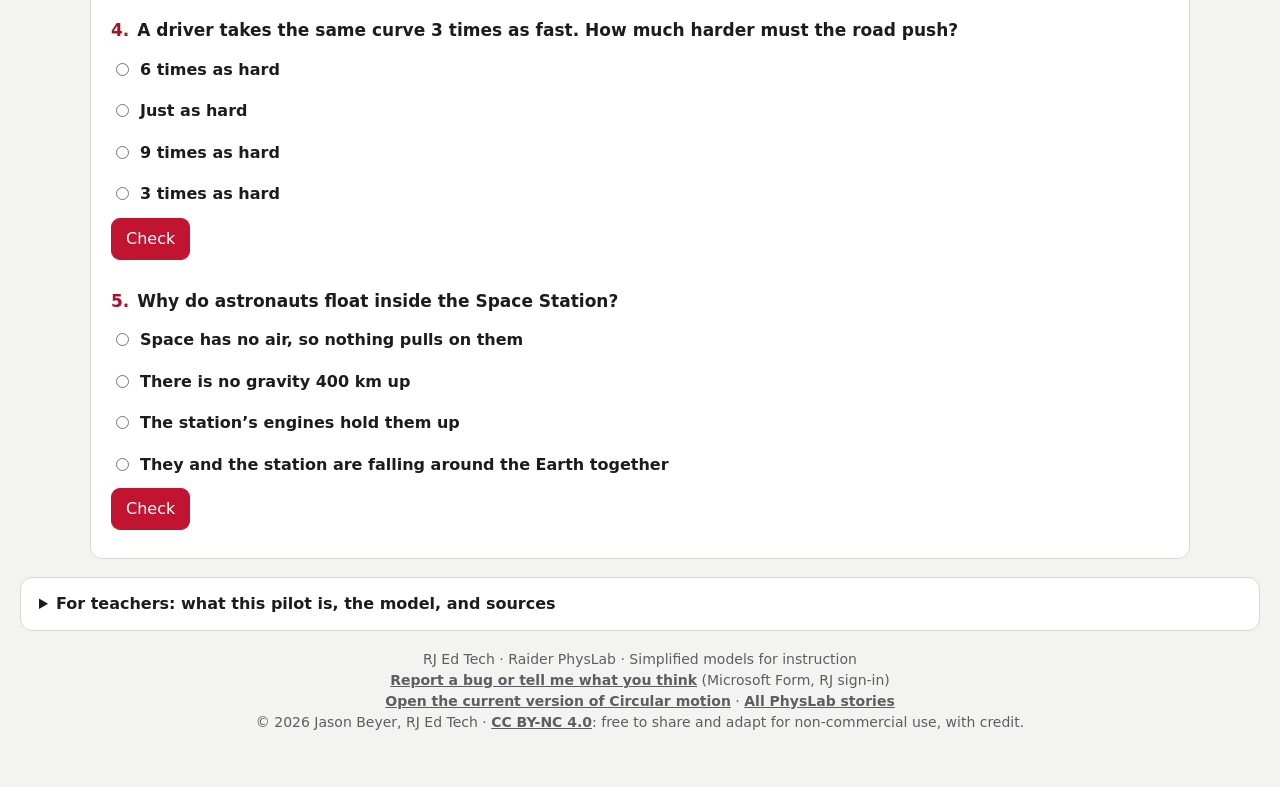
<file: story/circular.html>
<!DOCTYPE html>
<html lang="en" data-theme="light">
<head>
<meta charset="utf-8">
<meta name="viewport" content="width=device-width, initial-scale=1, viewport-fit=cover">
<title>What makes it turn? · Raider PhysLab</title>
<meta name="description" content="Circular motion and gravity as one story: a car on an icy ramp, the push toward the center, and why the Space Station does not fall.">
<link rel="icon" href="../favicon.ico" sizes="any">
<link rel="icon" href="../favicon.svg" type="image/svg+xml">
<link rel="apple-touch-icon" href="../apple-touch-icon.png">
<link rel="stylesheet" href="kit.css?v=20261121a">
</head>
<body>
<header class="mast"><div class="mast-in">
  <img src="[data-uri]" alt="RJ">
  <div><h1>Raider PhysLab</h1><p>Circular motion and gravity · story pilot</p></div>
  <ol class="chs" id="chs" aria-label="Parts of the story"></ol>
</div></header>

<main class="wrap">
  <p class="rot">This page is built for a laptop or a projector. On a phone, turn it sideways.</p>
  <div class="stage" id="stagebox"><canvas id="stage" width="1200" height="600" role="img" aria-label="Animated top-down scene of a car on a curved ramp, then the Earth and the Space Station, with linked pictures. The text under it says what the picture shows."></canvas></div>
  <section class="talk">
    <p class="cap" id="cap" aria-live="polite"></p>
    <div class="navs">
      <button class="btn" id="back" type="button">Back</button>
      <button class="btn pri" id="next" type="button">Next</button>
    </div>
    <p class="alt" id="alt" hidden></p>
    <div class="row2">
      <div class="act" id="act"></div>
      <span class="hint" id="hint"></span>
      <span class="tools">
        <span class="count" id="count"></span>
        <button class="btn sm" id="replay" type="button">↻ Replay</button>
        <button class="btn sm" id="aloud" type="button" aria-pressed="false" title="Read each step out loud">🔊 Read aloud</button>
        <button class="btn sm" id="confused" type="button">😕 I don’t get this step</button>
      </span>
    </div>
  </section>

  <section class="card" id="turnin" hidden>
    <h2>Tell it back</h2>
    <p class="small">Answer in your own words, then copy and paste into Canvas. Nothing here is sent anywhere; it stays in this browser.</p>
    <label for="ti-name">Your name</label><input type="text" id="ti-name" autocomplete="name">
    <div id="ti-order"></div>
    <label for="ti-1">A passenger says a force threw them against the door in a sharp turn. Explain what really happened.</label><textarea id="ti-1" data-label="What really happens when a passenger feels thrown against the door"></textarea>
    <label for="ti-2">Astronauts on the Space Station float. A friend says there is no gravity up there. What do you tell them?</label><textarea id="ti-2" data-label="What I would tell a friend who says there is no gravity on the Space Station"></textarea>
    <p id="ti-words" style="margin:8px 0 0"></p>
    <label>Which helped you see it better?</label>
    <div class="row" id="ti-vote">
      <label><input type="radio" name="vote" value="story"> This story version</label>
      <label><input type="radio" name="vote" value="current"> The current version</label>
      <label><input type="radio" name="vote" value="only"> I have only used this one</label>
    </div>
    <p style="margin:12px 0 0"><button class="btn pri" id="ti-copy" type="button">Copy for Canvas</button> <span class="small" id="ti-msg" aria-live="polite"></span></p>
  </section>

  <section class="card" id="ty" aria-label="Test yourself"></section>

  <details class="card">
    <summary>For teachers: what this pilot is, the model, and sources</summary>
    <p>This is a trial of a different lesson design for <a href="../index.html#circular">Circular motion</a> and <a href="../index.html#gravity">Gravity and orbits</a>, the fall Unit 4 in Physics.</p>
    <ul>
      <li><b>One story, seen from above.</b> A car on a curved highway ramp hits ice. Then a test circle, then the Earth.</li>
      <li><b>Students commit first, by drawing.</b> They draw the car’s path on the ice. The page sorts the drawing into the three common ideas: follows the curve, flung outward, straight ahead.</li>
      <li><b>Linked pictures.</b> Velocity and the road’s push stay at right angles on the car. All the velocity arrows, moved to one point, make a second circle, and how fast its tip moves is the acceleration: that is where v² ÷ r comes from.</li>
      <li><b>Two viewpoints.</b> A phone on the dashboard, seen from above and from inside the car, for the “thrown outward” feeling.</li>
      <li><b>Then gravity.</b> The airdrop from the projectile story is thrown faster and faster until it never lands, and the Space Station’s numbers are checked against v² ÷ r.</li>
    </ul>
    <p><b>Ways to use it.</b> Project step 1 and have students sketch the path on paper first. Step 4 (the phone) and step 8 (keep going faster) work well as turn-and-talks. Or assign it and collect “Tell it back” with Copy for Canvas.</p>
    <p><b>The model.</b> A 1,500 kg car on a level 40 m circle at 10 m/s needs 2.5 m/s² toward the center (3.75 kN). Grip is 0.8, 0.5 and 0.1 times the car’s weight for dry, wet and ice. These are typical tire values, not measurements, and a real ramp is banked, which this ignores. When the car asks for more than the grip, it is drawn on the widest circle the grip allows. Real yellow curve signs are not this sum: they come from an engineering study of the speed drivers can take comfortably, well under the grip limit (<a href="https://highways.dot.gov/sites/fhwa.dot.gov/files/2022-06/fhwasa1122.pdf" target="_blank" rel="noopener">FHWA, Procedures for Setting Advisory Speeds on Curves</a>).</p>
    <ul class="small">
      <li>The orbit step uses Newton’s inverse-square gravity for the Earth (GM = 398,600 km³/s²), no air, from 400 km up. The Earth and that height are to scale; the tower is not real.</li>
      <li>Space Station: about 400 km up, 7.66 km/s (about 5 miles every second), one lap in about 92 minutes, and crewed without a break since November 2, 2000 (<a href="https://www.nasa.gov/international-space-station/space-station-facts-and-figures/" target="_blank" rel="noopener">NASA station facts</a>). Gravity at that height, 8.7 m/s², is my calculation: 9.8 × (6,371 ÷ 6,771)².</li>
      <li>The word “centrifugal” is not used. The page shows the phone going straight instead.</li>
    </ul>
    <p class="small">Counting: this page counts anonymous page views and which step was reached, with no names and nothing a student types.</p>
  </details>

  <p class="foot">RJ Ed Tech · Raider PhysLab · Simplified models for instruction<br>
  <a href="https://forms.cloud.microsoft/Pages/ResponsePage.aspx?id=4SwuQZc-CEClZjjFdYLisQzihhIB-7hPp9L3AOSeJONUOVJaVTVMOE9YMFNSVVM3TUNOOFVQR1pYTi4u&amp;rc59cb41123d3497584d2ca10cb9e1c54=%22Raider%20PhysLab%22" target="_blank" rel="noopener">Report a bug or tell me what you think</a> (Microsoft Form, RJ sign-in)<br>
  <a href="../index.html#circular">Open the current version of Circular motion</a> · <a href="index.html">All PhysLab stories</a><br>
  © 2026 Jason Beyer, RJ Ed Tech · <a href="https://creativecommons.org/licenses/by-nc/4.0/" target="_blank" rel="license noopener">CC BY-NC 4.0</a>: free to share and adapt for non-commercial use, with credit.</p>
</main>
<script src="kit.js?v=20261121c"></script>
<script src="circular.js?v=20261125c"></script>
<script src="test-yourself.js?v=2026112122"></script>
<script src="circular-test.js?v=2026112122"></script>
<!-- Anonymous page-view count (GoatCounter, rjedtech.goatcounter.com): no cookies, no personal data, no form contents. -->
<script data-goatcounter="https://rjedtech.goatcounter.com/count" async src="//gc.zgo.at/count.js"></script>
</body>
</html>
</file>
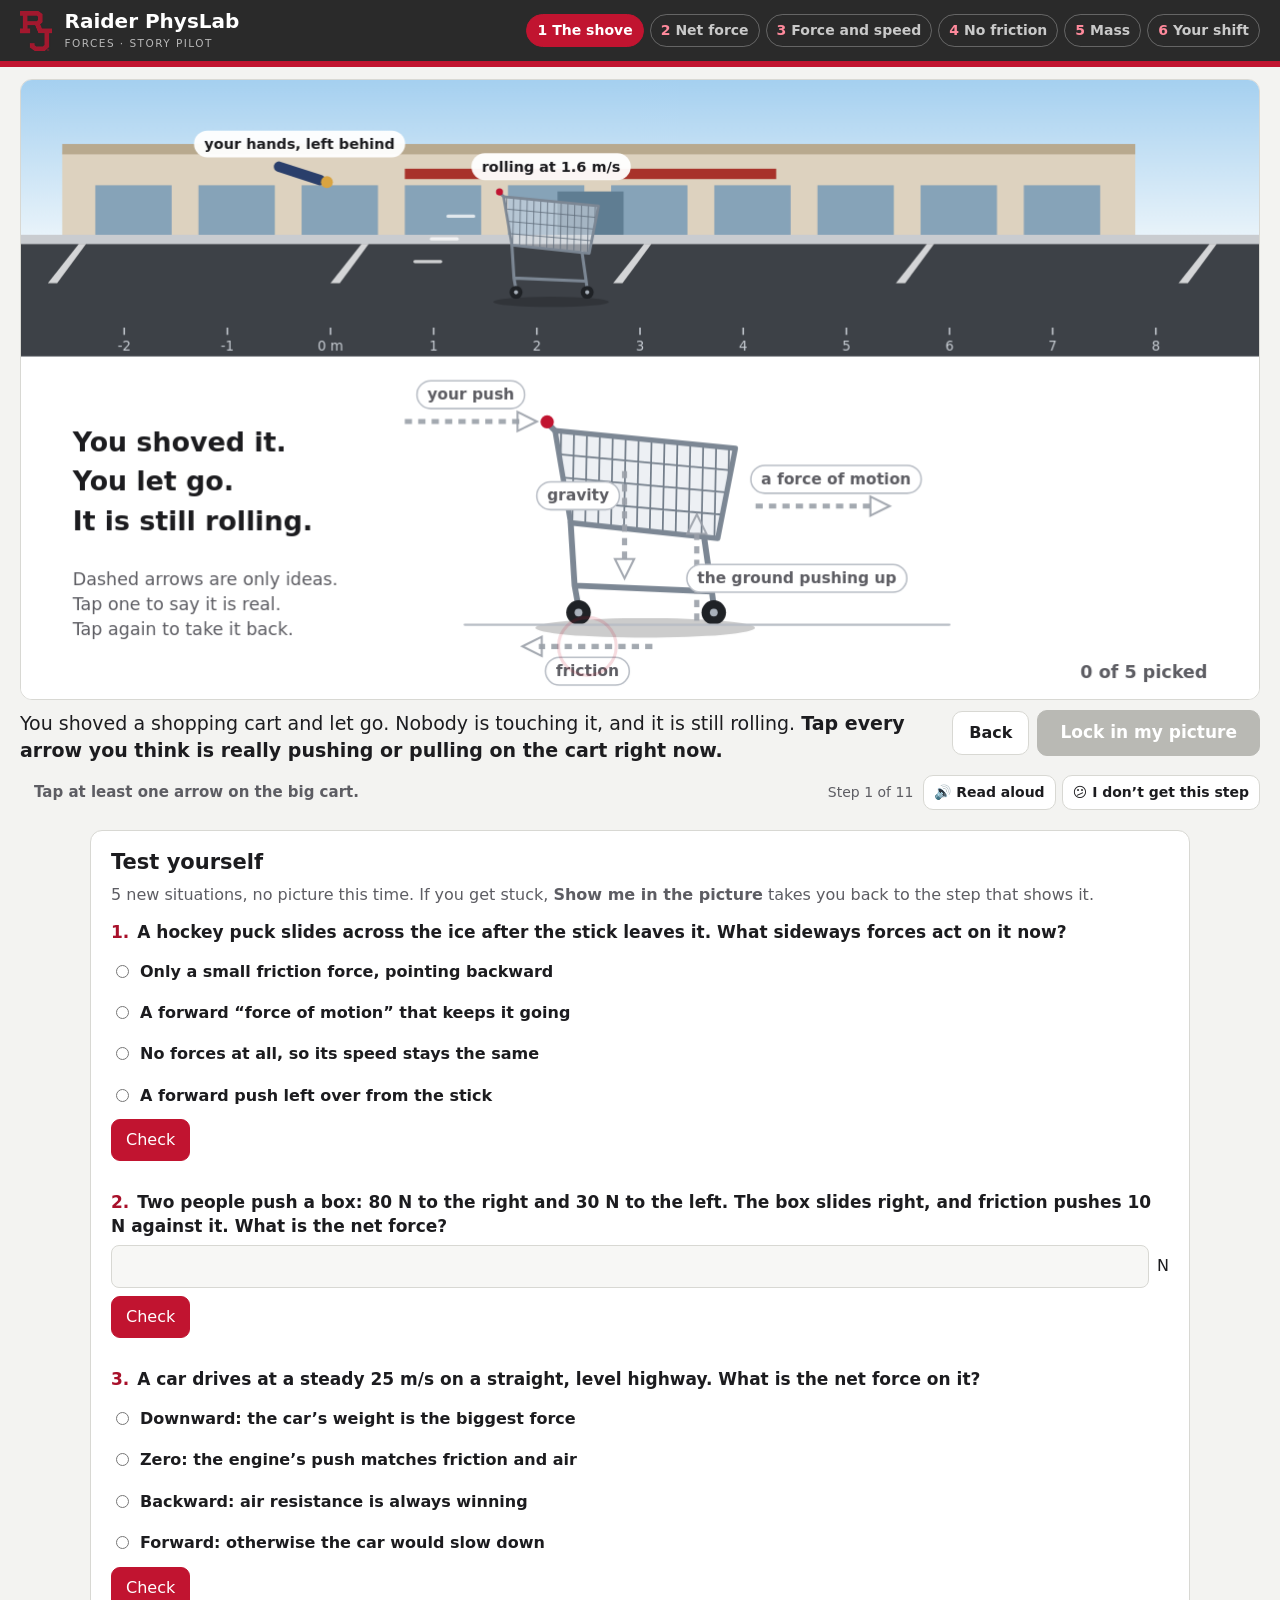
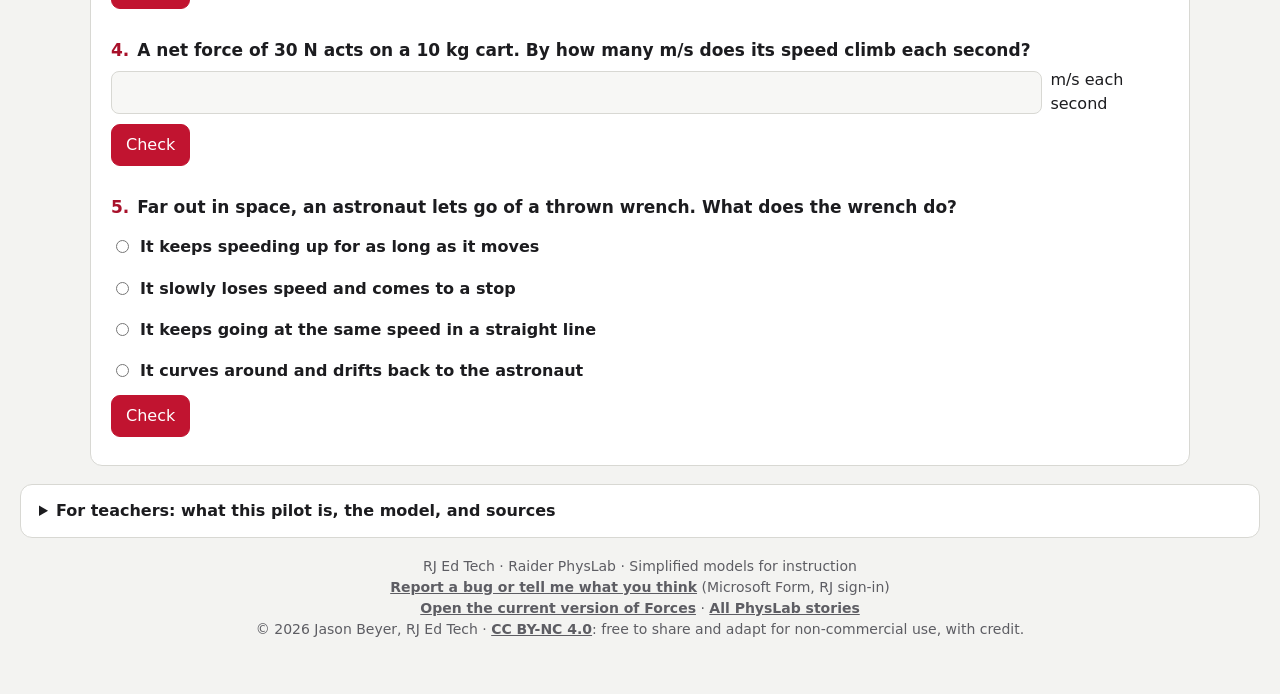
<file: story/forces.html>
<!DOCTYPE html>
<html lang="en" data-theme="light">
<head>
<meta charset="utf-8">
<meta name="viewport" content="width=device-width, initial-scale=1, viewport-fit=cover">
<title>What keeps it moving? · Raider PhysLab</title>
<meta name="description" content="Forces as one story: a shoved shopping cart, the net force, and why zero net force does not mean stopped.">
<link rel="icon" href="../favicon.ico" sizes="any">
<link rel="icon" href="../favicon.svg" type="image/svg+xml">
<link rel="apple-touch-icon" href="../apple-touch-icon.png">
<link rel="stylesheet" href="kit.css?v=20261121a">
</head>
<body>
<header class="mast"><div class="mast-in">
  <img src="[data-uri]" alt="RJ">
  <div><h1>Raider PhysLab</h1><p>Forces · story pilot</p></div>
  <ol class="chs" id="chs" aria-label="Parts of the story"></ol>
</div></header>

<main class="wrap">
  <p class="rot">This page is built for a laptop or a projector. On a phone, turn it sideways.</p>
  <div class="stage" id="stagebox"><canvas id="stage" width="1200" height="600" role="img" aria-label="Animated parking lot scene with force arrows and graphs. The text under it says what the picture shows."></canvas></div>
  <section class="talk">
    <p class="cap" id="cap" aria-live="polite"></p>
    <div class="navs">
      <button class="btn" id="back" type="button">Back</button>
      <button class="btn pri" id="next" type="button">Next</button>
    </div>
    <p class="alt" id="alt" hidden></p>
    <div class="row2">
      <div class="act" id="act"></div>
      <span class="hint" id="hint"></span>
      <span class="tools">
        <span class="count" id="count"></span>
        <button class="btn sm" id="replay" type="button">↻ Replay</button>
        <button class="btn sm" id="aloud" type="button" aria-pressed="false" title="Read each step out loud">🔊 Read aloud</button>
        <button class="btn sm" id="confused" type="button">😕 I don’t get this step</button>
      </span>
    </div>
  </section>

  <section class="card" id="turnin" hidden>
    <h2>Tell it back</h2>
    <p class="small">Answer in your own words, then copy and paste into Canvas. Nothing here is sent anywhere; it stays in this browser.</p>
    <label for="ti-name">Your name</label><input type="text" id="ti-name" autocomplete="name">
    <div id="ti-order"></div>
    <label for="ti-1">A cart is rolling and nobody is touching it. A friend says a force must be keeping it going. What do you tell them?</label><textarea id="ti-1" data-label="What I would tell a friend who says a force keeps a rolling cart going"></textarea>
    <label for="ti-2">You push a row of carts at a steady walk. What is the net force on the row, and how do you know?</label><textarea id="ti-2" data-label="The net force on carts pushed at a steady walk"></textarea>
    <p id="ti-words" style="margin:8px 0 0"></p>
    <label>Which helped you see it better?</label>
    <div class="row" id="ti-vote">
      <label><input type="radio" name="vote" value="story"> This story version</label>
      <label><input type="radio" name="vote" value="current"> The current version</label>
      <label><input type="radio" name="vote" value="only"> I have only used this one</label>
    </div>
    <p style="margin:12px 0 0"><button class="btn pri" id="ti-copy" type="button">Copy for Canvas</button> <span class="small" id="ti-msg" aria-live="polite"></span></p>
  </section>

  <section class="card" id="ty" aria-label="Test yourself"></section>

  <details class="card">
    <summary>For teachers: what this pilot is, the model, and sources</summary>
    <p>This is a trial of a different lesson design for <a href="../index.html#forces">Forces</a>, aimed at the idea RJ Physics tests show students miss most: net force is not the same thing as motion, and zero net force does not mean stopped.</p>
    <ul>
      <li><b>One story.</b> A shopping cart, shoved once and let go, then a row of carts, the job many students have had or will have.</li>
      <li><b>Students commit first, and build.</b> They tap the forces they believe act on the rolling cart, hold a cart at steady speed by dragging their own push, and draw the speed line for a cart on ice before they see it.</li>
      <li><b>Linked pictures.</b> The arrows on the cart become the free-body diagram, the leftover becomes the net force, and the net force sets the slope of the speed line.</li>
      <li><b>A real case.</b> Voyager 1, which reached one light-day from Earth on November 18, 2026.</li>
    </ul>
    <p><b>Ways to use it.</b> Project step 1 and have the class vote on each arrow. Step 7 (draw the line) works well as a turn-and-talk before you reveal step 8. Or assign it and collect “Tell it back” with Copy for Canvas. The arrow keys move between steps.</p>
    <p><b>The model.</b> One cart is 25 kg with 10 N of rolling friction, the same whether it is starting or moving. The shove is 60 N for 1 s. So the net force is 50 N, the cart reaches 2 m/s, and it coasts 5 m in 5 s.</p>
    <ul class="small">
      <li>25 kg is a round number for a full-size steel cart; weigh one for the real figure. 10 N of friction is a rolling-resistance coefficient of about 0.04. Nested carts are drawn 0.27 m apart, the nesting depth one maker lists (10.8 in).</li>
      <li>Gravity on the cart is 25 kg × 9.8 = 245 N. The up and down arrows are drawn to the same scale as the sideways ones until the diagram zooms in, and it says so when it does.</li>
      <li>Voyager 1: launch date, speed (38,000 mph, 17 km/s) and the one light-day date are NASA’s (<a href="https://science.nasa.gov/mission/voyager/voyager-1/" target="_blank" rel="noopener">NASA Science</a>, <a href="https://svs.gsfc.nasa.gov/15120" target="_blank" rel="noopener">NASA SVS</a>). The speed curve since 1980 is my calculation from the Sun’s gravity alone, tuned to today’s speed and distance. It is not NASA tracking data. Small thrusters still turn the spacecraft; they do not drive it forward.</li>
    </ul>
    <p class="small">Counting: this page counts anonymous page views and which step was reached, with no names and nothing a student types.</p>
  </details>

  <p class="foot">RJ Ed Tech · Raider PhysLab · Simplified models for instruction<br>
  <a href="https://forms.cloud.microsoft/Pages/ResponsePage.aspx?id=4SwuQZc-CEClZjjFdYLisQzihhIB-7hPp9L3AOSeJONUOVJaVTVMOE9YMFNSVVM3TUNOOFVQR1pYTi4u&amp;rc59cb41123d3497584d2ca10cb9e1c54=%22Raider%20PhysLab%22" target="_blank" rel="noopener">Report a bug or tell me what you think</a> (Microsoft Form, RJ sign-in)<br>
  <a href="../index.html#forces">Open the current version of Forces</a> · <a href="index.html">All PhysLab stories</a><br>
  © 2026 Jason Beyer, RJ Ed Tech · <a href="https://creativecommons.org/licenses/by-nc/4.0/" target="_blank" rel="license noopener">CC BY-NC 4.0</a>: free to share and adapt for non-commercial use, with credit.</p>
</main>
<script src="kit.js?v=20261121c"></script>
<script src="forces.js?v=20261121a"></script>
<script src="test-yourself.js?v=2026112122"></script>
<script src="forces-test.js?v=2026112122"></script>
<!-- Anonymous page-view count (GoatCounter, rjedtech.goatcounter.com): no cookies, no personal data, no form contents. -->
<script data-goatcounter="https://rjedtech.goatcounter.com/count" async src="//gc.zgo.at/count.js"></script>
</body>
</html>
</file>
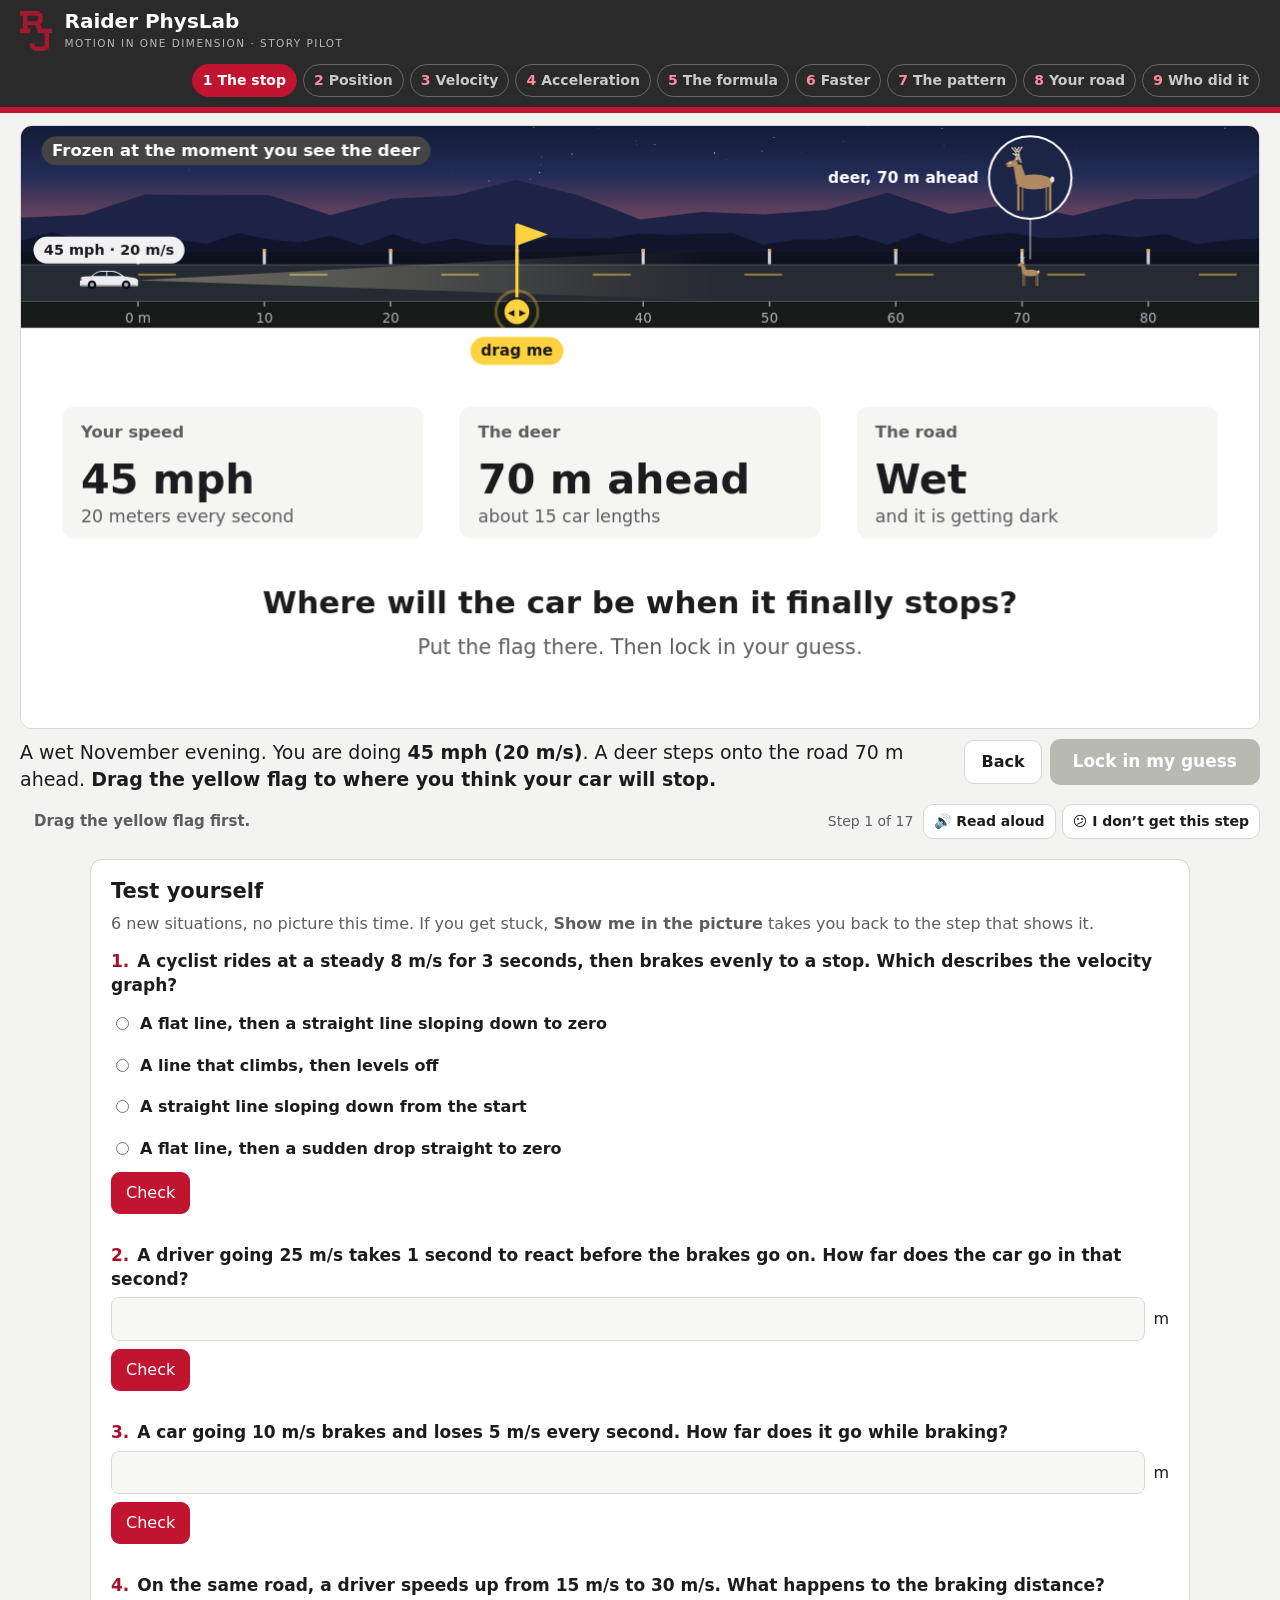
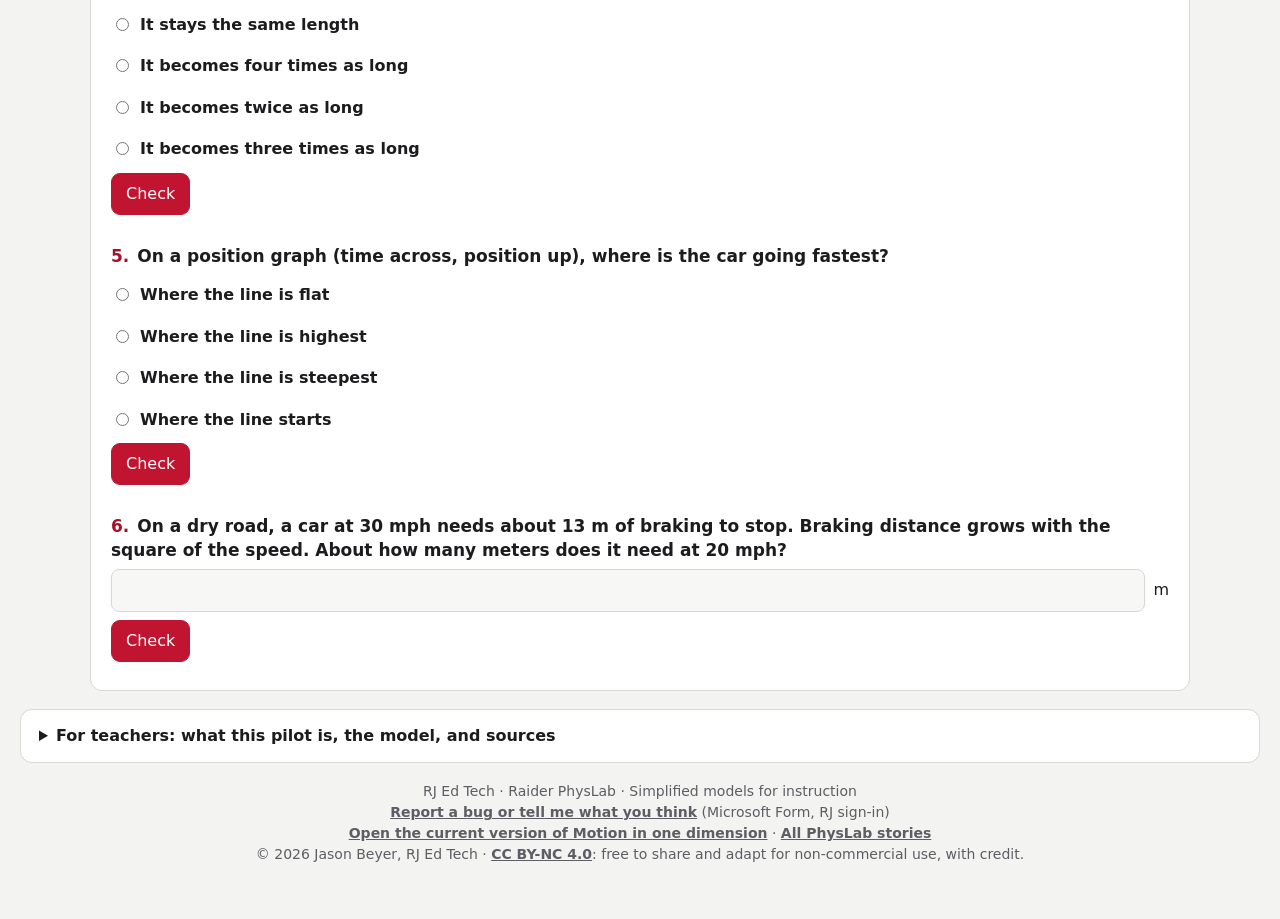
<file: story/motion.html>
<!DOCTYPE html>
<html lang="en" data-theme="light">
<head>
<meta charset="utf-8">
<meta name="viewport" content="width=device-width, initial-scale=1, viewport-fit=cover">
<title>Can you stop in time? · Raider PhysLab</title>
<meta name="description" content="Motion in one dimension as one story: predict a stop, then watch the road turn into the position graph, the velocity graph and the formula.">
<link rel="icon" href="../favicon.ico" sizes="any">
<link rel="icon" href="../favicon.svg" type="image/svg+xml">
<link rel="apple-touch-icon" href="../apple-touch-icon.png">
<link rel="stylesheet" href="kit.css?v=20261121a">
</head>
<body>
<header class="mast"><div class="mast-in">
  <img src="[data-uri]" alt="RJ">
  <div><h1>Raider PhysLab</h1><p>Motion in one dimension · story pilot</p></div>
  <ol class="chs" id="chs" aria-label="Parts of the story"></ol>
</div></header>

<main class="wrap">
  <p class="rot">This page is built for a laptop or a projector. On a phone, turn it sideways.</p>
  <div class="stage" id="stagebox"><canvas id="stage" width="1200" height="584" role="img" aria-label="Animated road scene with graphs. The text under it says what the picture shows."></canvas></div>
  <section class="talk">
    <p class="cap" id="cap" aria-live="polite"></p>
    <div class="navs">
      <button class="btn" id="back" type="button">Back</button>
      <button class="btn pri" id="next" type="button">Next</button>
    </div>
    <p class="alt" id="alt" hidden></p>
    <div class="row2">
      <div class="act" id="act"></div>
      <span class="hint" id="hint"></span>
      <span class="tools">
        <span class="count" id="count"></span>
        <button class="btn sm" id="replay" type="button">↻ Replay</button>
        <button class="btn sm" id="aloud" type="button" aria-pressed="false" title="Read each step out loud">🔊 Read aloud</button>
        <button class="btn sm" id="confused" type="button">😕 I don’t get this step</button>
      </span>
    </div>
  </section>

  <section class="card" id="turnin" hidden>
    <h2>Tell it back</h2>
    <p class="small">Answer in your own words, then copy and paste into Canvas. Nothing here is sent anywhere; it stays in this browser.</p>
    <label for="ti-name">Your name</label><input type="text" id="ti-name" autocomplete="name">
    <div id="ti-order"></div>
    <label for="ti-1">On the road, what does the ½at² in x = v₀t + ½at² stand for?</label><textarea id="ti-1" data-label="What ½at² stands for on the road"></textarea>
    <label for="ti-2">Tell the story of this stop from the velocity graph. What happens in the flat part? What happens in the slide?</label><textarea id="ti-2" data-label="The story of the stop from the velocity graph"></textarea>
    <p id="ti-words" style="margin:8px 0 0"></p>
    <label>Which helped you see it better?</label>
    <div class="row" id="ti-vote">
      <label><input type="radio" name="vote" value="story"> This story version</label>
      <label><input type="radio" name="vote" value="current"> The current version</label>
      <label><input type="radio" name="vote" value="only"> I have only used this one</label>
    </div>
    <p style="margin:12px 0 0"><button class="btn pri" id="ti-copy" type="button">Copy for Canvas</button> <span class="small" id="ti-msg" aria-live="polite"></span></p>
  </section>

  <section class="card" id="ty" aria-label="Test yourself"></section>

  <details class="card">
    <summary>For teachers: what this pilot is, the model, and sources</summary>
    <p>This is a trial of a different lesson design for <a href="../index.html#motion1d">Motion in one dimension</a>. The physics is the same. Four things are different:</p>
    <ul>
      <li><b>One story.</b> A single stop, from the moment the driver sees a deer to the moment the car is still.</li>
      <li><b>Students commit first.</b> They place a flag before the car runs, and again at a higher speed.</li>
      <li><b>Each picture is made from the one before it.</b> The snapshots stack into the position graph. The gaps stand up as the velocity graph. The space under the velocity line becomes the formula.</li>
      <li><b>Each term of the formula is shown on the road.</b> v₀t is a ghost car that never brakes. ½at² is how far braking holds the real car back.</li>
    </ul>
    <p><b>Ways to use it.</b> Project it and have the class vote on the flag before you lock it in. Or assign it and collect “Tell it back” with Copy for Canvas. The arrow keys move between steps, and the numbered buttons jump to any part.</p>
    <p><b>The model.</b> Steady 20 m/s for 1 s, then a steady −5 m/s². Real braking is not perfectly steady, and real drivers vary.</p>
    <ul class="small">
      <li>Time before braking: the UK Highway Code assumes about 0.67 s; a 2017 review by TRL for the charity Brake put the average at 1.5 s (<a href="https://www.brake.org.uk/how-we-help/raising-awareness/our-current-projects/news-and-blogs/new-figures-show-highway-code-falls-short-on-stopping-distances" target="_blank" rel="noopener">Brake, 2017</a>). The story uses 1 s; the last part lets students change it.</li>
      <li>Braking: the Highway Code’s dry-road braking distances (14 m at 30 mph, 38 m at 50 mph) work out to about 6.5 m/s², and it says to allow at least double the distance in the wet. “Dry”, “Damp” and “Wet” in the last part are 6.5, 5 and 3.3 m/s².</li>
      <li>Texting: sending or reading a text takes a driver’s eyes off the road for about 5 seconds (<a href="https://www.nhtsa.gov/risky-driving/distracted-driving" target="_blank" rel="noopener">NHTSA</a>).</li>
      <li>November is the peak month for wildlife crashes in Colorado (<a href="https://csp.colorado.gov/press-release/snow-can-bring-wildlife-to-the-road" target="_blank" rel="noopener">Colorado State Patrol</a>).</li>
      <li>Riccioli and Grimaldi’s drops from the Asinelli tower, reported in 1651, matched Galileo’s odd-number rule (<a href="https://arxiv.org/abs/1204.3267" target="_blank" rel="noopener">Graney, translation of Riccioli, 2012</a>). More in <a href="../faith.html">Faith and Physics</a>.</li>
    </ul>
    <p class="small">Counting: this page counts anonymous page views and which step was reached, with no names and nothing a student types.</p>
  </details>

  <p class="foot">RJ Ed Tech · Raider PhysLab · Simplified models for instruction<br>
  <a href="https://forms.cloud.microsoft/Pages/ResponsePage.aspx?id=4SwuQZc-CEClZjjFdYLisQzihhIB-7hPp9L3AOSeJONUOVJaVTVMOE9YMFNSVVM3TUNOOFVQR1pYTi4u&amp;rc59cb41123d3497584d2ca10cb9e1c54=%22Raider%20PhysLab%22" target="_blank" rel="noopener">Report a bug or tell me what you think</a> (Microsoft Form, RJ sign-in)<br>
  <a href="../index.html#motion1d">Open the current version of Motion in one dimension</a> · <a href="index.html">All PhysLab stories</a><br>
  © 2026 Jason Beyer, RJ Ed Tech · <a href="https://creativecommons.org/licenses/by-nc/4.0/" target="_blank" rel="license noopener">CC BY-NC 4.0</a>: free to share and adapt for non-commercial use, with credit.</p>
</main>
<script src="kit.js?v=20261121c"></script>
<script src="motion.js?v=20261125b"></script>
<script src="test-yourself.js?v=2026112122"></script>
<script src="motion-test.js?v=20261125a"></script>
<!-- Anonymous page-view count (GoatCounter, rjedtech.goatcounter.com): no cookies, no personal data, no form contents. -->
<script data-goatcounter="https://rjedtech.goatcounter.com/count" async src="//gc.zgo.at/count.js"></script>
</body>
</html>
</file>
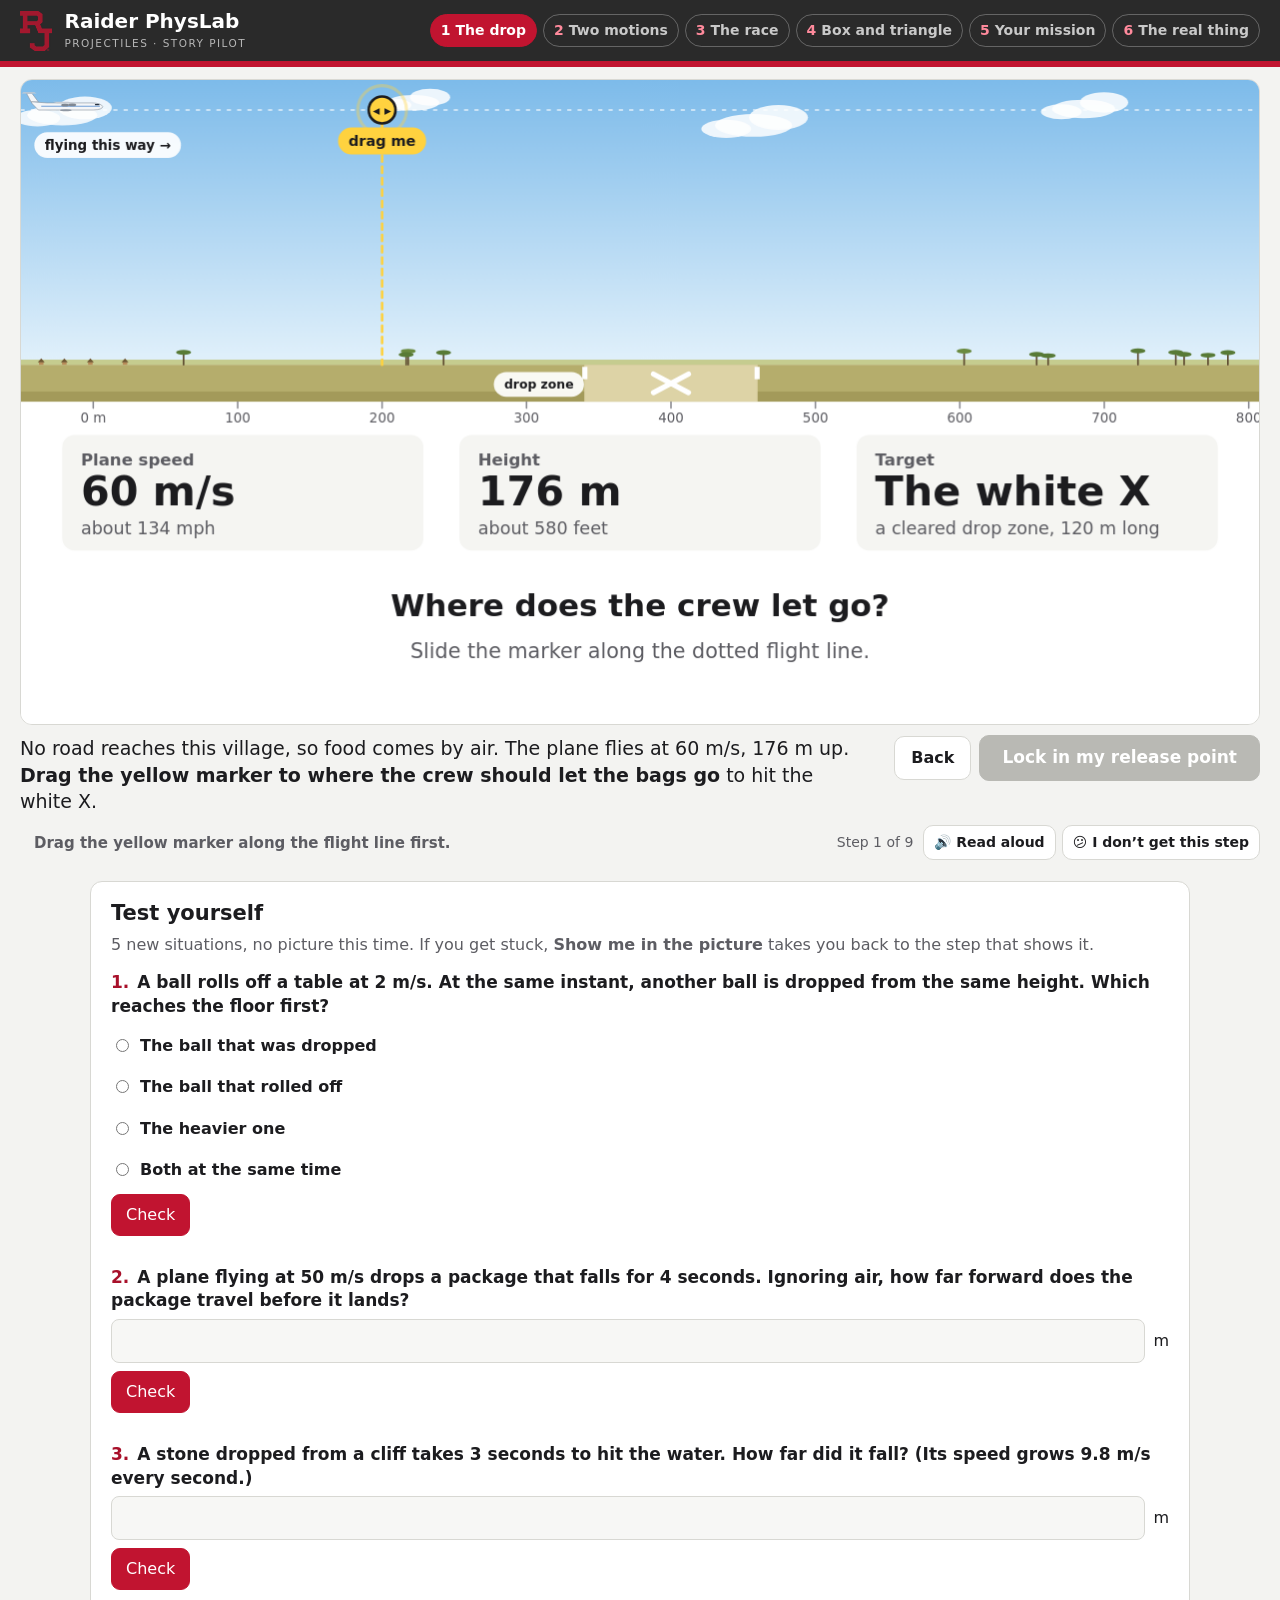
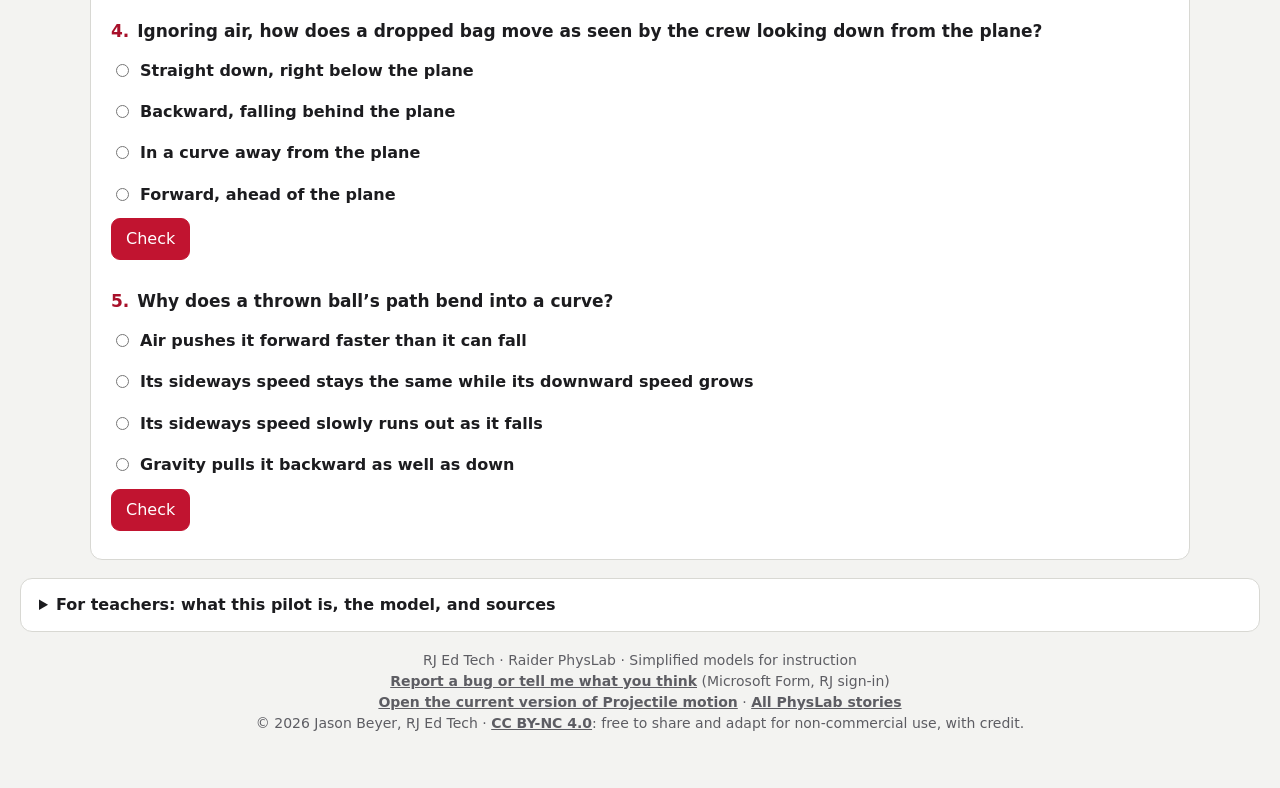
<file: story/projectile.html>
<!DOCTYPE html>
<html lang="en" data-theme="light">
<head>
<meta charset="utf-8">
<meta name="viewport" content="width=device-width, initial-scale=1, viewport-fit=cover">
<title>Where do you let go? · Raider PhysLab</title>
<meta name="description" content="Projectiles as one story: an airdrop of food. Sideways motion and falling are two separate, simple motions.">
<link rel="icon" href="../favicon.ico" sizes="any">
<link rel="icon" href="../favicon.svg" type="image/svg+xml">
<link rel="apple-touch-icon" href="../apple-touch-icon.png">
<link rel="stylesheet" href="kit.css?v=20261121a">
</head>
<body>
<header class="mast"><div class="mast-in">
  <img src="[data-uri]" alt="RJ">
  <div><h1>Raider PhysLab</h1><p>Projectiles · story pilot</p></div>
  <ol class="chs" id="chs" aria-label="Parts of the story"></ol>
</div></header>

<main class="wrap">
  <p class="rot">This page is built for a laptop or a projector. On a phone, turn it sideways.</p>
  <div class="stage" id="stagebox"><canvas id="stage" width="1200" height="624" role="img" aria-label="Animated scene of a plane dropping food over a drop zone, with graphs. The text under it says what the picture shows."></canvas></div>
  <section class="talk">
    <p class="cap" id="cap" aria-live="polite"></p>
    <div class="navs">
      <button class="btn" id="back" type="button">Back</button>
      <button class="btn pri" id="next" type="button">Next</button>
    </div>
    <p class="alt" id="alt" hidden></p>
    <div class="row2">
      <div class="act" id="act"></div>
      <span class="hint" id="hint"></span>
      <span class="tools">
        <span class="count" id="count"></span>
        <button class="btn sm" id="replay" type="button">↻ Replay</button>
        <button class="btn sm" id="aloud" type="button" aria-pressed="false" title="Read each step out loud">🔊 Read aloud</button>
        <button class="btn sm" id="confused" type="button">😕 I don’t get this step</button>
      </span>
    </div>
  </section>

  <section class="card" id="turnin" hidden>
    <h2>Tell it back</h2>
    <p class="small">Answer in your own words, then copy and paste into Canvas. Nothing here is sent anywhere; it stays in this browser.</p>
    <label for="ti-name">Your name</label><input type="text" id="ti-name" autocomplete="name">
    <div id="ti-order"></div>
    <label for="ti-1">A friend says the bags will fall straight down from the spot where they are let go. Explain what really happens, and why.</label><textarea id="ti-1" data-label="What I would tell a friend who says the bags fall straight down"></textarea>
    <label for="ti-2">The plane flies twice as fast at the same height. What changes about the bags’ flight, and what stays the same?</label><textarea id="ti-2" data-label="Twice the plane speed: what changes and what stays the same"></textarea>
    <p id="ti-words" style="margin:8px 0 0"></p>
    <label>Which helped you see it better?</label>
    <div class="row" id="ti-vote">
      <label><input type="radio" name="vote" value="story"> This story version</label>
      <label><input type="radio" name="vote" value="current"> The current version</label>
      <label><input type="radio" name="vote" value="only"> I have only used this one</label>
    </div>
    <p style="margin:12px 0 0"><button class="btn pri" id="ti-copy" type="button">Copy for Canvas</button> <span class="small" id="ti-msg" aria-live="polite"></span></p>
  </section>

  <section class="card" id="ty" aria-label="Test yourself"></section>

  <details class="card">
    <summary>For teachers: what this pilot is, the model, and sources</summary>
    <p>This is a trial of a different lesson design for <a href="../index.html#projectile">Projectile motion</a>, aimed at the idea RJ Physics tests show students miss: sideways motion and falling are independent.</p>
    <ul>
      <li><b>One story.</b> A World Food Programme airdrop in South Sudan. The question is where the crew lets go.</li>
      <li><b>Students commit first.</b> They place the release point, usually right over the target, and watch the bags land 360 m beyond it.</li>
      <li><b>Linked pictures.</b> The flashes slide down to the ground (equal gaps) and across to a wall (gaps of 1, 3, 5, 7). The same flight is watched from the ground and from the plane. The two velocity graphs give a box and a triangle, the same picture as the braking story.</li>
      <li><b>Then they use it.</b> A second flight with new numbers: fall time from the height, distance from the speed.</li>
    </ul>
    <p><b>Ways to use it.</b> Project step 1 and take a class vote on the release point. Step 5 (which bag lands first) is a good turn-and-talk. Or assign it and collect “Tell it back” with Copy for Canvas. This page covers launches that start level; launches at an angle are not in it.</p>
    <p><b>The model.</b> No air: 60 m/s and 176.4 m up, so the fall takes exactly 6.0 s and the bags travel 360 m. The second flight is 70 m/s and 122.5 m: 5.0 s and 350 m.</p>
    <ul class="small">
      <li>World Food Programme crews drop from about 200 m above the ground; the drop zone can be as small as a football pitch; a coordinator on the ground keeps everyone clear; 9,400 tons of food were airdropped in South Sudan in 2025 (<a href="https://www.wfp.org/stories/backstory-wfps-airdrops-offer-food-lifeline-hunger-hit-south-sudan" target="_blank" rel="noopener">WFP, 2026</a>; <a href="https://www.wfp.org/stories/airdrops-humanitarian-emergency-un-world-food-programme-sudan-syria" target="_blank" rel="noopener">WFP on airdrops</a>). WFP calls airdrops a last resort.</li>
      <li>The plane’s 60 m/s is my round number, not a WFP figure. 176.4 m was chosen so the fall is exactly 6 s.</li>
      <li>Air matters for real bags. The last step lets students switch it on; that curve is a rough estimate for a 50 kg bag (drag grows with speed squared, top falling speed about 53 m/s), not a WFP number.</li>
      <li>The plane and the land are drawn to scale. The bags are drawn larger than life so they can be seen.</li>
    </ul>
    <p class="small">Counting: this page counts anonymous page views and which step was reached, with no names and nothing a student types.</p>
  </details>

  <p class="foot">RJ Ed Tech · Raider PhysLab · Simplified models for instruction<br>
  <a href="https://forms.cloud.microsoft/Pages/ResponsePage.aspx?id=4SwuQZc-CEClZjjFdYLisQzihhIB-7hPp9L3AOSeJONUOVJaVTVMOE9YMFNSVVM3TUNOOFVQR1pYTi4u&amp;rc59cb41123d3497584d2ca10cb9e1c54=%22Raider%20PhysLab%22" target="_blank" rel="noopener">Report a bug or tell me what you think</a> (Microsoft Form, RJ sign-in)<br>
  <a href="../index.html#projectile">Open the current version of Projectile motion</a> · <a href="index.html">All PhysLab stories</a><br>
  © 2026 Jason Beyer, RJ Ed Tech · <a href="https://creativecommons.org/licenses/by-nc/4.0/" target="_blank" rel="license noopener">CC BY-NC 4.0</a>: free to share and adapt for non-commercial use, with credit.</p>
</main>
<script src="kit.js?v=20261121c"></script>
<script src="projectile.js?v=20261125a"></script>
<script src="test-yourself.js?v=2026112122"></script>
<script src="projectile-test.js?v=2026112122"></script>
<!-- Anonymous page-view count (GoatCounter, rjedtech.goatcounter.com): no cookies, no personal data, no form contents. -->
<script data-goatcounter="https://rjedtech.goatcounter.com/count" async src="//gc.zgo.at/count.js"></script>
</body>
</html>
</file>
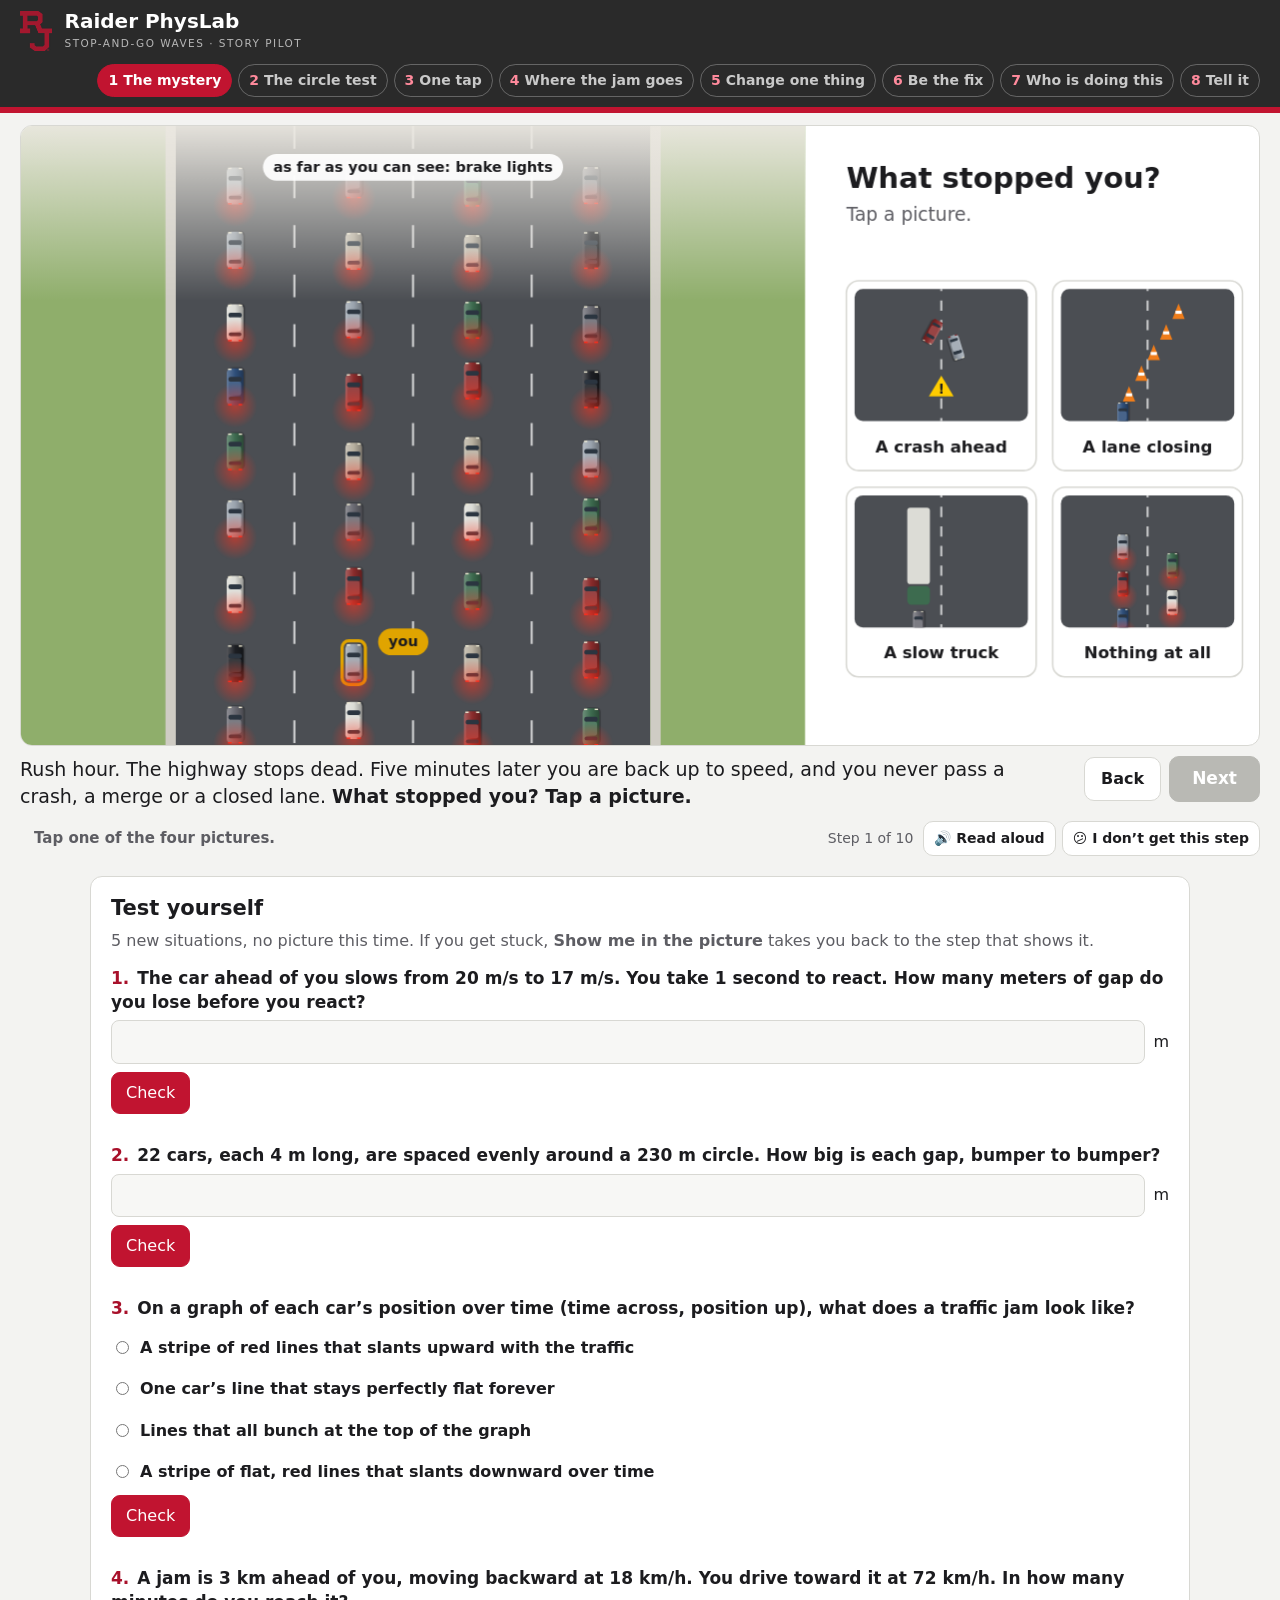
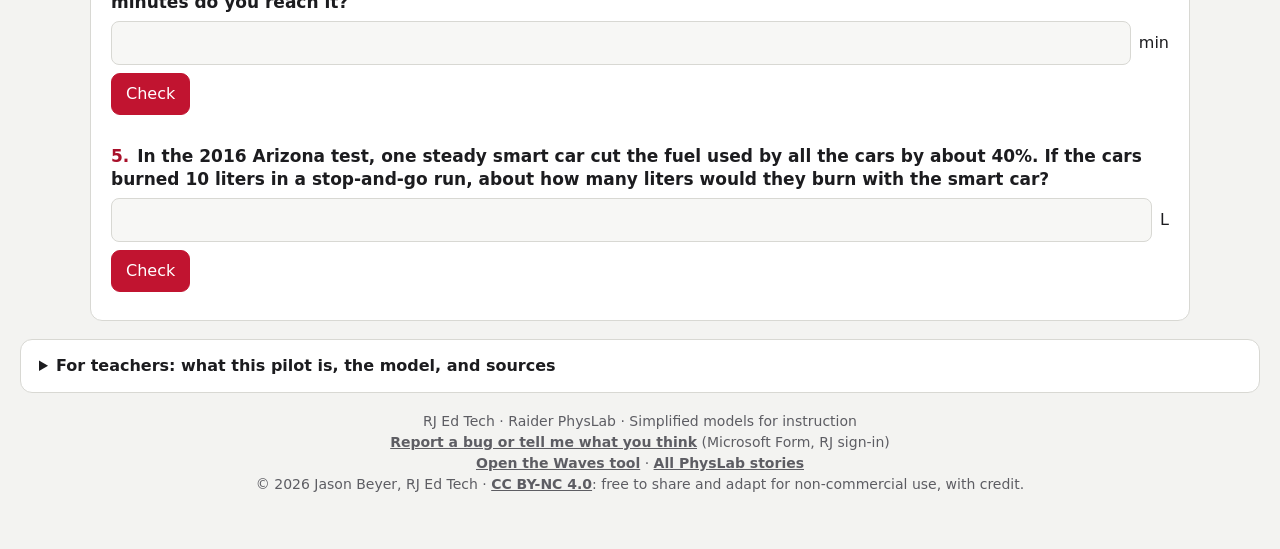
<file: story/traffic.html>
<!DOCTYPE html>
<html lang="en" data-theme="light">
<head>
<meta charset="utf-8">
<meta name="viewport" content="width=device-width, initial-scale=1, viewport-fit=cover">
<title>Why does traffic stop for no reason? · Raider PhysLab</title>
<meta name="description" content="Stop-and-go traffic as one story: the 2008 circle test, one tap on the brakes that grows, a jam that moves backward, and one steady driver who smooths it out.">
<link rel="icon" href="../favicon.ico" sizes="any">
<link rel="icon" href="../favicon.svg" type="image/svg+xml">
<link rel="apple-touch-icon" href="../apple-touch-icon.png">
<link rel="stylesheet" href="kit.css?v=20261121a">
</head>
<body>
<header class="mast"><div class="mast-in">
  <img src="[data-uri]" alt="RJ">
  <div><h1>Raider PhysLab</h1><p>Stop-and-go waves · story pilot</p></div>
  <ol class="chs" id="chs" aria-label="Parts of the story"></ol>
</div></header>

<main class="wrap">
  <p class="rot">This page is built for a laptop or a projector. On a phone, turn it sideways.</p>
  <div class="stage" id="stagebox"><canvas id="stage" width="1200" height="600" role="img" aria-label="Animated scenes seen from above: a jammed highway, 22 cars on a test circle, a line of cars reacting to one brake tap, a graph of each car's position over time, and a four-lane interstate. The text under it says what the picture shows."></canvas></div>
  <section class="talk">
    <p class="cap" id="cap" aria-live="polite"></p>
    <div class="navs">
      <button class="btn" id="back" type="button">Back</button>
      <button class="btn pri" id="next" type="button">Next</button>
    </div>
    <p class="alt" id="alt" hidden></p>
    <div class="row2">
      <div class="act" id="act"></div>
      <span class="hint" id="hint"></span>
      <span class="tools">
        <span class="count" id="count"></span>
        <button class="btn sm" id="replay" type="button">↻ Replay</button>
        <button class="btn sm" id="aloud" type="button" aria-pressed="false" title="Read each step out loud">🔊 Read aloud</button>
        <button class="btn sm" id="confused" type="button">😕 I don’t get this step</button>
      </span>
    </div>
  </section>

  <section class="card" id="turnin" hidden>
    <h2>Tell it back</h2>
    <p class="small">Answer in your own words, then copy and paste into Canvas. Nothing here is sent anywhere; it stays in this browser.</p>
    <label for="ti-name">Your name</label><input type="text" id="ti-name" autocomplete="name">
    <div id="ti-order"></div>
    <label for="ti-1">A friend says every traffic jam starts with a crash or a slow driver. Explain what the circle test showed.</label><textarea id="ti-1" data-label="What the circle test showed about where jams come from"></textarea>
    <label for="ti-2">You are one driver in heavy traffic. What can you do with your own car to help, and why does it work?</label><textarea id="ti-2" data-label="What one driver can do in heavy traffic, and why it works"></textarea>
    <p id="ti-words" style="margin:8px 0 0"></p>
    <label>Which helped you see it better?</label>
    <div class="row" id="ti-vote">
      <label><input type="radio" name="vote" value="story"> This story version</label>
      <label><input type="radio" name="vote" value="current"> The regular PhysLab tools</label>
      <label><input type="radio" name="vote" value="only"> I have only used this one</label>
    </div>
    <p style="margin:12px 0 0"><button class="btn pri" id="ti-copy" type="button">Copy for Canvas</button> <span class="small" id="ti-msg" aria-live="polite"></span></p>
  </section>

  <section class="card" id="ty" aria-label="Test yourself"></section>

  <details class="card">
    <summary>For teachers: what this pilot is, the model, and sources</summary>
    <p>A story page for <a href="../index.html#motion1d">Motion in one dimension</a> (reaction time, following distance, position graphs) and <a href="../index.html#waves">Waves</a> (a wave that moves while each car only goes forward). It does not replace either tool.</p>
    <ul>
      <li><b>One mystery.</b> Students guess what stopped a highway, then watch the 2008 circle test: 22 cars, no obstacle, and a jam still appears.</li>
      <li><b>Cause, then why.</b> One tap on the brakes in a line of 13 cars grows car by car. The close-up shows why: during your reaction time the car ahead is already slower, so the gap shrinks (gap lost = drop in speed × reaction time, the “blue box” from <a href="motion.html">Can you stop in time?</a>). A bigger gap absorbs it.</li>
      <li><b>Linked picture.</b> Each car’s position over time, drawn like a position graph. The cars’ lines climb; the red stripe of stopped cars slants down: the jam moves backward.</li>
      <li><b>Students change one thing.</b> Number of cars and response time, then two circles side by side, one with a steady driver.</li>
      <li><b>Who is doing this.</b> The CIRCLES team’s 100-car test on I-24 in Nashville (November 2022).</li>
    </ul>
    <p><b>Ways to use it.</b> Project step 1 and take a class vote before anyone sees the circle. Step 4 (one tap) and step 8 (two circles) work well as turn-and-talks. Or assign it and collect “Tell it back” with Copy for Canvas.</p>
    <p><b>The model.</b> Every human driver follows one rule (an “optimal velocity” car-following model, the kind traffic physicists use): speed up or slow toward a comfortable speed for the gap ahead, and toward the speed of the car ahead, reacting to what happened a moment ago, with a small random wobble. Response time 0.5 s by default (0.2 and 0.8 s as options); cars are 4 m long; 22 cars on 230 m start with 6.45 m gaps at 30 km/h, as in the real test. In this model 20 or fewer cars stay smooth and 22 jam in a little over a minute (shown at 3× speed). These are a simplified model’s numbers, not measurements: real drivers differ, and the real test took several minutes to jam. The model’s jam moves backward more slowly than real highway jams, which travel back at about 15–20 km/h (<a href="https://public.websites.umich.edu/~orosz/articles/PRE2published.pdf" target="_blank" rel="noopener">Orosz et al., Physical Review E, 2009</a>).</p>
    <ul class="small">
      <li>The steady driver holds 30 km/h and only slows if its gap falls under 2.5 m. On step 8 both circles start from the same smooth state and the same random wobbles, so the only difference is that one car. In the real 2016 Arizona test, the smart car was switched on after waves had formed and they died out; this page compares two fresh starts instead.</li>
      <li>The circle test: Sugiyama et al., “Traffic jams without bottlenecks,” <i>New Journal of Physics</i> 10, 033001 (2008): 22 cars, a 230 m circle, 30 km/h (<a href="https://sciencedaily.com/releases/2008/03/080304075707.htm" target="_blank" rel="noopener">Institute of Physics release</a>).</li>
      <li>Arizona, 2016 experiments: one self-driving-capable car among 20 human-driven cars on a 260 m track; extreme braking down 98%, fuel use down about 40% (Stern et al., <i>Transportation Research Part C</i>, 2018; <a href="https://its.berkeley.edu/node/12828" target="_blank" rel="noopener">UC Berkeley ITS summary</a>; <a href="https://cee.illinois.edu/news/experiments-show-few-self-driving-cars-can-dramatically-improve-traffic-flow" target="_blank" rel="noopener">University of Illinois</a>).</li>
      <li>Nashville, November 14–18, 2022: 100 Nissan Rogue, Toyota RAV4 and Cadillac XT5 vehicles with AI-adjusted cruise control on I-24 during the morning commute, watched by the I-24 MOTION testbed’s roughly 300 cameras (<a href="https://news.berkeley.edu/2022/11/22/massive-traffic-experiment-pits-machine-learning-against-phantom-jams/" target="_blank" rel="noopener">UC Berkeley News</a>). Early analysis showed a trend of roughly 15–20% energy savings around the controlled cars; the team notes exact measurement from camera data was difficult (<a href="https://bair.berkeley.edu/blog/2025/03/25/rl-av-smoothing/" target="_blank" rel="noopener">Berkeley AI Research, March 2025</a>).</li>
      <li>The I-24 scene is drawn as four lanes that each loop around (the same 22-car model), with one smart car per lane. It shows the idea, not the real traffic counts.</li>
    </ul>
    <p class="small">Counting: this page counts anonymous page views, which step was reached, the first-guess picture and the settings tried, with no names and nothing a student types.</p>
  </details>

  <p class="foot">RJ Ed Tech · Raider PhysLab · Simplified models for instruction<br>
  <a href="https://forms.cloud.microsoft/Pages/ResponsePage.aspx?id=4SwuQZc-CEClZjjFdYLisQzihhIB-7hPp9L3AOSeJONUOVJaVTVMOE9YMFNSVVM3TUNOOFVQR1pYTi4u&amp;rc59cb41123d3497584d2ca10cb9e1c54=%22Raider%20PhysLab%22" target="_blank" rel="noopener">Report a bug or tell me what you think</a> (Microsoft Form, RJ sign-in)<br>
  <a href="../index.html#waves">Open the Waves tool</a> · <a href="index.html">All PhysLab stories</a><br>
  © 2026 Jason Beyer, RJ Ed Tech · <a href="https://creativecommons.org/licenses/by-nc/4.0/" target="_blank" rel="license noopener">CC BY-NC 4.0</a>: free to share and adapt for non-commercial use, with credit.</p>
</main>
<script src="kit.js?v=20261121c"></script>
<script src="traffic.js?v=20261126a"></script>
<script src="test-yourself.js?v=2026112122"></script>
<script src="traffic-test.js?v=20261126a"></script>
<!-- Anonymous page-view count (GoatCounter, rjedtech.goatcounter.com): no cookies, no personal data, no form contents. -->
<script data-goatcounter="https://rjedtech.goatcounter.com/count" async src="//gc.zgo.at/count.js"></script>
</body>
</html>
</file>
<file: biolab.css>
/*RJMASTHEAD*/
/* RJ Ed Tech masthead (suite standard, matches Raider Observation Console):
   charcoal band + 6px Raider-red rule, full browser width; contents stay
   aligned with the page column. Same in light and dark. */
html{overflow-x:clip}
.rj-masthead{position:relative;isolation:isolate;display:flex;align-items:center;justify-content:space-between;gap:14px;flex-wrap:wrap;
  padding-top:14px!important;padding-bottom:14px!important;margin-top:0!important;margin-bottom:34px!important;
  border:0!important;background:none!important;color:#fff;color-scheme:dark}
.rj-masthead{box-sizing:border-box;width:100vw;max-width:none!important;margin-left:calc(50% - 50vw)!important;margin-right:calc(50% - 50vw)!important;
  padding-left:max(20px,calc((100vw - 1000px)/2))!important;padding-right:max(20px,calc((100vw - 1000px)/2))!important}
.rj-masthead::before{content:"";position:absolute;z-index:-1;top:-64px;bottom:-6px;left:calc(50% - 50vw);right:calc(50% - 50vw);
  background:#2a2a2a;border-bottom:6px solid #C11430}
.rj-masthead>.head-row{flex:1;align-items:center}
body:not(.fs) .rj-masthead .hl,body:not(.fs) .rj-masthead .header-left,body:not(.fs) .rj-masthead .title-lock{display:flex!important;flex-direction:row!important;flex-wrap:nowrap!important;align-items:center!important;gap:13px!important;min-width:0}
.rj-masthead .rj-mark{height:40px;width:auto;display:block;flex-shrink:0}
.rj-masthead .brand,.rj-masthead h1{color:#fff!important;-webkit-text-fill-color:#fff!important;background:none!important;
  font-size:20px!important;font-weight:700!important;line-height:1.15!important;letter-spacing:0!important;margin:0!important}
.rj-masthead .accent{color:inherit!important;-webkit-text-fill-color:inherit!important}
.rj-masthead .tagline,.rj-masthead .subtitle,.rj-masthead .rjm-sub{color:#b8b8b8!important;font-size:10.5px!important;font-weight:400!important;
  letter-spacing:.14em!important;text-transform:uppercase;margin:3px 0 0!important;line-height:1.45!important}
.rj-masthead .last-checked{color:#b8b8b8!important}
.rj-masthead a{color:#f2f2f2!important}
body:not(.fs) .rj-masthead button,body:not(.fs) .rj-masthead select{background:rgba(255,255,255,.08)!important;color:#f2f2f2!important;
  border:1px solid rgba(255,255,255,.22)!important}
body:not(.fs) .rj-masthead select option{background:#2a2a2a;color:#f2f2f2}
.rj-masthead .hdr-txt{flex:1;min-width:0}
.rj-masthead .hdr-txt .sub{color:#b8b8b8!important;font-size:10.5px!important;font-weight:400!important;letter-spacing:.14em!important;text-transform:uppercase;margin:3px 0 0!important;line-height:1.45!important}
.rj-masthead label{color:#d8d8d8!important}
.rj-masthead input{background:rgba(255,255,255,.08)!important;color:#f2f2f2!important;border:1px solid rgba(255,255,255,.22)!important}
.rj-masthead input::placeholder{color:#9a9a9a}
.rj-masthead .lang-globe{color:#f2f2f2}
body.fs .rj-masthead{color-scheme:normal;margin-bottom:0!important}
body.fs .rj-masthead::before{display:none}
@media(max-width:600px){.rj-masthead .brand,.rj-masthead h1{font-size:17px!important}.rj-masthead>label{flex-basis:100%}}
@media print{.rj-masthead::before{display:none}.rj-masthead,.rj-masthead .brand,.rj-masthead h1{color:#000!important;-webkit-text-fill-color:#000!important}}
/*/RJMASTHEAD*/

/* Layout: one 1000px lab-bench column — stage + control drawer, then
   instruments (readouts, graph, prediction), then the lab notebook (trials). */
:root{
  --bg:#f3f3f1; --card:#ffffff; --card2:#f7f7f5; --fg:#1c1c1f; --muted:#5d5d63; --line:#d8d8d3;
  --rj:#C11430; --rj-ink:#a8102a; --focus:#1f6feb; --good:#1b7339; --bad:#b3261e;
  --warn:#c27a00; --warn-ink:#6e4300; --warn-bg:#fff4dc;
  --font:"Segoe UI",system-ui,-apple-system,Roboto,"Helvetica Neue",Arial,sans-serif;
  /* drawing palette for the simulations */
  --cv-ims:#fcefe4; --cv-matrix:#e8f1f8; --cv-head:#dca23a; --cv-tail:#eadbb2; --cv-ink:#26262b; --cv-soft:#62626a;
  --cv-h:#d22d68; --cv-e:#f2b705; --cv-estroke:#7a5a00; --cv-atp:#1b7339; --cv-dnp:#7b3fe4;
  --cv-sol:#e9f3f9; --cv-enz:#3a8a55; --cv-enzd:#7c9a84; --cv-sub:#2d6bd2; --cv-prod:#df741a; --cv-inc:#d32f2f; --cv-inn:#7b3fe4;
  --cv-water:#d6ebf4; --cv-glass:#8aa6b4; --cv-leaf:#2b8237; --cv-leaf2:#58ad48; --cv-bubble:#ffffff; --cv-bstroke:#6f97ab;
  --cv-bench:#ddd2bf; --cv-lamp:#3a3e45; --cv-ruler:#efe6cf;
  --cv-bg:#f7f8f6; --cv-bg2:#eef1ee; --s1:#C11430; --s2:#2d6bd2; --s3:#1b8a4a; --s4:#c27a00; --s5:#7b3fe4; --s6:#0f8b8d;
  --g-line:#C11430; --g-fill:rgba(193,20,48,.10); --g-grid:#e7e7e2; --g-axis:#77777d; --g-dot:#2d6bd2;
}
@media (prefers-color-scheme: dark){:root:not([data-theme="light"]){
  --bg:#15161a; --card:#1d1f24; --card2:#24272d; --fg:#ececef; --muted:#a2a2aa; --line:#353840;
  --rj-ink:#ed516a; --focus:#6ea8ff; --good:#5cc27f; --bad:#f2827a;
  --warn:#f2b24c; --warn-ink:#f7cd86; --warn-bg:#33281a;
  --cv-ims:#2a221c; --cv-matrix:#17212a; --cv-head:#b78a35; --cv-tail:#4d4535; --cv-ink:#ececef; --cv-soft:#a2a2aa;
  --cv-h:#ff6b9a; --cv-e:#ffd23f; --cv-estroke:#3a2c00; --cv-atp:#62d08a; --cv-dnp:#a77dff;
  --cv-sol:#14212a; --cv-enz:#46a868; --cv-enzd:#5b6f61; --cv-sub:#5c9bff; --cv-prod:#ff9a45; --cv-inc:#ff5d5d; --cv-inn:#a77dff;
  --cv-water:#132d3a; --cv-glass:#6a8796; --cv-leaf:#3a9c46; --cv-leaf2:#73c562; --cv-bubble:#e6f6ff; --cv-bstroke:#9cc4d8;
  --cv-bench:#3a342b; --cv-lamp:#9ca2aa; --cv-ruler:#2e2a22;
  --cv-bg:#191b20; --cv-bg2:#20242a; --s1:#ed516a; --s2:#5c9bff; --s3:#5cc27f; --s4:#f2b24c; --s5:#a77dff; --s6:#4cc9c0;
  --g-line:#ed516a; --g-fill:rgba(237,81,106,.14); --g-grid:#2b2e35; --g-axis:#8f8f97; --g-dot:#5c9bff;
  color-scheme:dark}}
:root[data-theme="dark"]{
  --bg:#15161a; --card:#1d1f24; --card2:#24272d; --fg:#ececef; --muted:#a2a2aa; --line:#353840;
  --rj-ink:#ed516a; --focus:#6ea8ff; --good:#5cc27f; --bad:#f2827a;
  --warn:#f2b24c; --warn-ink:#f7cd86; --warn-bg:#33281a;
  --cv-ims:#2a221c; --cv-matrix:#17212a; --cv-head:#b78a35; --cv-tail:#4d4535; --cv-ink:#ececef; --cv-soft:#a2a2aa;
  --cv-h:#ff6b9a; --cv-e:#ffd23f; --cv-estroke:#3a2c00; --cv-atp:#62d08a; --cv-dnp:#a77dff;
  --cv-sol:#14212a; --cv-enz:#46a868; --cv-enzd:#5b6f61; --cv-sub:#5c9bff; --cv-prod:#ff9a45; --cv-inc:#ff5d5d; --cv-inn:#a77dff;
  --cv-water:#132d3a; --cv-glass:#6a8796; --cv-leaf:#3a9c46; --cv-leaf2:#73c562; --cv-bubble:#e6f6ff; --cv-bstroke:#9cc4d8;
  --cv-bench:#3a342b; --cv-lamp:#9ca2aa; --cv-ruler:#2e2a22;
  --cv-bg:#191b20; --cv-bg2:#20242a; --s1:#ed516a; --s2:#5c9bff; --s3:#5cc27f; --s4:#f2b24c; --s5:#a77dff; --s6:#4cc9c0;
  --g-line:#ed516a; --g-fill:rgba(237,81,106,.14); --g-grid:#2b2e35; --g-axis:#8f8f97; --g-dot:#5c9bff;
  color-scheme:dark}

*{box-sizing:border-box}
[hidden]{display:none!important}
html{color-scheme:light}
body{margin:0}
img{max-width:100%}
body{background:var(--bg);color:var(--fg);font:16px/1.5 var(--font);
  padding-left:max(16px,env(safe-area-inset-left,0px));padding-right:max(16px,env(safe-area-inset-right,0px));padding-block:0 48px}
.wrap{max-width:1000px;margin:0 auto}
h2,h3{text-wrap:balance}
button,select,input{font:inherit;color:inherit}
:focus-visible{outline:2px solid var(--focus);outline-offset:2px}

.bar{display:flex;flex-wrap:wrap;gap:12px 20px;justify-content:space-between;align-items:center;margin-bottom:22px}
.tabs{display:flex;flex-wrap:wrap;gap:4px}
.tab{border:1px solid transparent;background:none;color:var(--muted);font-weight:600;font-size:16px;padding:8px 14px;border-radius:8px;cursor:pointer}
.tab:hover{color:var(--fg);background:var(--card2)}
.tab[aria-selected="true"]{color:var(--fg);background:var(--card);border-color:var(--line);box-shadow:inset 0 -3px 0 var(--rj)}
.lvl{display:flex;align-items:center;gap:10px}
.lvl-l{font-size:13px;font-weight:600;letter-spacing:.08em;text-transform:uppercase;color:var(--muted)}
.seg{display:inline-flex;border:1px solid var(--line);border-radius:9px;background:var(--card2);padding:3px;gap:2px;flex-wrap:wrap}
.seg button{border:0;background:none;padding:5px 12px;border-radius:6px;font-size:15px;font-weight:600;color:var(--muted);cursor:pointer}
.seg button:hover{color:var(--fg)}
.seg button[aria-checked="true"],.seg button[aria-pressed="true"]{background:var(--card);color:var(--fg);box-shadow:0 1px 2px rgba(0,0,0,.18)}
.lvl .seg button[aria-pressed="true"]{background:var(--rj);color:#fff}

.sim-head h2{font-size:26px;line-height:1.2;margin:0 0 6px}
.lede{color:var(--muted);margin:0;max-width:72ch}
.lede-lv{display:block;margin-top:.45em;padding-left:.7em;border-left:3px solid var(--rj,#c8102e)}
.lede-lv b{color:var(--fg,inherit)}
.bench{display:grid;grid-template-columns:minmax(0,1fr) 290px;gap:16px;margin-top:18px;align-items:start}
.stage{background:var(--card);border:1px solid var(--line);border-radius:12px;overflow:hidden;min-width:0}
.stage canvas{display:block;width:100%;aspect-ratio:16/9;max-width:100%}
.transport{display:flex;flex-wrap:wrap;gap:8px;align-items:center;padding:10px 12px;border-top:1px solid var(--line)}
.clock{margin-left:auto;font-variant-numeric:tabular-nums;color:var(--muted);font-size:15px}
.btn{border:1px solid var(--line);background:var(--card2);padding:6px 12px;border-radius:8px;font-size:15px;font-weight:600;cursor:pointer;line-height:1.3}
.btn:hover{border-color:var(--muted)}
.btn.primary{background:var(--rj);border-color:var(--rj);color:#fff}
.btn.primary:hover{filter:brightness(1.08)}
.btn select{border:0;background:none}
select.sel{border:1px solid var(--line);background:var(--card2);border-radius:8px;padding:5px 8px;font-size:15px;max-width:100%}

.controls{background:var(--card);border:1px solid var(--line);border-radius:12px;padding:16px;display:flex;flex-direction:column;gap:16px}
.controls h3{margin:0;font-size:13px;letter-spacing:.1em;text-transform:uppercase;color:var(--muted)}
.ctl-top{display:flex;justify-content:space-between;gap:8px;align-items:baseline;margin-bottom:4px}
.ctl-top label,.ctl-top .lbl{font-weight:600;font-size:15px}
.ctl output{font-variant-numeric:tabular-nums;font-weight:600;font-size:15px;color:var(--rj-ink)}
.ctl input[type=range]{width:100%;accent-color:var(--rj);margin:0}
.ctl .help{font-size:14px;color:var(--muted);margin:2px 0 0}
.switch{display:flex;gap:12px;align-items:flex-start;cursor:pointer}
.switch input{position:absolute;opacity:0;width:1px;height:1px}
.track{flex:0 0 auto;width:40px;height:22px;border-radius:11px;background:var(--line);position:relative;transition:background .15s;margin-top:2px}
.track::after{content:"";position:absolute;top:3px;left:3px;width:16px;height:16px;border-radius:50%;background:#fff;box-shadow:0 1px 2px rgba(0,0,0,.3);transition:transform .15s}
.switch input:checked+.track{background:var(--rj)}
.switch input:checked+.track::after{transform:translateX(18px)}
.switch input:focus-visible+.track{outline:2px solid var(--focus);outline-offset:2px}
.tl{display:flex;flex-direction:column;line-height:1.3}
.tl b{font-size:15px}
.tl small{font-size:14px;color:var(--muted)}

.readouts{display:grid;grid-template-columns:repeat(auto-fit,minmax(138px,1fr));gap:10px;margin-top:16px}
.tile{background:var(--card);border:1px solid var(--line);border-radius:10px;padding:10px 12px;min-width:0}
.t-l{font-size:14px;color:var(--muted);line-height:1.3}
.t-v{font-size:24px;font-weight:700;font-variant-numeric:tabular-nums;line-height:1.25;margin-top:2px}
.t-v .u{font-size:14px;font-weight:400;color:var(--muted)}
.t-bar{height:5px;border-radius:3px;background:var(--card2);border:1px solid var(--line);margin-top:8px;overflow:hidden}
.t-bar i{display:block;height:100%;background:var(--rj);width:0}

.lower{display:grid;grid-template-columns:minmax(0,1.45fr) minmax(0,1fr);gap:16px;margin-top:16px;align-items:start}
.panel{background:var(--card);border:1px solid var(--line);border-radius:12px;padding:14px 16px;min-width:0}
.p-head{display:flex;flex-wrap:wrap;gap:8px 12px;align-items:center;justify-content:space-between;margin-bottom:10px}
.p-head h3{margin:0;font-size:13px;letter-spacing:.1em;text-transform:uppercase;color:var(--muted)}
.g-opts{display:flex;flex-wrap:wrap;gap:8px;align-items:center;font-size:14px;color:var(--muted)}
.graph canvas{display:block;width:100%;height:250px}

.predict .q{font-weight:600;font-size:17px;line-height:1.4;margin:0 0 12px}
.choices{display:flex;flex-direction:column;gap:8px}
.choice{text-align:left;border:1px solid var(--line);background:var(--card2);border-radius:8px;padding:9px 12px;cursor:pointer;font-size:15px;line-height:1.35}
.choice:hover{border-color:var(--rj)}
.status{font-size:15px;color:var(--muted);margin:10px 0 0}
.prog{height:6px;border-radius:3px;background:var(--card2);border:1px solid var(--line);overflow:hidden;margin-top:8px}
.prog i{display:block;height:100%;background:var(--rj);width:0}
.verdict{font-weight:700;margin:0 0 6px}
.verdict.ok{color:var(--good)}.verdict.no{color:var(--bad)}
.explain{font-size:15px;margin:0 0 12px}
.pick{font-size:15px;margin:0 0 8px}
.row{display:flex;flex-wrap:wrap;gap:8px}
.count{font-size:13px;letter-spacing:.08em;text-transform:uppercase;color:var(--muted);font-weight:600}

.trials{margin-top:16px}
.tbl-wrap{overflow-x:auto;border:1px solid var(--line);border-radius:8px}
table{border-collapse:collapse;width:100%;font-size:14px;font-variant-numeric:tabular-nums}
th,td{padding:7px 10px;text-align:right;white-space:nowrap;border-bottom:1px solid var(--line)}
th{background:var(--card2);font-weight:600;color:var(--muted);font-size:13px}
th:first-child,td:first-child{text-align:left}
tr:last-child td{border-bottom:0}
.empty{color:var(--muted);font-size:15px;padding:14px;margin:0}
.csv-fallback{width:100%;min-height:90px;margin-top:10px;font:13px/1.4 ui-monospace,Consolas,monospace;background:var(--card2);color:var(--fg);border:1px solid var(--line);border-radius:8px;padding:8px}
.toast{font-size:14px;color:var(--good);font-weight:600}

.notes{margin-top:28px;background:var(--card);border:1px solid var(--line);border-radius:12px;padding:4px 16px}
.notes summary{cursor:pointer;font-weight:700;padding:10px 0}
.notes .cols{display:grid;grid-template-columns:repeat(auto-fit,minmax(260px,1fr));gap:8px 28px;padding-bottom:14px}
.notes h4{margin:10px 0 4px;font-size:15px}
.notes p,.notes li{font-size:15px;max-width:68ch}
.notes ul{padding-left:20px;margin:4px 0}
.foot{margin-top:22px;font-size:14px;color:var(--muted);text-align:center}

@media (max-width:820px){.bench,.lower{grid-template-columns:minmax(0,1fr)}}
@media (max-width:520px){.sim-head h2{font-size:22px}.t-v{font-size:21px}}
@media (prefers-reduced-motion: reduce){.track,.track::after{transition:none}}

/* ---- suite additions ---- */
.nav-l{display:flex;flex-wrap:wrap;gap:10px;align-items:center;min-width:0}
.back{font-weight:600;color:var(--rj-ink);text-decoration:none;padding:6px 2px}
.back:hover{text-decoration:underline}
#jump{max-width:min(320px,100%)}
.home-head h2{font-size:28px;line-height:1.2;margin:0 0 6px}
.unit{margin-top:30px}
.unit-h{font-size:19px;margin:0 0 12px;display:flex;gap:10px;align-items:baseline;flex-wrap:wrap}
.unit-n{font-size:13px;font-weight:700;letter-spacing:.1em;text-transform:uppercase;color:var(--rj-ink)}
.cards{display:grid;grid-template-columns:repeat(auto-fill,minmax(228px,1fr));gap:14px}
.card{display:flex;flex-direction:column;background:var(--card);border:1px solid var(--line);border-radius:12px;overflow:hidden;color:var(--fg);text-decoration:none;transition:border-color .15s,transform .15s}
.card:hover{border-color:var(--rj);transform:translateY(-2px)}
.card:focus-visible{outline:2px solid var(--focus);outline-offset:2px}
.thumb{display:block;width:100%;aspect-ratio:16/9;background:var(--card2);border-bottom:1px solid var(--line)}
.card-b{display:flex;flex-direction:column;gap:4px;padding:10px 12px 12px}
.card-t{font-weight:700;font-size:16px;line-height:1.3}
.card-d{font-size:14px;color:var(--muted);line-height:1.4}
.kind{align-self:flex-start;margin-top:4px;font-size:13px;font-weight:600;color:var(--muted);border:1px solid var(--line);border-radius:999px;padding:1px 9px}
.eyebrow{margin:0 0 4px;font-size:13px;font-weight:700;letter-spacing:.1em;text-transform:uppercase;color:var(--rj-ink)}
.scale{margin:0;padding:7px 12px;font-size:14px;color:var(--muted);border-bottom:1px solid var(--line);background:var(--card2)}
.cap{margin:0;padding:9px 12px;font-size:15px;line-height:1.45;border-top:1px solid var(--line);background:var(--card2);min-height:2.4em}
.tourbar{padding:12px 14px;border-top:3px solid var(--rj);background:var(--card2)}
.tb-h{display:flex;gap:10px;align-items:baseline;flex-wrap:wrap}
.tb-n{font-size:13px;font-weight:700;letter-spacing:.08em;text-transform:uppercase;color:var(--rj-ink)}
.tb-t{font-size:17px}
.tb-x{margin:6px 0 10px;font-size:15px;max-width:70ch}
.btn:disabled{opacity:.45;cursor:default}
.tour-btn{border-color:var(--rj);color:var(--rj-ink)}
.actions{display:flex;flex-wrap:wrap;gap:8px}
select.sel.wide{width:100%}
.tile.txt .t-v{font-size:17px;line-height:1.35;word-break:break-word}
.lower.one{grid-template-columns:minmax(0,1fr)}
.info h3{margin:0 0 6px;font-size:18px}
.info p{margin:0 0 8px;font-size:15px}
.lab{border:1px solid var(--line);border-left:4px solid var(--rj);border-radius:8px;padding:10px 14px;margin-bottom:14px;background:var(--card2);font-size:15px}
.lab p{margin:0 0 6px}.lab ul,.lab ol{margin:4px 0 4px;padding-left:20px}
.lab-h{font-size:13px!important;font-weight:700;letter-spacing:.08em;text-transform:uppercase;color:var(--rj-ink)}
.about{margin-top:14px;background:var(--card);border:1px solid var(--line);border-radius:12px;padding:2px 16px}
.about summary{cursor:pointer;font-weight:700;padding:10px 0}
.about-b{padding-bottom:12px;font-size:15px;max-width:75ch}
.about-b p{margin:0 0 8px}
dl.about-b{display:grid;grid-template-columns:repeat(auto-fill,minmax(240px,1fr));gap:10px 24px;margin:0}
dl.about-b dt{font-weight:700}dl.about-b dd{margin:2px 0 0;color:var(--muted)}

/* ---- course pathways, go further ---- */
.browse-row{display:flex;flex-wrap:wrap;gap:8px 12px;align-items:center;margin-top:18px}
.course-lede{margin-top:14px}
.unit-note{margin:-4px 0 12px;color:var(--muted);font-size:15px;max-width:72ch}
.unit.further{border-top:3px solid var(--rj);padding-top:14px}
.card.adv .kind{border-color:var(--rj);color:var(--rj-ink)}
.related{margin-top:14px;background:var(--card);border:1px solid var(--line);border-radius:12px;padding:10px 16px}
.rel-row{display:flex;flex-wrap:wrap;gap:8px;align-items:center;margin:6px 0}
.rel-l{font-size:13px;font-weight:700;letter-spacing:.08em;text-transform:uppercase;color:var(--muted);margin-right:4px}
.chip{display:inline-block;padding:4px 12px;border:1px solid var(--line);border-radius:999px;background:var(--card2);color:var(--fg);text-decoration:none;font-size:15px;font-weight:600}
.chip:hover{border-color:var(--rj)}
.chip.adv{border-color:var(--rj);color:var(--rj-ink)}

/* link card to a sister site */
.ext-thumb{display:flex;align-items:center;justify-content:center;background:linear-gradient(135deg,#2a2a2a,#3a1018);color:#fff;font-weight:700;font-size:20px;letter-spacing:.02em;text-align:center;padding:0 12px}

/* Raider Labs switcher on the home page */
.labs{display:flex;flex-wrap:wrap;align-items:center;gap:8px;margin:0 0 20px}
.labs-l{font-size:11px;font-weight:700;letter-spacing:.12em;text-transform:uppercase;color:var(--muted);margin-right:4px}
.labs a{display:inline-flex;align-items:baseline;gap:6px;padding:6px 13px;border:1px solid var(--line);border-radius:999px;background:var(--card);color:var(--fg);text-decoration:none;font-weight:700;font-size:14px;line-height:1.3}
.labs a small{font-weight:400;color:var(--muted);font-size:12px}
.labs a:hover{border-color:var(--rj)}
.labs a:focus-visible{outline:2px solid var(--focus);outline-offset:2px}
.labs a[aria-current=page]{background:var(--rj);border-color:var(--rj);color:#fff}
.labs a[aria-current=page] small{color:rgba(255,255,255,.88)}
@media(max-width:520px){.labs a small{display:none}}

/* View modes: Guided (default), Challenge, Full lab */
.modebar{display:inline-flex;flex-wrap:wrap;gap:4px;padding:4px;margin-top:12px;border:1px solid var(--line);border-radius:10px;background:var(--card)}
.modebar[hidden]{display:none}
.modebar button{border:0;background:none;padding:7px 16px;border-radius:7px;font:600 14px var(--font);color:var(--muted);cursor:pointer}
.modebar button:hover{color:var(--fg)}
.modebar button[aria-pressed=true]{background:var(--rj);color:#fff}
.modebar button:focus-visible{outline:2px solid var(--focus);outline-offset:2px}
.sim.m-guided .trials,.sim.m-guided details.about,.sim.m-guided [data-act=tour],.sim.m-guided .controls,
.sim.m-game .lower,.sim.m-game .trials,.sim.m-game details.about,.sim.m-game [data-act=tour],.sim.m-game .related{display:none}
.sim.m-guided .bench{grid-template-columns:minmax(0,1fr)}
.sim.m-guided:not(.g-try) .readouts,.sim.m-guided:not(.g-try) .lower,.sim.m-guided:not(.g-done) .related{display:none}
.sim.m-guided .lower .info{display:none}
.sim.m-guided .lower{grid-template-columns:repeat(auto-fit,minmax(min(100%,300px),1fr))}
.sim.m-guided.g-try .lower .predict{border:2px solid var(--rj);order:-1}
.sim.m-guided .tourbar{padding:16px 18px}
.sim.m-guided .tourbar .tb-x{font-size:16px;line-height:1.5}
.donecard,.gamecard{padding:14px 18px;border-top:3px solid var(--rj);background:var(--card2)}
.donecard[hidden],.gamecard[hidden]{display:none}
.dc-h{margin:0 0 4px;font-weight:700;font-size:17px}
.dc-x,.gm-x,.gm-intro{margin:6px 0 10px;font-size:16px;line-height:1.5}
.gm-intro{color:var(--muted)}
.gm-top{display:flex;flex-wrap:wrap;gap:8px 16px;align-items:baseline;justify-content:space-between}
.gm-t{font-size:17px}
.gm-stats{display:flex;flex-wrap:wrap;gap:6px 14px;font-size:14px;color:var(--muted)}
.gm-stats b{color:var(--fg)}
.gm-msg{margin:4px 0 10px;font-weight:700;font-size:16px}
.gm-msg.ok{color:var(--good)}
.gm-msg.no{color:var(--bad)}
.badges{margin:0 0 10px}
.badges span{display:inline-block;margin:0 6px 6px 0;padding:3px 11px;border-radius:999px;background:var(--rj);color:#fff;font-size:13px;font-weight:700}
.sim.m-guided .stage canvas,.sim.m-game .stage canvas{display:block;width:100%;max-width:calc(min(58vh,560px) * var(--asp,1.78));margin:0 auto}
/* guided side-by-side: on wide screens the step card sits beside the simulation */
@media (min-width:900px){
  .sim.m-guided .stage,.sim.m-game .stage{display:grid;grid-template-columns:minmax(0,1fr) 330px;align-items:stretch}
  .sim.m-guided .stage>*,.sim.m-game .stage>*{grid-column:1/-1}
  .sim.m-guided .stage>canvas,.sim.m-game .stage>canvas{grid-column:1;grid-row:2}
  .sim.m-guided .stage>.tourbar,.sim.m-guided .stage>.donecard,.sim.m-game .stage>.gamecard{grid-column:2;grid-row:2;border-top:0;border-left:3px solid var(--rj);overflow:auto}
  .sim.m-guided .stage>.cap,.sim.m-game .stage>.cap{grid-row:3}
  .sim.m-guided .stage>.transport,.sim.m-game .stage>.transport{grid-row:4}
}
.gm-hint{display:block;margin-top:6px;font-size:14px;color:var(--muted)}
/* in a game the controls move into the stage, under the problem */
.sim.m-game .bench{grid-template-columns:minmax(0,1fr)}
.controls.in-game{border:0;border-top:1px solid var(--line);border-radius:0;background:var(--card2);padding:10px 18px}
.controls.in-game h3{display:none}
@media (min-width:900px){.sim.m-game .stage>.gamecard{grid-row:2}.sim.m-game .stage>.controls.in-game{grid-column:2;grid-row:3;border-top:0;border-left:3px solid var(--rj)}.sim.m-game .stage>canvas{grid-row:2/4}.sim.m-game .stage>.cap{grid-row:4}.sim.m-game .stage>.transport{grid-row:5}}
.gamebtns{padding:4px 18px 14px;background:var(--card2)}
.gamebtns[hidden]{display:none}
@media (min-width:900px){.sim.m-game .stage>.gamebtns{grid-column:2;grid-row:4;border-left:3px solid var(--rj)}.sim.m-game .stage>canvas{grid-row:2/5}.sim.m-game .stage>.cap{grid-row:5}.sim.m-game .stage>.transport{grid-row:6}}
.sim.m-game .transport{display:none}
/* Embedded in Canvas (?embed=1): just the tool */
html.embed .rj-masthead,html.embed #back,html.embed #jump,html.embed .notes,html.embed .foot,html.embed .labs,html.embed .embed-box{display:none!important}
html.embed body{background:var(--bg)}
html.embed .wrap{padding-top:10px}
/* the embed panel */
.emb-opts{display:flex;flex-wrap:wrap;gap:10px 18px;margin:8px 0 12px}
.emb-opts label{display:flex;flex-direction:column;gap:4px;font-size:13px;font-weight:600;color:var(--muted)}
.emb-l{display:block;font-size:13px;font-weight:600;color:var(--muted);margin-bottom:4px}
.emb-code{width:100%;box-sizing:border-box;font:13px/1.4 ui-monospace,Consolas,monospace;padding:8px;border:1px solid var(--line);border-radius:8px;background:var(--card2);color:var(--fg);resize:vertical}
.emb-steps{margin:12px 0 6px;padding-left:22px;line-height:1.6}
.sim.m-guided details.embed-box,.sim.m-game details.embed-box{display:block}
.sim.m-game .stage>.cap{display:none}
a.btn{text-decoration:none;display:inline-flex;align-items:center}
.card.lesson .ext-thumb{background:linear-gradient(135deg,#0f3d3e,#1b5e5f);font-family:Georgia,"Times New Roman",serif;font-weight:400;font-size:19px;font-style:italic}
.emb-steps li{margin-bottom:12px}.emb-steps img{display:block;width:100%;max-width:520px;height:auto;margin:8px 0 4px;border:1px solid var(--line);border-radius:8px}
/* Practical layer */
.real-uses{margin:10px 0 4px;padding:8px 14px;border-left:3px solid var(--rj);background:var(--card2);border-radius:0 8px 8px 0;max-width:72ch}
.real-uses[hidden]{display:none}
.real-uses .ru-h{margin:0 0 4px;font-weight:700;font-size:.85rem;letter-spacing:.04em;text-transform:uppercase;color:var(--muted)}
.real-uses ul{margin:0;padding-left:1.1em}.real-uses li{margin:2px 0}
.sim.m-guided .real-uses,.sim.m-game .real-uses{display:none}
.donecard .dc-take{margin:6px 0 10px;padding:8px 12px;background:var(--card);border-radius:8px;border:1px solid var(--line)}
.real-uses .ru-q{margin:0 0 8px;font-weight:600}
.real-uses .ru-q{margin:0 0 8px;font-weight:600}
.donecard .dc-ans{margin:6px 0}
.real-uses .ru-q{margin:0}
.real-uses .ru-d{margin-top:4px}.real-uses .ru-d summary{cursor:pointer;font-weight:700;font-size:.85rem;letter-spacing:.04em;text-transform:uppercase;color:var(--muted)}
.real-uses .ru-d ul{margin-top:4px}
@media (min-width:900px){.sim.m-guided .stage>canvas,.sim.m-game .stage>canvas{align-self:start}}

/* Virtual lab mode: the teacher's handout on the bench (procedure beside the stage, lab notebook below) */
.sim.m-vlab .lower,.sim.m-vlab .trials,.sim.m-vlab .readouts,.sim.m-vlab details.about:not(.embed-box):not(.terms),.sim.m-vlab [data-act=tour],
.sim.m-vlab .related,.sim.m-vlab .real-uses,.sim.m-vlab .clock,.sim.m-vlab .stage>.scale,.sim.m-vlab .tourbar{display:none!important}
.sim.m-vlab .bench{grid-template-columns:minmax(0,1fr)}
.sim.m-vlab .stage{background:var(--cv-bg)}
.sim.m-vlab.vl-picking .bench{display:none}
.vstep{padding:14px 16px;border-top:3px solid var(--rj);background:var(--card2)}
.vstep[hidden]{display:none}
.vs-x{font-size:15px;line-height:1.5;margin:6px 0 10px}.vs-x p{margin:0 0 6px}.vs-x ul,.vs-x ol{margin:4px 0 6px;padding-left:20px}
.vs-hint{margin:0 0 10px;font-size:14px;color:var(--warn-ink);background:var(--warn-bg);border-left:3px solid var(--warn);padding:5px 10px;border-radius:0 6px 6px 0}
.controls.in-vlab{border:0;border-top:1px solid var(--line);border-radius:0;background:var(--card2);padding:10px 16px 14px;gap:12px}
.controls.in-vlab h3{display:none}
@media (min-width:900px){
  .sim.m-vlab:not(.vl-picking) .stage{display:grid;grid-template-columns:minmax(0,1fr) 320px;align-items:stretch}
  .sim.m-vlab .stage>*{grid-column:1/-1}
  .sim.m-vlab .stage>canvas{grid-column:1;grid-row:2/4;align-self:start;position:sticky;top:8px}
  .sim.m-vlab .stage>.vstep{grid-column:2;grid-row:2;border-top:0;border-left:3px solid var(--rj);overflow:auto}
  .sim.m-vlab .stage>.controls.in-vlab{grid-column:2;grid-row:3;border-left:3px solid var(--rj)}
  .sim.m-vlab .stage>.cap{grid-row:4}
  .sim.m-vlab .stage>.transport{grid-row:5}
}
.vlab-nb{margin-top:16px;background:var(--card);border:1px solid var(--line);border-top:4px solid var(--rj);border-radius:12px;padding:4px 20px 18px}
.vlab-nb[hidden]{display:none}
.vl-head{padding:14px 0 12px;border-bottom:1px solid var(--line)}
.vl-title{font-size:21px;line-height:1.25;margin:2px 0 4px}
.vl-src,.vl-lede{margin:0 0 12px;color:var(--muted);font-size:14px;max-width:75ch}.vl-src a{color:var(--rj-ink)}
.vl-who{display:grid;grid-template-columns:minmax(0,2fr) minmax(0,1fr) minmax(0,1fr);gap:10px 14px}
.vl-tools{margin-top:12px;align-items:center}
.vl-saved{font-size:13px;color:var(--muted)}
.vl-confirm{display:inline-flex;flex-wrap:wrap;gap:8px;align-items:center;font-size:15px;font-weight:600;color:var(--bad)}
.vl-sec{padding:16px 0 10px;border-bottom:1px solid var(--line);min-width:0}.vl-sec:last-child{border-bottom:0}
.vl-h{margin:0 0 8px;font-size:13px;letter-spacing:.1em;text-transform:uppercase;color:var(--rj-ink)}
.vl-txt{max-width:75ch}.vl-txt p{margin:0 0 8px}
.vl-f{display:flex;flex-direction:column;gap:4px;min-width:0}
.vl-l{font-size:14px;font-weight:600}.vl-l small{font-weight:400;color:var(--muted);margin-left:4px}
.vl-in{font:inherit;font-size:15px;color:var(--fg);background:var(--card2);border:1px solid var(--line);border-radius:8px;padding:7px 10px;width:100%;min-width:0}
.vl-in:focus{outline:2px solid var(--focus);outline-offset:1px;border-color:var(--focus)}
.vl-ta{resize:vertical;line-height:1.45;min-height:3.6em}
.vl-in.vl-warn{border-color:var(--warn);box-shadow:inset 0 0 0 1px var(--warn)}
.vl-note{margin:4px 0 0;font-size:14px;color:var(--warn-ink);background:var(--warn-bg);border-left:3px solid var(--warn);padding:5px 10px;border-radius:0 6px 6px 0}
.vl-note[hidden],.vl-notes[hidden]{display:none}
.vl-notes{list-style:none;margin:8px 0 0;padding:6px 10px;font-size:14px;color:var(--warn-ink);background:var(--warn-bg);border-left:3px solid var(--warn);border-radius:0 6px 6px 0}
.vl-notes li{margin:2px 0}
.vl-prompt{margin:0 0 8px;color:var(--muted)}.vl-prompt p{margin:0}
.vl-help{font-size:14px;color:var(--muted);margin:0 0 8px}
.vl-mat{margin:0;padding-left:22px}.vl-mat li{margin:2px 0}
.vl-proc{margin:0;padding-left:26px}.vl-proc li{padding:5px 10px;border-radius:6px;margin:2px 0;color:var(--muted)}
.vl-proc li p{margin:0 0 4px}.vl-proc li.reach{cursor:pointer;color:var(--fg)}.vl-proc li.reach:hover{background:var(--card2)}
.vl-proc li.cur{background:var(--card2);box-shadow:inset 3px 0 0 var(--rj);color:var(--fg)}
.vl-proc li:focus-visible{outline:2px solid var(--focus);outline-offset:1px}
.vl-tb{margin:0 0 16px}.vl-cap{margin:0 0 6px;font-weight:700;font-size:15px}
.vl-tb .tbl-wrap{display:inline-block;max-width:100%;vertical-align:top}
.tbl-wrap .vl-table{width:auto;min-width:min(100%,360px)}
.vl-table th,.vl-table td{padding:5px 10px;vertical-align:middle;text-align:left}
.vl-table tbody th{font-weight:600;color:var(--fg);background:var(--card2);font-size:14px;white-space:normal;min-width:5.5em;max-width:16em}
.vl-table thead th{white-space:normal;min-width:6em}
.vl-cell.vl-num{width:7.5em;text-align:right;font-variant-numeric:tabular-nums}
.vl-cell.vl-wide{min-width:15em}
select.vl-in{width:auto;max-width:100%}
.vl-obs{display:grid;grid-template-columns:repeat(auto-fit,minmax(min(100%,270px),1fr));gap:12px 16px}
.vl-graph canvas{display:block;width:100%;height:330px;background:var(--card);border:1px solid var(--line);border-radius:8px}
.vl-graph .vl-help{margin-top:6px}
.vl-calc{display:grid;gap:14px}
.vl-cin{display:flex;align-items:center;gap:8px}.vl-cin .vl-in{max-width:10em}.vl-u{color:var(--muted);font-size:15px}
.vl-q{margin:0 0 16px}
.vl-qh{display:flex;gap:10px;align-items:flex-start;margin-bottom:6px}
.vl-qn{flex:0 0 auto;min-width:1.9em;height:1.9em;padding:0 7px;border-radius:999px;background:var(--rj);color:#fff;font-weight:700;font-size:13px;display:inline-flex;align-items:center;justify-content:center;white-space:nowrap}
.vl-qt{min-width:0;padding-top:2px}.vl-qt p{margin:0 0 4px}
.vl-cer{display:grid;gap:12px}
.vl-qf{display:grid;grid-template-columns:repeat(auto-fit,minmax(min(100%,200px),1fr));gap:10px 14px}
.vl-exp{align-items:center}
.vl-fallback textarea{margin-top:6px;font:13px/1.4 ui-monospace,Consolas,monospace}
.vl-cards{display:grid;grid-template-columns:repeat(auto-fill,minmax(min(100%,280px),1fr));gap:12px;margin:4px 0 8px}
.vl-card{display:flex;flex-direction:column;gap:4px;text-align:left;padding:14px 16px;border:1px solid var(--line);border-radius:12px;background:var(--card2);cursor:pointer;font:inherit;color:var(--fg)}
.vl-card:hover{border-color:var(--rj)}.vl-ct{font-weight:700;font-size:16px;line-height:1.3}.vl-cm{font-size:14px;color:var(--muted)}
.vl-pick{padding:14px 0 6px}
.vl-overlay{position:fixed;inset:0;z-index:1000;background:rgba(10,10,14,.6);display:flex;flex-direction:column;padding:12px;gap:8px}
.vl-ov-bar{display:flex;flex-wrap:wrap;gap:8px 14px;align-items:center;justify-content:space-between;background:var(--card);color:var(--fg);border-radius:10px;padding:8px 12px}
.vl-ov-frame{flex:1;width:100%;border:0;border-radius:10px;background:#fff}
.vl-ov-help{margin:0;color:#fff;font-size:14px}
@media (max-width:620px){.vlab-nb{padding:2px 14px 14px}.vl-who{grid-template-columns:minmax(0,1fr) minmax(0,1fr)}.vl-who .vl-f:first-child{grid-column:1/-1}.vl-graph canvas{height:270px}}

/* an action row with no visible buttons takes no space */
.actions:not(:has(>button:not([hidden]))){display:none}

/* Bug report / feature request link under each tool */
.fb-line{margin:16px 0 0;font-size:14px;color:var(--muted);text-align:center;line-height:1.5}
.fb-line a,.foot a{color:inherit;text-decoration:underline;font-weight:600}
.fb-hint{display:block;font-size:13px}

/* Review mode, AP exam links, unit paths */
.review,.rv-note{display:none}
.sim.m-review .review{display:block;margin-bottom:14px}
.sim.m-review:not(.rv-see) .bench,.sim.m-review:not(.rv-see) .readouts{display:none}
.u-back,.u-opt,.ap-list a,.pb-back,.u-lessons a{color:var(--rj-ink)}
.sim.m-review.rv-see .rv-note{display:flex;flex-wrap:wrap;gap:10px;align-items:center;justify-content:space-between;margin:0 0 10px;padding:10px 14px;background:var(--card2);border-left:3px solid var(--rj);border-radius:0 8px 8px 0}
.rv-note p{margin:0;flex:1 1 280px;font-size:15px}
.sim.m-review.rv-see .review{display:none}
.sim.m-review:not(.rv-see) .lower,.sim.m-review .lower .predict,.sim.m-review .trials,.sim.m-review details.about:not(.embed-box),.sim.m-review [data-act=tour],.sim.m-review .related,.sim.m-review .real-uses{display:none}
.sim.m-review .review details.about{display:block}
.rv-head{display:flex;flex-wrap:wrap;gap:8px 16px;align-items:center;justify-content:space-between;margin-bottom:12px}
.rv-head h3{margin:0;font-size:18px}
.rv-dots{display:flex;flex-wrap:wrap;gap:4px}
.rv-dot{width:30px;height:30px;border-radius:50%;border:1px solid var(--line);background:var(--card2);color:var(--muted);font:600 13px var(--font);cursor:pointer;padding:0}
.rv-dot.cur{border:2px solid var(--rj);color:var(--fg)}
.rv-dot.ok{color:var(--good);border-color:var(--good)}.rv-dot.no{color:var(--bad);border-color:var(--bad)}
.rv-dot:focus-visible,.u-step:focus-visible{outline:2px solid var(--focus);outline-offset:2px}
.rv-kind{display:inline-block;margin:0 0 8px;padding:2px 10px;border-radius:999px;font-size:13px;font-weight:700;background:var(--card2);border:1px solid var(--line);color:var(--muted)}
.rv-kind.real{color:var(--good);border-color:var(--good)}.rv-kind.test,.rv-kind.ap{color:var(--rj-ink);border-color:var(--rj-ink)}
.rv-q{font-size:17px;line-height:1.45;margin:0 0 12px;max-width:75ch}.rv-q p{margin:0 0 8px}
.choice.right{border:2px solid var(--good)}.choice.wrong{border:2px solid var(--bad)}.choice:disabled{cursor:default;color:var(--fg)}.choice:disabled:hover{border-color:var(--line)}.choice.right:disabled:hover{border-color:var(--good)}.choice.wrong:disabled:hover{border-color:var(--bad)}
.rv-num label{display:block;font-size:14px;font-weight:600;margin-bottom:4px}.rv-num .vl-in{width:10em}
.rv-try{margin:8px 0 0;color:var(--bad);font-size:15px}
.rv-fb{margin-top:14px;padding-top:12px;border-top:1px solid var(--line)}.rv-fb .verdict:focus{outline:0}
.rv-steps{margin:0 0 12px;padding-left:22px;max-width:75ch}.rv-steps li{margin:4px 0}
.rv-nav{margin-top:14px}.rv-res{margin:0 0 6px;font-size:18px}
.review .ap-res{margin:16px 0 0}
.ap-list{margin:0;padding-left:20px}.ap-list li{margin:0 0 8px}.ap-list span{display:block;font-size:14px;color:var(--muted)}
.pathbar{display:flex;flex-wrap:wrap;gap:8px 14px;align-items:center;margin:0 0 12px;padding:8px 12px;background:var(--card);border:1px solid var(--line);border-radius:10px}
.pathbar[hidden]{display:none}.pb-t{flex:1 1 180px;font-size:14px;color:var(--muted)}.pb-back{font-weight:600;font-size:15px}.pathbar .btn{text-decoration:none;color:#fff}
.unit-go{display:inline-block;margin:-4px 0 12px;font-size:15px;font-weight:600;color:var(--rj-ink)}
.unitpage[hidden]{display:none}.unitpage h2{margin:2px 0 6px}.u-back{display:inline-block;margin-bottom:12px;font-weight:600}
.u-missed{margin:12px 0 16px;padding:10px 14px;background:var(--card2);border-left:3px solid var(--rj);border-radius:0 8px 8px 0;max-width:75ch}
.u-lessons{margin:0 0 14px}.u-lessons h3{font-size:16px;margin:0 0 6px}.u-lessons ul{margin:0;padding-left:20px}
.u-tools{list-style:none;margin:0;padding:0;display:grid;gap:12px}
.u-tool{background:var(--card);border:1px solid var(--line);border-radius:12px;padding:14px 16px}.u-tool h3{margin:0 0 4px;font-size:17px}.u-tool>p{margin:0 0 10px;font-size:15px;color:var(--muted);max-width:75ch}
.u-steps{display:grid;gap:6px}.u-step{display:flex;gap:10px;align-items:center;padding:8px 10px;border:1px solid var(--line);border-radius:8px;background:var(--card2);color:var(--fg);text-decoration:none;font-weight:600;font-size:15px}.u-step:hover{border-color:var(--rj)}
.u-n{flex:none;width:26px;height:26px;border-radius:50%;display:grid;place-items:center;background:var(--rj);color:#fff;font-size:13px}.u-step.seen .u-n{background:var(--good)}
.u-score{font-weight:400;color:var(--muted);margin-left:6px;font-size:14px}.u-opt{display:inline-block;margin-top:8px;font-size:14px}
.unitpage .ap-res,.unitpage .embed-box{margin-top:14px}.u-note{margin-top:12px}.linkbtn{border:0;background:none;padding:0;color:var(--rj-ink);font:inherit;text-decoration:underline;cursor:pointer}
.vh{position:absolute;width:1px;height:1px;overflow:hidden;clip:rect(0 0 0 0)}
html.embed .u-back,html.embed .pb-back+.none{display:none!important}

/* Free-response practice (frq.js): written AP-style questions, self-scored with the scoring guide */
.frq,.fq-note{display:none}
.sim.m-frq .frq{display:block;margin-bottom:14px}
.sim.m-frq:not(.fq-see) .bench,.sim.m-frq:not(.fq-see) .readouts,.sim.m-frq:not(.fq-see) .lower{display:none}
.sim.m-frq .lower .predict,.sim.m-frq .trials,.sim.m-frq details.about:not(.embed-box),.sim.m-frq [data-act=tour],.sim.m-frq .related,.sim.m-frq .real-uses{display:none}
.sim.m-frq.fq-see .frq{display:none}
.sim.m-frq.fq-see .fq-note{display:flex;flex-wrap:wrap;gap:10px;align-items:center;justify-content:space-between;margin:0 0 10px;padding:10px 14px;background:var(--card2);border-left:3px solid var(--rj);border-radius:0 8px 8px 0}
.fq-note p{margin:0;flex:1 1 280px;font-size:15px}
.fq-head h3,.fq-title{margin:0 0 6px;font-size:20px;line-height:1.25}
.fq-head h3:focus,.fq-title:focus,.fq-gh:focus,.fq-sum h4:focus{outline:0}
.fq-head .help{max-width:75ch;margin:0}
.fq-pick{list-style:none;margin:12px 0 0;padding:0;display:grid;gap:8px}
.fq-item{display:flex;flex-direction:column;gap:4px;width:100%;text-align:left;padding:10px 14px;border:1px solid var(--line);border-radius:10px;background:var(--card2);color:var(--fg);cursor:pointer;font:inherit}
.fq-item:hover{border-color:var(--rj)}
.fq-it{font-weight:700;font-size:16px;line-height:1.3}
.fq-im{display:flex;flex-wrap:wrap;gap:4px 10px;align-items:center;font-size:14px;color:var(--muted)}
.fq-type{display:inline-block;padding:1px 9px;border-radius:999px;border:1px solid var(--rj-ink);color:var(--rj-ink);font-size:13px;font-weight:700;line-height:1.5}
p.fq-type{margin:0 0 6px}
.fq-is{font-size:14px;color:var(--good);font-weight:600}
.fq-top{display:flex;flex-wrap:wrap;justify-content:space-between;align-items:baseline;gap:6px 12px;margin-bottom:10px;font-size:15px}
.fq-n{color:var(--muted);font-size:14px}
.fq-meta{margin:0 0 10px;color:var(--muted);font-size:15px}
.fq-bar{display:flex;flex-wrap:wrap;gap:8px 16px;align-items:center;justify-content:space-between;padding:8px 12px;background:var(--card2);border:1px solid var(--line);border-radius:10px}
.fq-score{margin:0;font-size:15px}.fq-score span{color:var(--muted)}
.fq-timer{align-items:center}
.fq-clock{font-variant-numeric:tabular-nums;font-weight:700;min-width:8ch}.fq-clock.up{color:var(--bad)}
.fq-tmsg{margin:6px 0 0;font-size:14px;color:var(--bad)}.fq-tmsg:empty{margin:0}
.fq-stem{font-size:16px;line-height:1.5;max-width:75ch;margin:14px 0}
.fq-stem p{margin:0 0 10px}
.fq-fig{margin:10px 0 12px;max-width:460px}
.fq-fig svg{display:block;width:100%;height:auto;color:var(--fg);font-family:var(--font)}
.fq-fig figcaption{font-size:14px;color:var(--muted);margin-top:4px}
.fq-fig .ln{fill:none;stroke:currentColor;stroke-width:2}.fq-fig .lt{fill:none;stroke:var(--muted);stroke-width:1.5}.fq-fig .dash{fill:none;stroke:var(--muted);stroke-width:1.5;stroke-dasharray:5 4}
.fq-fig .sf{fill:var(--card2);stroke:currentColor;stroke-width:2}.fq-fig .gnd{fill:var(--line);stroke:none}.fq-fig .ac{fill:none;stroke:var(--rj-ink);stroke-width:2.5}.fq-fig .acf{fill:var(--rj-ink);stroke:none}
.fq-fig .tx{fill:currentColor;font-size:16px}.fq-fig .tm{fill:var(--muted);font-size:15px}.fq-fig .hf{fill:currentColor}.fq-fig .mf{fill:var(--muted)}.fq-fig .road{fill:none;stroke:var(--line);stroke-width:34}
.fq-tw{overflow-x:auto;max-width:100%;margin:8px 0 12px}
.fq-data{border-collapse:collapse;font-size:15px;font-variant-numeric:tabular-nums}
.fq-data th,.fq-data td{border:1px solid var(--line);padding:4px 12px;text-align:center}
.fq-data thead th,.fq-data tbody th{background:var(--card2);font-weight:600}
.fq-data caption{text-align:left;font-size:14px;color:var(--muted);padding:0 0 4px}
.fq-parts{list-style:none;margin:0;padding:0;display:grid;gap:14px}
.fq-part{border:1px solid var(--line);border-radius:10px;padding:12px 14px;background:var(--card);min-width:0}
.fq-part.done{border-left:3px solid var(--rj)}
.fq-ph{display:flex;flex-wrap:wrap;gap:4px 10px;align-items:baseline;margin-bottom:6px}
.fq-pl{font-weight:700;font-size:17px}.fq-pp{font-size:14px;color:var(--muted)}.fq-pg{margin-left:auto;font-weight:700;font-size:14px;color:var(--good)}
.fq-q{margin:0 0 10px;max-width:75ch}.fq-q p{margin:0 0 8px}
.fq-hint{margin:0 0 8px;font-size:14px;color:var(--muted)}
.fq-l{display:block;font-size:14px;font-weight:600;margin:6px 0 4px;max-width:75ch}
.fq-ta{min-height:5.5em}
.fq-ta[readonly]{background:var(--card)}
.fq-num{margin-top:6px}.fq-num .vl-in{max-width:10em}
.fq-num .vl-in[aria-invalid="true"]{border-color:var(--bad);box-shadow:inset 0 0 0 1px var(--bad)}
.fq-num .vl-in:disabled{opacity:1;color:var(--fg);background:var(--card)}
.fq-act{margin-top:10px}
.fq-msg{margin:6px 0 0;color:var(--bad);font-size:15px;max-width:75ch}.fq-msg:empty{margin:0}
.fq-fb{margin-top:12px;padding-top:10px;border-top:1px solid var(--line)}
.fq-fb .verdict{font-weight:600;max-width:75ch}
.fq-gh{margin:0 0 6px;font-size:16px}
.fq-guide{border:1px solid var(--line);border-radius:8px;padding:6px 12px 8px;margin:8px 0;background:var(--card2);min-width:0}
.fq-guide legend{float:left;width:100%;font-size:14px;font-weight:600;padding:4px 0 2px}.fq-guide legend+.fq-g{clear:left}
.fq-g{display:flex;gap:10px;align-items:flex-start;padding:7px 0;cursor:pointer;font-size:15px;line-height:1.4}
.fq-g+.fq-g{border-top:1px dashed var(--line)}
.fq-g input{width:20px;height:20px;margin:1px 0 0;flex:none;accent-color:var(--rj);cursor:pointer}
.fq-ps{margin:4px 0 10px;font-weight:600;font-size:15px}
.fq-model,.fq-mis{margin:0 0 10px;padding:8px 12px;border-radius:0 8px 8px 0;max-width:75ch}
.fq-model{background:var(--card2);border-left:3px solid var(--good)}.fq-model p{margin:0 0 6px}.fq-model p:last-child{margin:0}
.fq-mis{border-left:3px solid var(--warn)}.fq-mis ul{margin:0;padding-left:20px}.fq-mis li{margin:3px 0}
.fq-mh{margin:0 0 4px!important;font-weight:700;font-size:13px;text-transform:uppercase;letter-spacing:.05em;color:var(--muted)}
.fq-lab{display:flex;flex-wrap:wrap;gap:8px 12px;align-items:center;margin:14px 0 0;padding:10px 14px;background:var(--card2);border-radius:10px}
.fq-lab p{margin:0;flex:1 1 240px;font-size:15px}
.fq-sum{margin-top:16px;padding:12px 16px;border:2px solid var(--rj);border-radius:12px}
.fq-sum h4{margin:0 0 8px;font-size:18px}
.fq-st{border-collapse:collapse;margin:0 0 8px;font-size:15px}
.fq-st th,.fq-st td{padding:4px 18px 4px 0;text-align:left;border-bottom:1px solid var(--line);font-weight:400}
.fq-st thead th{font-weight:600;color:var(--muted);font-size:14px}
.fq-st tfoot th,.fq-st tfoot td{font-weight:700;border-bottom:0}
.fq-nx{margin:8px 0 0}.fq-foot{margin-top:14px}
.tags{display:flex;flex-wrap:wrap;gap:6px;margin-top:4px}.tags .kind{margin-top:0}
.kind.fq-tag{border-color:var(--rj-ink);color:var(--rj-ink)}
.unit-frq{display:flex;flex-wrap:wrap;gap:6px 8px;align-items:center;margin:-4px 0 12px}
.unit-frq-l{font-size:14px;font-weight:600;color:var(--muted);margin-right:2px}
.unit-frq .chip{font-size:14px;padding:3px 10px}
@media (max-width:520px){.fq-part{padding:10px 12px}.fq-bar{padding:8px 10px}.fq-sum{padding:12px}}

.vl-an{margin:8px 0 4px}
.vl-an-msg{margin-left:10px;color:var(--muted);font-size:14px}

.fq-data th,.fq-data td{white-space:normal}

/* Learn it / Test yourself */
.ln-k{margin:14px 0 3px;font-size:12px;font-weight:700;letter-spacing:.08em;text-transform:uppercase;color:var(--rj)}
.tb-x>.ln-k:first-child,.donecard>.ln-k:first-child{margin-top:4px}
.tb-x>p{margin:0 0 4px}
.ln-goals{margin:4px 0 4px 20px;padding:0}
.ln-goals li{margin:0 0 4px}
.ln-q{font-weight:600}
.ln-use{display:none;margin:14px 0 0;padding:14px 16px;background:var(--card,#fff);border:1px solid var(--line,#ddd);border-left:3px solid var(--rj);border-radius:0 10px 10px 0}
.sim.has-learn.m-guided.g-done:not(.m-test) .ln-use{display:block}
.ln-uh{margin:4px 0 10px;font-size:17px}
.ln-cards{display:grid;grid-template-columns:repeat(auto-fit,minmax(min(100%,250px),1fr));gap:10px;margin-bottom:12px}
.ln-card{padding:10px 12px;border:1px solid var(--line,#ddd);border-radius:8px}
.ln-do{margin:0 0 4px;font-weight:700}
.ln-why{margin:0;font-size:14px;line-height:1.45;color:var(--muted,#555)}
.ln-try{margin:0 0 8px 20px;padding:0}
.ln-try li{margin:0 0 4px}
.sim.has-learn.m-guided:not(.m-test):not(.g-try) .readouts{display:grid}
@media (min-width:900px){.sim.has-learn.m-guided .stage{grid-template-columns:minmax(0,1fr) 370px}
  .sim.m-test .stage>.predict{grid-column:2;grid-row:2;margin:0;border:0;border-left:3px solid var(--rj);border-radius:0;overflow:auto}}
.sim.m-test .stage>.predict{margin:0}

/* Reading pace: buttons wait a moment the first time a step appears (see engine.js "Reading pace") */
.pace-wait{opacity:.5;cursor:wait!important}
.pace-wait:hover{border-color:var(--line)}
.pace-cue{display:flex;width:fit-content;align-items:center;gap:8px;margin:2px 0 8px;font-size:13px;font-weight:700;color:var(--rj-ink,var(--rj))}
.pace-cue>i{display:inline-block;width:56px;height:6px;border-radius:3px;background:var(--line);overflow:hidden;position:relative}
.pace-cue>i::after{content:"";position:absolute;inset:0;background:var(--rj);transform-origin:left;transform:scaleX(0);animation:paceFill var(--pace,3s) linear forwards}
@keyframes paceFill{to{transform:scaleX(1)}}
.pace-nudge{animation:paceNudge .4s ease}
.pace-nudge>span{text-decoration:underline}
@keyframes paceNudge{20%,60%{transform:translateX(-4px)}40%,80%{transform:translateX(4px)}}
@media (prefers-reduced-motion: reduce){.pace-nudge{animation:none}}
/* Fall final review paths (#f-<course>-<k>) */
.finals-row{display:flex;flex-wrap:wrap;gap:8px;margin:0 0 18px}
.final-go{margin:0;padding:8px 14px;border:2px solid var(--rj-ink);border-radius:10px;text-decoration:none}
.final-go:hover,.final-go:focus-visible{background:var(--rj-ink);color:var(--bg,#fff)}
.u-from{margin:0 0 2px;font-size:12px;font-weight:600;letter-spacing:.02em;text-transform:uppercase;opacity:.7}

/* Border question + How exact (Nov 17, 2026) */
.bd-box{display:none;margin:14px 0 0;padding:14px 16px;background:var(--card,#fff);border:1px solid var(--line,#ddd);border-left:3px solid #6b4fa0;border-radius:0 10px 10px 0}
.sim.m-lab .bd-box,.sim.has-learn.m-guided.g-done:not(.m-test) .bd-box{display:block}
.bd-q{font-size:17px;font-weight:700;margin:0 0 10px}
.bd-grid{display:grid;grid-template-columns:repeat(auto-fit,minmax(min(100%,230px),1fr));gap:10px;margin-bottom:10px}
.bd-cell{padding:10px 12px;border:1px solid var(--line,#ddd);border-radius:8px}.bd-cell p,.bd-cell ul{margin:0;font-size:14px;line-height:1.45}.bd-cell ul{padding-left:18px}.bd-cell .ln-k{margin-bottom:4px}
.bd-church{margin:0 0 10px;padding:8px 12px;border-radius:8px;background:var(--card2,rgba(0,0,0,.04));font-size:14px;line-height:1.45}
.bd-faith{margin:0 0 10px;padding:8px 12px;border-radius:8px;border:1px solid var(--line,#ddd);border-left:3px solid #b8860b;font-size:14px;line-height:1.45}
.bd-faith p{margin:0 0 6px}.bd-faith p:last-child{margin-bottom:0}.bd-faith .ln-k{margin-bottom:4px}
.bd-ask{margin:0 0 8px;font-size:14px}
.bd-views{display:grid;grid-template-columns:repeat(auto-fit,minmax(min(100%,230px),1fr));gap:8px;margin-bottom:10px}
.bd-view{text-align:left;padding:10px 12px;border:1px solid var(--line,#ccc);border-radius:8px;background:transparent;color:inherit;font:inherit;font-size:14px;line-height:1.4;cursor:pointer}
.bd-view[aria-checked=true]{border:2px solid #6b4fa0;background:rgba(107,79,160,.08)}
.bd-view .bd-says{display:block;margin-top:4px;color:var(--muted,#555)}.bd-when{color:var(--muted,#555);font-weight:400}
.bd-lab{display:block;font-size:14px;font-weight:700;margin:4px 0}
.bd-why{width:100%;box-sizing:border-box;font:inherit;font-size:14px;padding:8px;border:1px solid var(--line,#ccc);border-radius:8px;background:transparent;color:inherit}
.bd-msg{font-size:13px;color:var(--muted,#555);align-self:center}
.bd-out{width:100%;box-sizing:border-box;margin:6px 0 0;font:inherit;font-size:14px;padding:6px 8px;border:1px solid var(--line,#ccc);border-radius:8px;background:transparent;color:inherit}
.bd-note{margin:8px 0 14px;font-size:13px;color:var(--muted,#555)}
.bd-lead{margin:0 0 8px;font-size:14px;line-height:1.45}
.bd-tw{overflow-x:auto}.bd-t{width:100%;table-layout:fixed;border-collapse:collapse;font-size:13.5px;line-height:1.4}.bd-t th,.bd-t td{white-space:normal;overflow-wrap:anywhere;text-align:left;vertical-align:top;padding:6px 8px;border-bottom:1px solid var(--line,#ddd)}.bd-t th{font-size:12.5px;color:var(--muted,#555)}
@media (max-width:640px){.bd-t thead{display:none}.bd-t tr{display:block;padding:6px 0;border-bottom:1px solid var(--line,#ddd)}.bd-t td{display:block;border:0;padding:2px 0}}
@media print{.bd-box{display:block!important}}

.ln-next{margin:10px 0 2px;padding:8px 10px;border-radius:8px;background:color-mix(in srgb,currentColor 7%,transparent);font-weight:500}

/* Home page, Nov 24, 2026: the first tools should show on a laptop screen without scrolling (rule: usable cold, obvious first move).
   The Raider Labs switcher drops to one compact row (each subject stays in the link's name for screen readers and in its tooltip),
   and the feature cards sit side by side instead of stacked. */
.labs{gap:3px;margin:0 0 14px}
.labs .labs-l{margin-right:3px}
.labs a{padding:3px 8px;font-size:12.5px}
.labs a small{position:absolute!important;width:1px;height:1px;overflow:hidden;clip:rect(0 0 0 0);white-space:nowrap}
.home-cards{display:grid;grid-template-columns:repeat(auto-fit,minmax(260px,1fr));gap:10px;margin:6px 0 16px;max-width:1120px}
.home-cards:has(>a:only-child){max-width:72ch}
.home-cards>a{margin:0!important;max-width:none!important;box-sizing:border-box}
/* Learn it, Nov 24, 2026: the Back / Next row (and its "Look at the picture" timer) stays pinned to the bottom of the screen while
   the step text runs below the fold, so the next move is always in sight on a laptop. overflow:clip (not hidden) lets sticky work. */
.sim.m-guided .stage{overflow:clip}
.sim.m-guided .stage>.tourbar{overflow:visible}
.tourbar .tb-nav{margin-top:8px}
.sim.m-guided .tourbar .tb-nav{position:sticky;bottom:0;z-index:2;background:var(--card2);margin:8px -18px -16px;padding:8px 18px 12px;border-top:1px solid var(--line);box-shadow:0 -6px 12px -8px rgba(0,0,0,.18)}
.tourbar .tb-nav .pace-cue{margin:0 0 6px}
</file>
<file: story/kit.css>
:root{--bg:#f3f3f1;--card:#fff;--card2:#f7f7f5;--fg:#1c1c1f;--muted:#5d5d63;--line:#d8d8d3;--rj:#C11430;--rj-ink:#a8102a;--focus:#1f6feb;--good:#1b7339;
  --font:"Segoe UI",system-ui,-apple-system,Roboto,"Helvetica Neue",Arial,sans-serif}
*{box-sizing:border-box}
[hidden]{display:none!important}
html{color-scheme:light;overflow-x:clip}
body{margin:0;background:var(--bg);color:var(--fg);font:16px/1.5 var(--font);padding:0 16px 40px}
button,select,input,textarea{font:inherit;color:inherit}
:focus-visible{outline:2px solid var(--focus);outline-offset:2px}
a{color:var(--rj-ink)}
/* RJ Ed Tech masthead: suite standard (charcoal band, 6px Raider-red rule) */
.mast{background:#2a2a2a;border-bottom:6px solid var(--rj);margin:0 -16px 12px;padding:10px 16px;color:#fff}
.mast-in{max-width:1240px;margin:0 auto;display:flex;align-items:center;gap:13px;flex-wrap:wrap}
.mast img{height:40px;width:auto;display:block}
.mast h1{font-size:20px;font-weight:700;line-height:1.15;margin:0}
.mast p{color:#b8b8b8;font-size:10.5px;letter-spacing:.14em;text-transform:uppercase;margin:3px 0 0;line-height:1.45}
.wrap{max-width:1240px;margin:0 auto}
.chs{display:flex;flex-wrap:wrap;gap:6px;margin:0 0 0 auto;padding:0;list-style:none}
.chs button{border:1px solid rgba(255,255,255,.28);background:none;border-radius:999px;padding:5px 10px;font-size:14px;font-weight:600;color:#c9c9c9;cursor:pointer}
.chs button b{color:#ff8a9c;margin-right:5px}
.chs button.seen{color:#fff}
.chs button:hover{background:rgba(255,255,255,.1)}
.chs button[aria-current="step"]{background:var(--rj);border-color:var(--rj);color:#fff}
.chs button[aria-current="step"] b{color:#fff}
.stage{background:var(--card);border:1px solid var(--line);border-radius:12px;overflow:hidden;margin:0 auto;line-height:0}
canvas{display:block;width:100%;touch-action:none}
.talk{max-width:1240px;margin:10px auto 0;display:grid;grid-template-columns:1fr auto;gap:8px 20px;align-items:start}
.cap{font-size:19px;line-height:1.4;margin:0;min-height:54px;text-wrap:pretty}
.cap b{font-weight:700}
.alt{grid-column:1/-1;background:#fff4dc;border:1px solid #e6cf9a;border-radius:8px;padding:8px 12px;font-size:16px;margin:0}
.row2{grid-column:1/-1;display:flex;flex-wrap:wrap;gap:8px 14px;align-items:center;min-height:40px}
.act{display:flex;flex-wrap:wrap;gap:8px 18px;align-items:center}
.tools{margin-left:auto;display:flex;gap:6px;align-items:center;flex-wrap:wrap}
.btn.sm{padding:6px 10px;font-size:14px;font-weight:600}
.act label{display:flex;align-items:center;gap:10px;font-weight:600;font-size:15px}
.act input[type=range]{width:160px;accent-color:var(--rj)}
.act output{font-weight:700;min-width:118px;font-variant-numeric:tabular-nums}
.seg{display:inline-flex;border:1px solid var(--line);border-radius:10px;overflow:hidden;background:var(--card)}
.seg button{border:0;background:none;padding:8px 14px;font-weight:600;cursor:pointer;border-right:1px solid var(--line)}
.seg button:last-child{border-right:0}
.seg button[aria-pressed="true"]{background:var(--fg);color:#fff}
.seg button.done:not([aria-pressed="true"]){background:#e9f4ec}
.choice{border:2px solid var(--line);background:var(--card);border-radius:10px;padding:8px 18px;font-weight:700;font-size:17px;cursor:pointer}
.choice:hover{border-color:var(--fg)}
.choice.right{border-color:var(--good);background:#e9f4ec}
.choice.wrong{border-color:#b3261e;background:#fbeceb}
.navs{display:flex;gap:8px;align-items:center;justify-content:flex-end;flex-wrap:wrap}
.btn{border:1px solid var(--line);background:var(--card);border-radius:10px;padding:9px 16px;font-weight:600;cursor:pointer;white-space:nowrap}
.btn:hover{border-color:var(--fg)}
.btn.pri{background:var(--rj);border-color:var(--rj);color:#fff;font-size:17px;padding:9px 22px}
.btn.pri:hover{background:var(--rj-ink)}
.btn.pri.wait{background:#b9b9b4;border-color:#b9b9b4;cursor:default}
.btn[aria-pressed="true"]{background:var(--fg);color:#fff;border-color:var(--fg)}
.hint{font-size:15px;color:var(--muted);font-weight:600}
.count{font-size:14px;color:var(--muted);margin-right:4px;white-space:nowrap}
.card{max-width:1240px;margin:16px auto 0;background:var(--card);border:1px solid var(--line);border-radius:12px;padding:14px 18px}
.card h2{font-size:18px;margin:0 0 8px}
.card label{display:block;font-weight:600;margin:10px 0 4px}
.card textarea,.card input[type=text]{width:100%;border:1px solid var(--line);border-radius:8px;padding:8px 10px;background:var(--card2)}
.card textarea{min-height:64px;resize:vertical}
.card .row{display:flex;flex-wrap:wrap;gap:6px 18px;font-weight:500}
.card .row label{display:flex;gap:6px;align-items:center;margin:0;font-weight:500}
.card summary{font-weight:700;cursor:pointer}
.card li{margin:4px 0}
.small{font-size:14px;color:var(--muted)}
.foot{margin-top:18px;font-size:14px;color:var(--muted);text-align:center}
.foot a{color:inherit;font-weight:600}
@media (max-width:700px){.talk{grid-template-columns:1fr}.navs{justify-content:flex-start}.tools{margin-left:0}.cap{font-size:17px}.rot{display:block!important}}
.rot{display:none;background:#fff4dc;border:1px solid #e6cf9a;border-radius:8px;padding:8px 12px;margin:0 0 10px;font-size:15px}
.chip{display:inline-block;border:1px solid var(--line);border-radius:999px;padding:2px 10px;margin:2px 4px 2px 0;font-size:14px;color:var(--muted);background:var(--card2)}
.chip.on{background:#e9f4ec;border-color:var(--good);color:var(--good);font-weight:700}
.ord{list-style:none;margin:4px 0 0;padding:0;counter-reset:o}
.ord li{counter-increment:o;display:flex;align-items:center;gap:10px;border:1px solid var(--line);border-radius:10px;padding:6px 8px 6px 12px;margin:6px 0;background:var(--card2)}
.ord li::before{content:counter(o);font-weight:700;color:var(--rj-ink);min-width:1.2em}
.ordt{flex:1}
.ordb{display:flex;gap:4px}
.ordb button:disabled{opacity:.35;cursor:default}
.okmsg{color:var(--good)!important;font-weight:700}
.stories{list-style:none;padding:0;margin:16px 0;display:grid;grid-template-columns:repeat(auto-fit,minmax(300px,1fr));gap:14px}
.stories a{display:block;background:var(--card);border:1px solid var(--line);border-radius:12px;padding:16px 18px;text-decoration:none;color:var(--fg);height:100%}
.stories a:hover{border-color:var(--fg)}
.stories h2{font-size:21px;margin:0 0 4px;color:var(--rj-ink)}
.stories p{margin:4px 0}
.stories .small{display:block;margin-top:8px}
</file>
